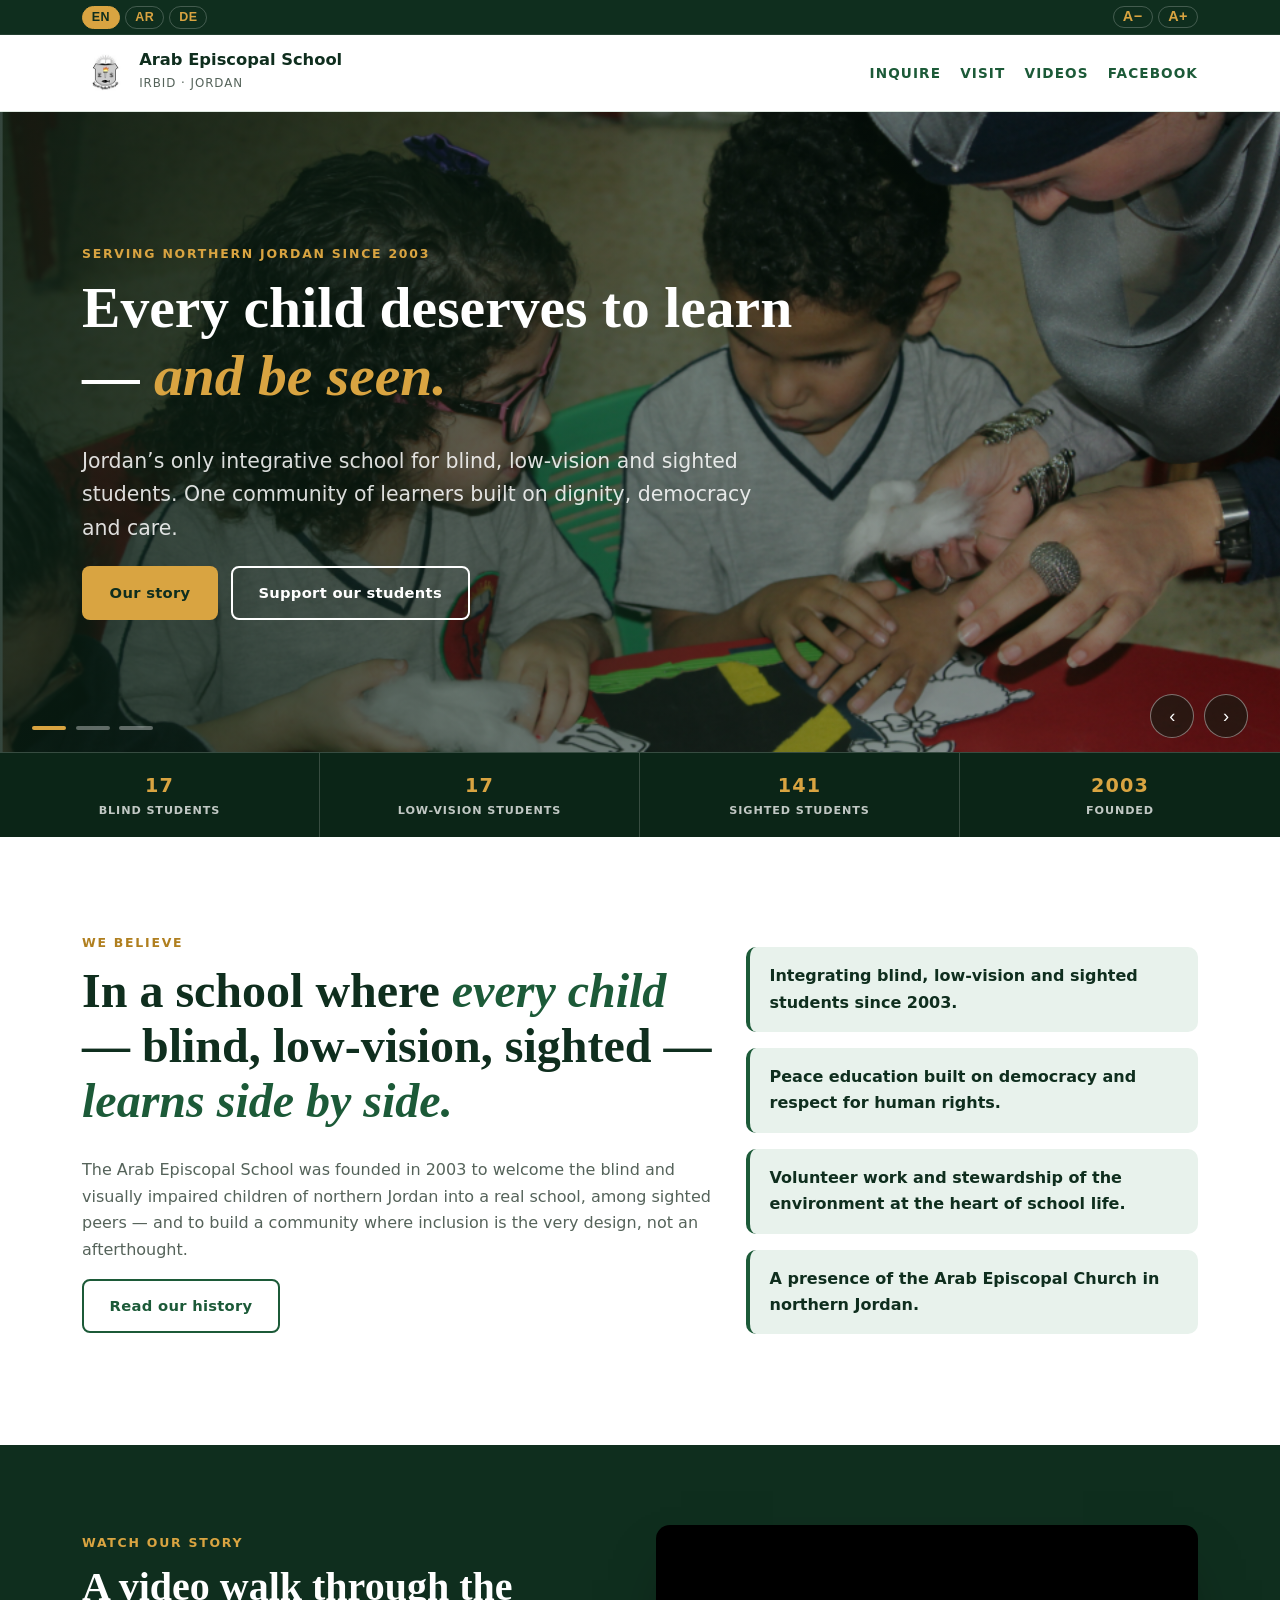
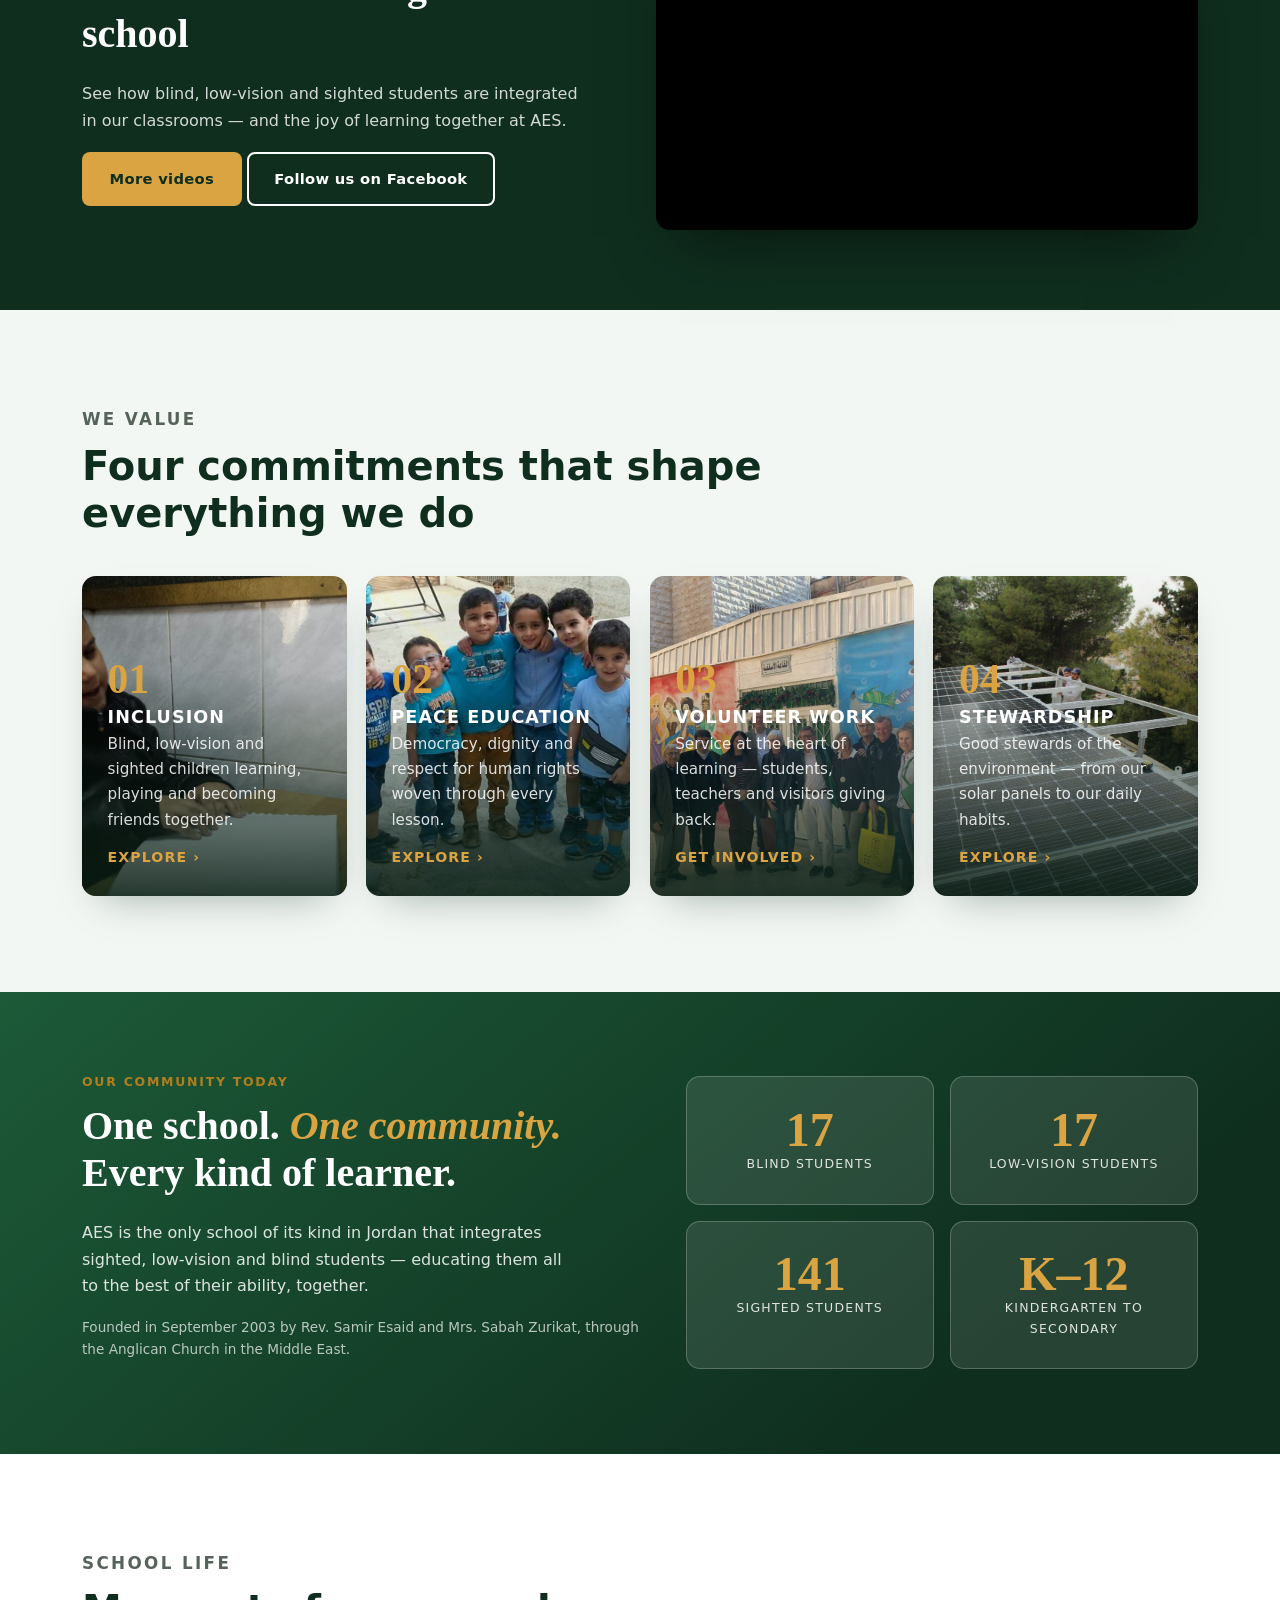
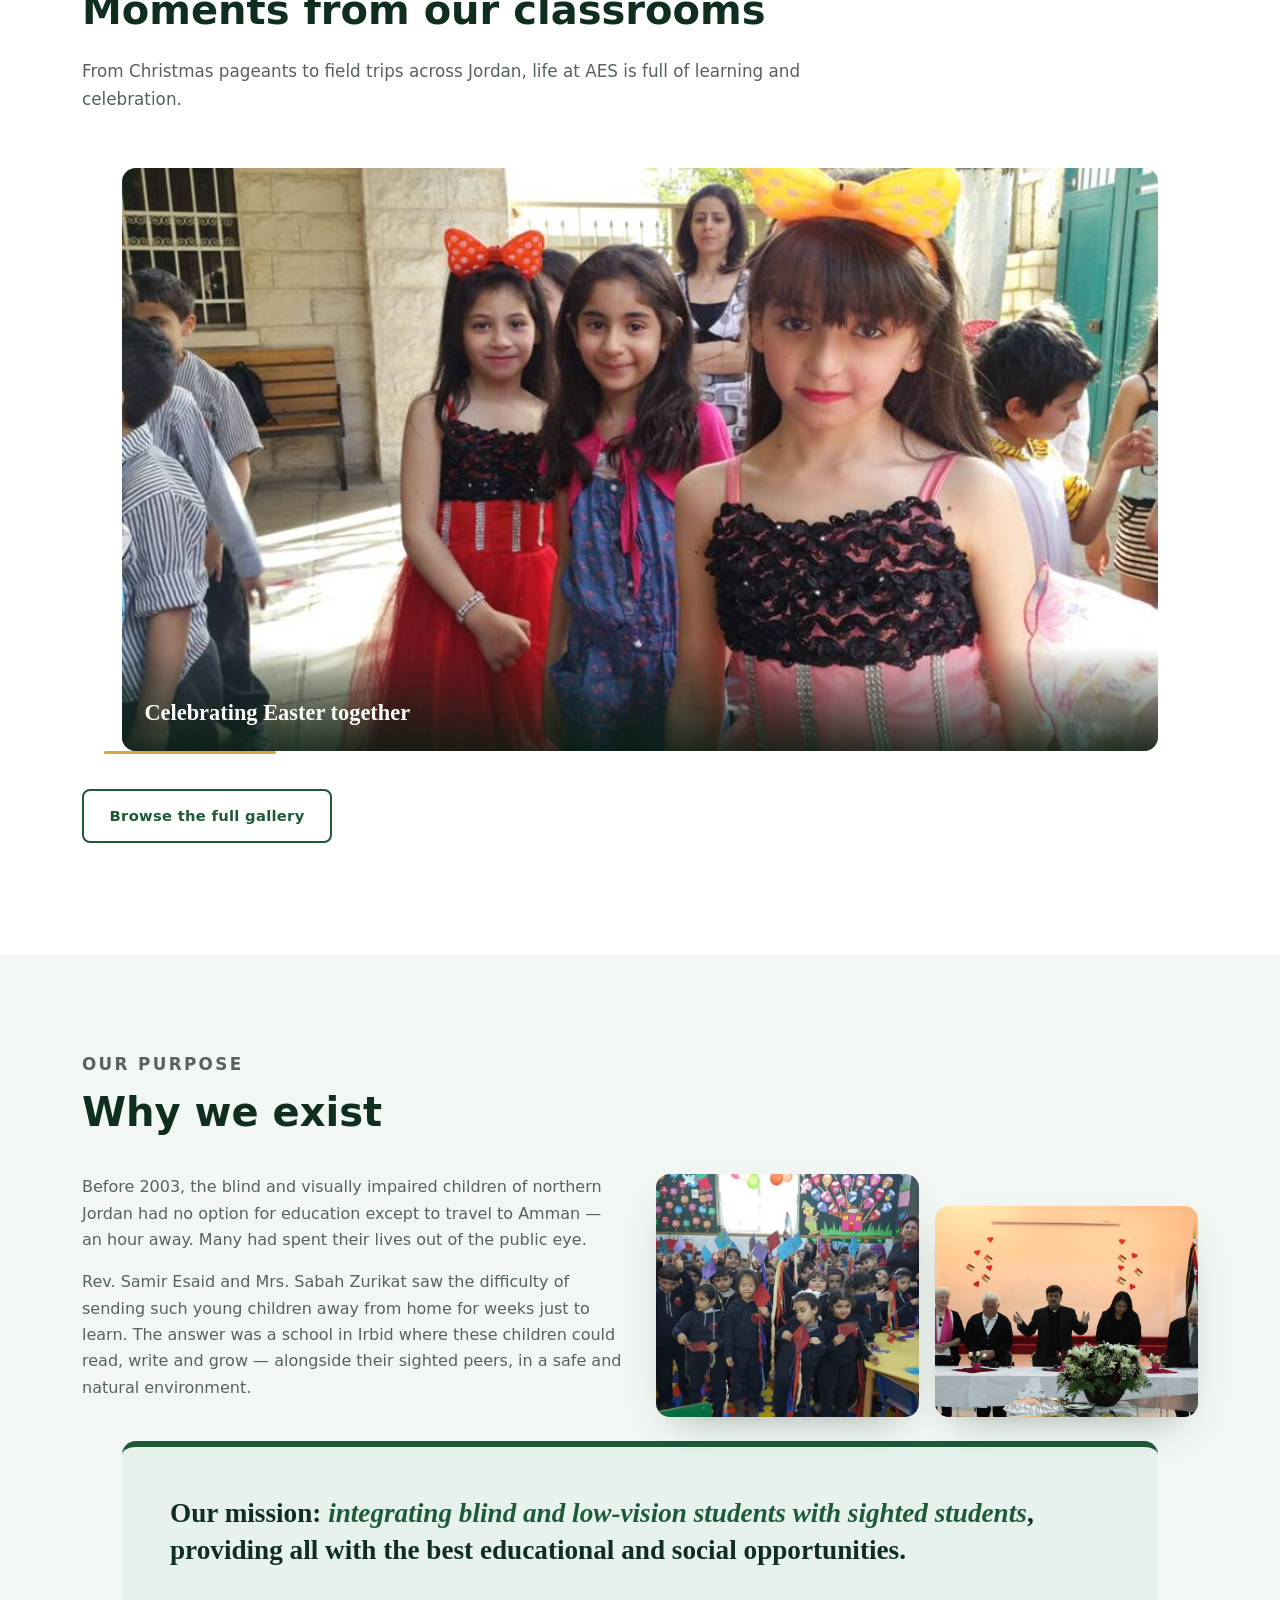
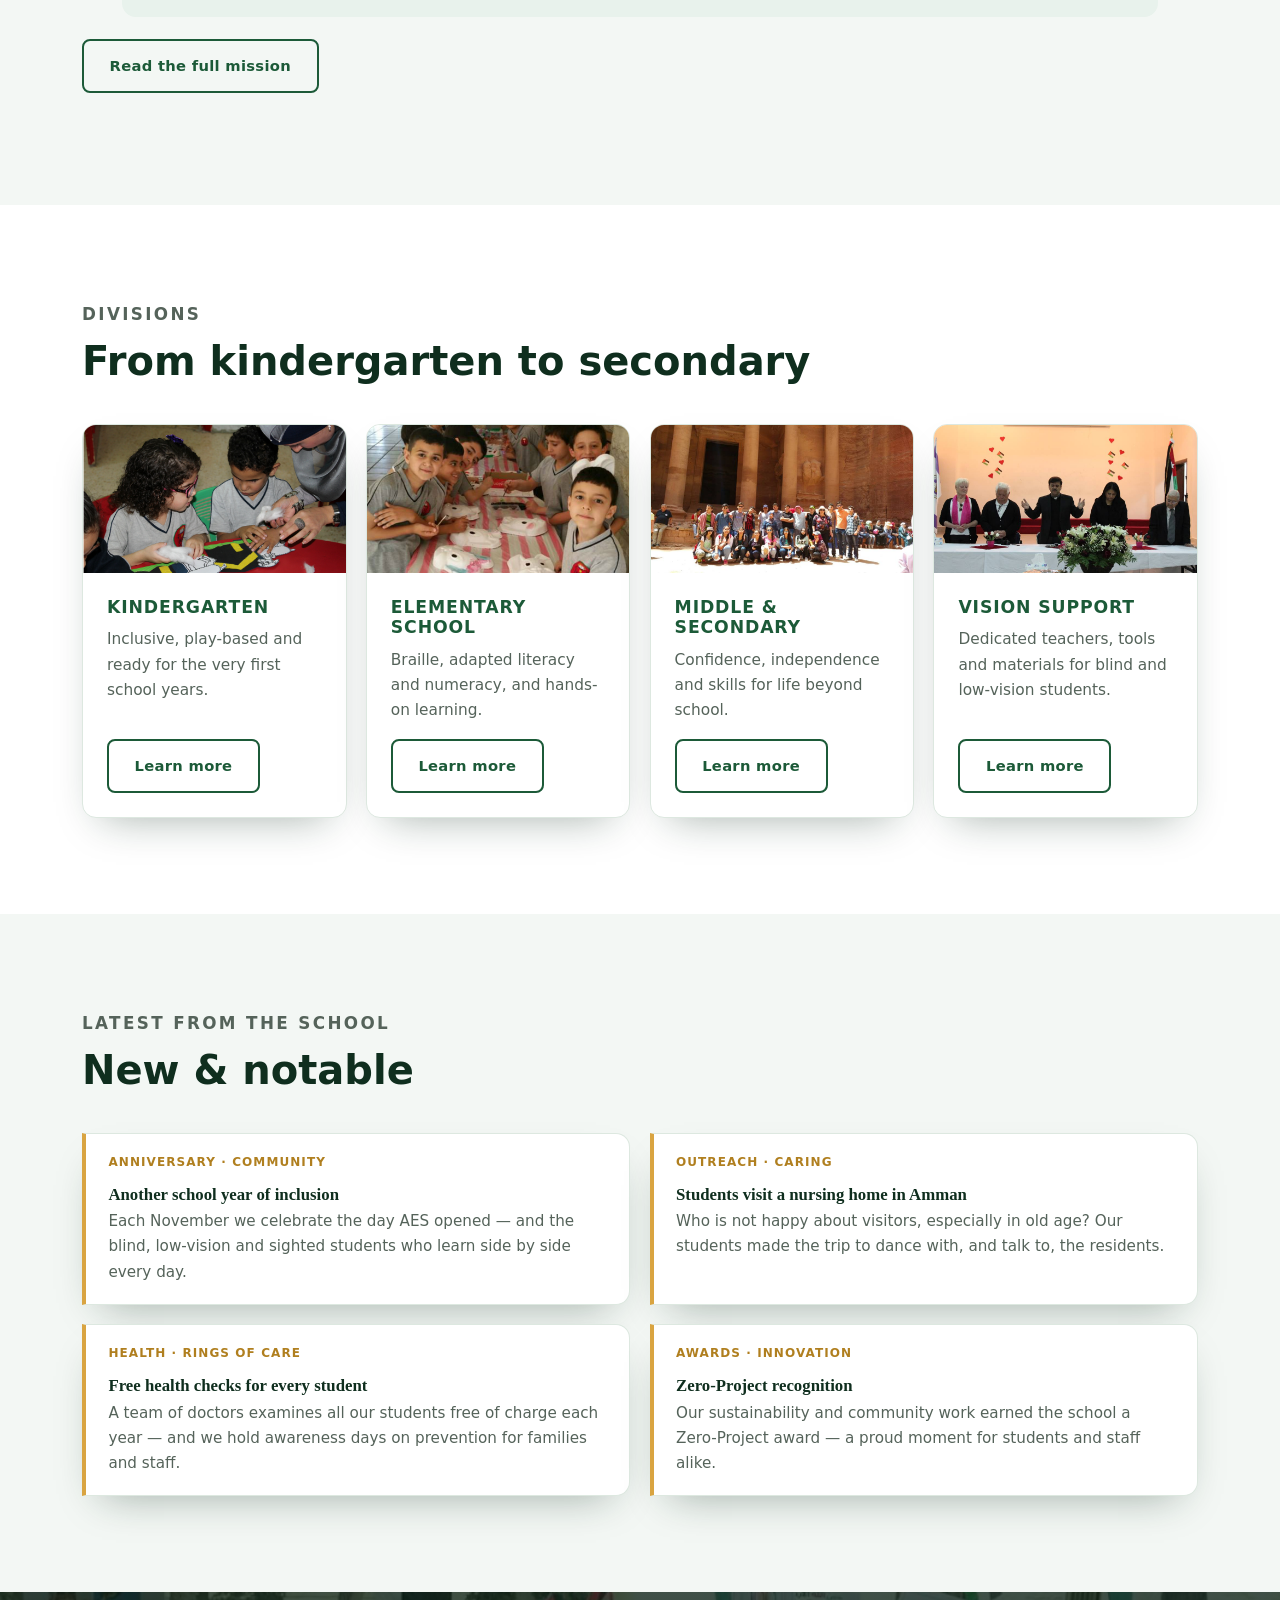
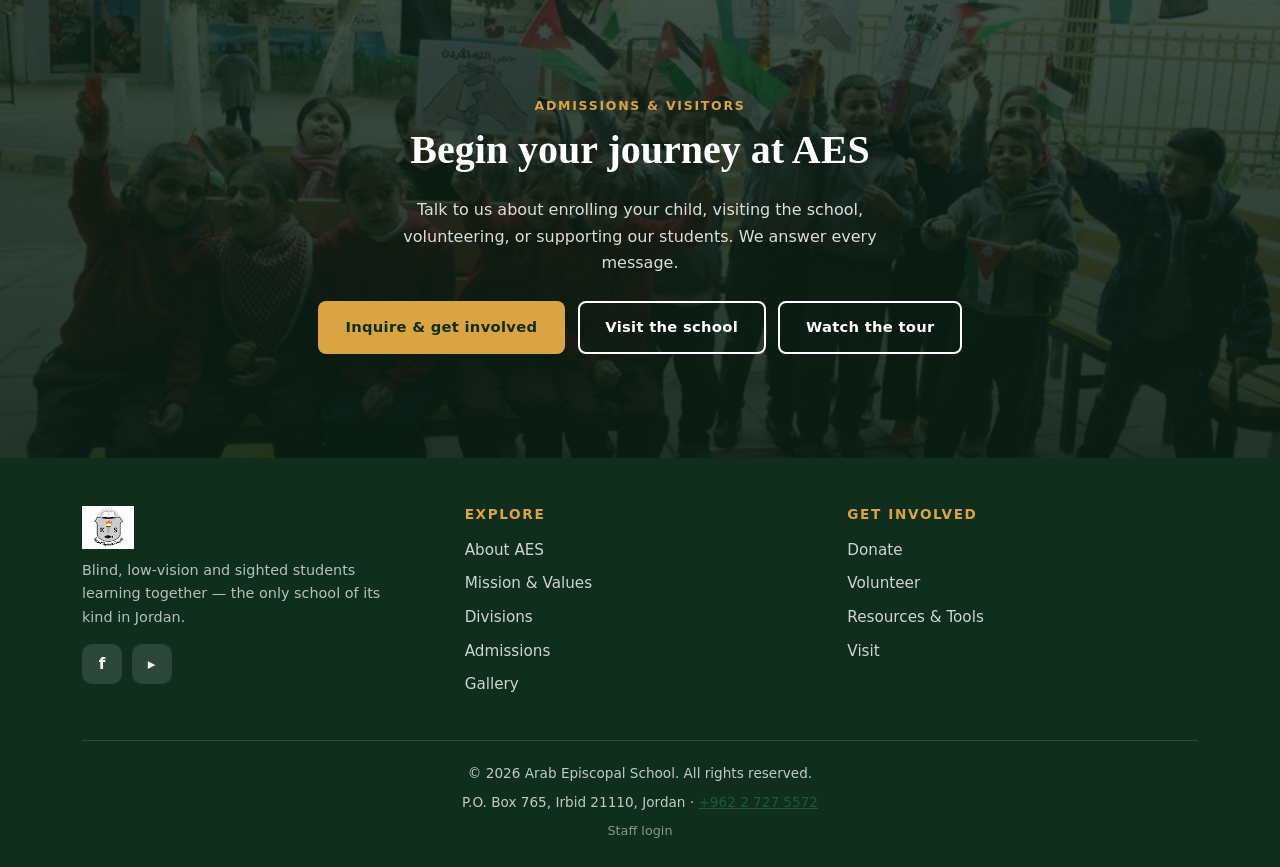
<file: index.html>
<!DOCTYPE html>
<html lang="en">
<head>
  <meta charset="utf-8">
  <meta name="viewport" content="width=device-width, initial-scale=1">
  <meta http-equiv="Content-Security-Policy" content="default-src 'self'; base-uri 'self'; form-action 'self' https://api.formspree.io https://formspree.io https://web3forms.com; frame-src https://www.youtube-nocookie.com https://www.youtube.com https://www.google.com https://maps.google.com; img-src 'self' data: https:; style-src 'self' https://fonts.googleapis.com; script-src 'self'; font-src 'self' https://fonts.gstatic.com; connect-src 'self' https://api.formspree.io https://formspree.io https://web3forms.com; object-src 'none'; upgrade-insecure-requests">
  <title>Arab Episcopal School — Every child deserves to learn | Irbid, Jordan</title>
  <meta name="description" content="Arab Episcopal School (AES) in Irbid, Jordan — the only school of its kind in Jordan, integrating blind, low-vision and sighted students since 2003.">
  <meta name="theme-color" content="#0f2e1e">
  <meta property="og:type" content="website">
  <meta property="og:site_name" content="Arab Episcopal School">
  <meta property="og:title" content="Arab Episcopal School — Every child deserves to learn">
  <meta property="og:description" content="The only school of its kind in Jordan, integrating blind, low-vision and sighted students since 2003.">
  <meta property="og:image" content="images/kindergarten.jpg">
  <meta property="og:url" content="index.html">
  <link rel="icon" type="image/png" href="images/logo.png">
  <link rel="preconnect" href="https://fonts.googleapis.com">
  <link rel="preconnect" href="https://fonts.gstatic.com" crossorigin>
  <link href="https://fonts.googleapis.com/css2?family=Cormorant+Garamond:wght@600;700&family=Inter:wght@400;600;700;800;900&family=Noto+Kufi+Arabic:wght@400;600;700;800&display=swap" rel="stylesheet">
  <link rel="stylesheet" href="css/styles.css">
  <script src="js/i18n.js" defer></script>
  <script src="js/config.js" defer></script>
  <script src="js/main.js" defer></script>
</head>
<body id="home">
  <a class="skip-link" href="#main" data-i18n="skip_main">Skip to main content</a>

  <div class="aes-toolbar">
    <div class="aes-toolbar-inner container">
      <div class="aes-lang" role="group" aria-label="Choose language">
        <button type="button" class="aes-lang-btn is-active" data-lang="en" aria-pressed="true">EN</button>
        <button type="button" class="aes-lang-btn" data-lang="ar" aria-pressed="false">AR</button>
        <button type="button" class="aes-lang-btn" data-lang="de" aria-pressed="false">DE</button>
      </div>
      <div class="aes-fs" role="group" aria-label="Text size">
        <button type="button" class="aes-fs-btn" id="fsDown" aria-label="Decrease text size">A&minus;</button>
        <button type="button" class="aes-fs-btn" id="fsUp" aria-label="Increase text size">A+</button>
      </div>
    </div>
  </div>

  <header class="site-header" id="top">
    <div class="container header-inner">
      <a class="brand" href="index.html" aria-label="Arab Episcopal School — home">
        <img src="images/logo.png" alt="">
        <span class="brand-name">
          <strong>Arab Episcopal School</strong>
          <small data-i18n="brand_sub">Irbid &middot; Jordan</small>
        </span>
      </a>
      <div class="header-toplinks">
        <ul>
          <li><a href="admission.html" data-i18n="top_inquire">Inquire</a></li>
          <li><a href="contact.html" data-i18n="top_visit">Visit</a></li>
          <li><a href="gallery.html#video" data-i18n="top_videos">Videos</a></li>
          <li><a href="https://www.facebook.com/arabepiscopalschool" target="_blank" rel="noopener noreferrer" data-i18n="top_facebook">Facebook</a></li>
        </ul>
      </div>
      <button class="nav-toggle" id="navToggle" type="button" aria-expanded="false" aria-controls="menuOverlay" aria-label="Open menu">
        <span class="nav-toggle-bar"></span>
        <span class="nav-toggle-bar"></span>
        <span class="nav-toggle-bar"></span>
      </button>
    </div>
  </header>

  <div class="menu-overlay" id="menuOverlay">
    <div class="menu-overlay-head">
      <span class="brand-name">
        <strong>Arab Episcopal School</strong>
        <small data-i18n="brand_sub">Irbid &middot; Jordan</small>
      </span>
      <button class="menu-close" id="menuClose" type="button" aria-label="Close menu">&times;</button>
    </div>
    <div class="menu-cols">
      <div class="menu-col">
        <h4 class="menu-col-title" data-i18n="menu_col_believe">We Believe</h4>
        <ul>
          <li><a href="about.html" data-i18n="nav_about">About AES</a></li>
          <li><a href="mission.html" data-i18n="nav_mission">Mission &amp; Values</a></li>
          <li><a href="admission.html" data-i18n="nav_admissions">Admissions</a></li>
          <li><a href="admission.html#involved" data-i18n="nav_involved">Get Involved</a></li>
          <li><a href="gallery.html" data-i18n="nav_life">Life at AES</a></li>
          <li><a href="contact.html" data-i18n="nav_contact">Contact</a></li>
        </ul>
      </div>
      <div class="menu-col">
        <h4 class="menu-col-title" data-i18n="menu_col_div">Divisions</h4>
        <ul>
          <li><a href="divisions.html#kindergarten" data-i18n="menu_div_kind">Kindergarten</a></li>
          <li><a href="divisions.html#elementary" data-i18n="menu_div_elem">Elementary School</a></li>
          <li><a href="divisions.html#secondary" data-i18n="menu_div_sec">Middle &amp; Secondary</a></li>
          <li><a href="divisions.html#support" data-i18n="menu_div_support">Vision Support Program</a></li>
        </ul>
      </div>
      <div class="menu-col">
        <h4 class="menu-col-title" data-i18n="menu_col_quick">Quick Links</h4>
        <ul>
          <li><a href="gallery.html#video" data-i18n="menu_video">Video Tour</a></li>
          <li><a href="https://www.facebook.com/arabepiscopalschool" target="_blank" rel="noopener noreferrer" data-i18n="top_facebook">Facebook</a></li>
          <li><a href="admission.html#donate" data-i18n="menu_donate">Donate</a></li>
          <li><a href="admission.html#volunteer" data-i18n="menu_volunteer">Volunteer</a></li>
          <li><a href="mission.html" data-i18n="menu_mission">Our Mission</a></li>
        </ul>
      </div>
    </div>
  </div>

  <main id="main">

    <!-- Hero slider -->
    <section class="hero" aria-label="Welcome to Arab Episcopal School">
      <div class="hero-slider">
        <div class="hero-slide is-active bg-kindergarten">
          <div class="container">
            <div class="hero-copy">
              <p class="eyebrow" data-i18n="hero1_eyebrow">Serving northern Jordan since 2003</p>
              <h1 data-i18n-html="hero1_h1">Every child deserves to learn — <em>and be seen.</em></h1>
              <p class="lede" data-i18n="hero1_lede">Jordan&rsquo;s only integrative school for blind, low-vision and
                sighted students. One community of learners built on dignity, democracy and care.</p>
              <div class="hero-actions">
                <a class="btn btn-accent" href="about.html" data-i18n="btn_story">Our story</a>
                <a class="btn btn-outline" href="admission.html#donate" data-i18n="btn_support">Support our students</a>
              </div>
            </div>
          </div>
        </div>

        <div class="hero-slide bg-kids-and-kites">
          <div class="container">
            <div class="hero-copy">
              <p class="eyebrow" data-i18n="hero2_eyebrow">Inclusive from the earliest years</p>
              <h1 data-i18n-html="hero2_h1">Blind, low-vision and sighted peers — <em>one classroom.</em></h1>
              <p class="lede" data-i18n="hero2_lede">From kindergarten through secondary, our students learn, play and grow
                together in a safe and natural environment.</p>
              <div class="hero-actions">
                <a class="btn btn-accent" href="divisions.html" data-i18n="btn_divs">Explore the divisions</a>
                <a class="btn btn-outline" href="mission.html" data-i18n="btn_mission">Mission &amp; values</a>
              </div>
            </div>
          </div>
        </div>

        <div class="hero-slide bg-christmas-2016a">
          <div class="container">
            <div class="hero-copy">
              <p class="eyebrow" data-i18n="hero3_eyebrow">A first of its kind</p>
              <h1 data-i18n-html="hero3_h1">The only school of its kind <em>in Jordan.</em></h1>
              <p class="lede" data-i18n="hero3_lede">Walk through our classrooms and see how we integrate blind, low-vision
                and sighted students side by side.</p>
              <div class="hero-actions">
                <a class="btn btn-accent" href="gallery.html#video" data-i18n="btn_tour">Watch the tour</a>
                <a class="btn btn-outline" href="gallery.html" data-i18n="btn_morevids">More videos</a>
              </div>
            </div>
          </div>
        </div>

        <div class="hero-nav">
          <div class="hero-dots" role="tablist" aria-label="Hero slides"></div>
          <div class="hero-arrows">
            <button class="hero-prev" type="button" aria-label="Previous slide">&lsaquo;</button>
            <button class="hero-next" type="button" aria-label="Next slide">&rsaquo;</button>
          </div>
        </div>
      </div>
      <div class="hero-strip" aria-hidden="true">
        <span>17<small data-i18n="stat_blind">Blind students</small></span>
        <span>17<small data-i18n="stat_lowvision">Low-vision students</small></span>
        <span>141<small data-i18n="stat_sighted">Sighted students</small></span>
        <span>2003<small data-i18n="stat_founded">Founded</small></span>
      </div>
    </section>

    <!-- We Believe -->
    <section class="section we-believe" aria-labelledby="believe-title">
      <div class="container we-believe-inner">
        <div class="we-believe-text">
          <p class="eyebrow" data-i18n="sec_believe_eyebrow">We Believe</p>
          <h2 class="lead-statement" id="believe-title" data-i18n-html="believe_h2">In a school where <em>every child</em> —
            blind, low-vision, sighted — <em>learns side by side.</em></h2>
          <p class="text-body" data-i18n="idx_hist_lead">The Arab Episcopal School was founded in 2003 to welcome the blind
            and visually impaired children of northern Jordan into a real school, among sighted peers —
            and to build a community where inclusion is the very design, not an afterthought.</p>
          <p><a class="btn btn-ghost" href="about.html" data-i18n="btn_history">Read our history</a></p>
        </div>
        <div class="we-believe-facts">
          <div class="fact-chip" data-i18n="fact1">Integrating blind, low-vision and sighted students since 2003.</div>
          <div class="fact-chip" data-i18n="fact2">Peace education built on democracy and respect for human rights.</div>
          <div class="fact-chip" data-i18n="fact3">Volunteer work and stewardship of the environment at the heart of school life.</div>
          <div class="fact-chip" data-i18n="fact4">A presence of the Arab Episcopal Church in northern Jordan.</div>
        </div>
      </div>
    </section>

    <!-- Video banner -->
    <section class="video-banner" aria-labelledby="video-title">
      <div class="container">
        <div>
          <p class="eyebrow" data-i18n="sec_video_eyebrow">Watch Our Story</p>
          <h2 id="video-title" data-i18n="video_h2">A video walk through the school</h2>
          <p data-i18n="idx_video_note">See how blind, low-vision and sighted students are integrated in our classrooms — and the
            joy of learning together at AES.</p>
          <p class="mt-s">
            <a class="btn btn-accent" href="gallery.html#video" data-i18n="btn_morevids">More videos</a>
            <a class="btn btn-outline" href="https://www.facebook.com/arabepiscopalschool" target="_blank" rel="noopener noreferrer" data-i18n="btn_follow_fb">Follow us on Facebook</a>
          </p>
        </div>
        <div class="video-frame">
          <iframe src="https://www.youtube-nocookie.com/embed/LhKx57SuCsM" title="Video Tour of Arab Episcopal School" data-i18n-title="video_iframe_title"
            allow="accelerometer; autoplay; clipboard-write; encrypted-media; gyroscope; picture-in-picture"
            allowfullscreen loading="lazy"></iframe>
        </div>
      </div>
    </section>

    <!-- We Value -->
    <section class="section section-tint" aria-labelledby="values-title">
      <div class="container">
        <div class="section-head">
          <p class="eyebrow" data-i18n="sec_values_eyebrow">We Value</p>
          <h2 id="values-title" data-i18n="values_h2">Four commitments that shape everything we do</h2>
        </div>
        <div class="value-grid">
          <a class="value-card bg-classroom-1" href="mission.html">
            <div class="value-card-body">
              <span class="value-number">01</span>
              <h3 data-i18n="card_inclusion_h">Inclusion</h3>
              <p data-i18n="card_inclusion_p">Blind, low-vision and sighted children learning, playing and becoming friends together.</p>
              <span class="card-link" data-i18n="card_link">Explore &rsaquo;</span>
            </div>
          </a>
          <a class="value-card bg-blue-day" href="mission.html">
            <div class="value-card-body">
              <span class="value-number">02</span>
              <h3 data-i18n="card_peace_h">Peace Education</h3>
              <p data-i18n="card_peace_p">Democracy, dignity and respect for human rights woven through every lesson.</p>
              <span class="card-link" data-i18n="card_link">Explore &rsaquo;</span>
            </div>
          </a>
          <a class="value-card bg-german-visitors" href="admission.html#volunteer">
            <div class="value-card-body">
              <span class="value-number">03</span>
              <h3 data-i18n="card_vol_h">Volunteer Work</h3>
              <p data-i18n="card_vol_p">Service at the heart of learning — students, teachers and visitors giving back.</p>
              <span class="card-link" data-i18n="btn_involved">Get involved &rsaquo;</span>
            </div>
          </a>
          <a class="value-card bg-solar-panels" href="mission.html">
            <div class="value-card-body">
              <span class="value-number">04</span>
              <h3 data-i18n="card_steward_h">Stewardship</h3>
              <p data-i18n="card_steward_p">Good stewards of the environment — from our solar panels to our daily habits.</p>
              <span class="card-link" data-i18n="card_link">Explore &rsaquo;</span>
            </div>
          </a>
        </div>
      </div>
    </section>

    <!-- Stats band -->
    <section class="stats-band" aria-labelledby="stats-title">
      <div class="container">
        <div>
          <p class="eyebrow" data-i18n="stats_eyebrow">Our Community Today</p>
          <h2 id="stats-title" data-i18n-html="stats_h2">One school. <em>One community.</em> Every kind of learner.</h2>
          <p class="text-light maxw-48" data-i18n="idx_stats_note">AES is the only school of its kind in
            Jordan that integrates sighted, low-vision and blind students — educating them all to the
            best of their ability, together.</p>
          <p class="stat-note" data-i18n="idx_stat_note">Founded in September 2003 by Rev. Samir Esaid and Mrs. Sabah Zurikat, through the Anglican Church in the Middle East.</p>
        </div>
        <div>
          <div class="stats-array">
            <div class="stat-block">
              <div class="num">17</div>
              <div class="lbl" data-i18n="stat_blind">Blind students</div>
            </div>
            <div class="stat-block">
              <div class="num">17</div>
              <div class="lbl" data-i18n="stat_lowvision">Low-vision students</div>
            </div>
            <div class="stat-block">
              <div class="num">141</div>
              <div class="lbl" data-i18n="stat_sighted">Sighted students</div>
            </div>
            <div class="stat-block">
              <div class="num">K&ndash;12</div>
              <div class="lbl" data-i18n="stat_ktosec">Kindergarten to secondary</div>
            </div>
          </div>
        </div>
      </div>
    </section>

    <!-- Life at AES -->
    <section class="section" aria-labelledby="life-title">
      <div class="container">
        <div class="section-head">
          <p class="eyebrow" data-i18n="sec_life_eyebrow">School Life</p>
          <h2 id="life-title" data-i18n="life_h2">Moments from our classrooms</h2>
          <p data-i18n="idx_life_note">From Christmas pageants to field trips across Jordan, life at AES is full of learning and celebration.</p>
        </div>
        <div class="feature-slider" data-feature-slider>
          <figure class="feature-slide">
            <img src="images/easter.jpg" alt="Students celebrating Easter at school">
            <figcaption class="f-caption" data-i18n="cap_easter">Celebrating Easter together</figcaption>
          </figure>
          <figure class="feature-slide">
            <img src="images/christmas-pageant.jpg" alt="The kindergarten class performing at the Christmas pageant">
            <figcaption class="f-caption" data-i18n="cap_pageant">The kindergarten Christmas pageant</figcaption>
          </figure>
          <figure class="feature-slide">
            <img src="images/ajlun-trip.jpg" alt="Students on a school trip to Ajlun">
            <figcaption class="f-caption" data-i18n="cap_ajlun">A school trip to Ajlun</figcaption>
          </figure>
          <figure class="feature-slide">
            <img src="images/blue-day.jpg" alt="Students taking part in Blue Day">
            <figcaption class="f-caption" data-i18n="cap_blueday">Blue Day fun</figcaption>
          </figure>
          <figure class="feature-slide">
            <img src="images/zumba.jpg" alt="Students enjoying a Zumba class">
            <figcaption class="f-caption" data-i18n="cap_zumba">Zumba in the great hall</figcaption>
          </figure>
          <figure class="feature-slide">
            <img src="images/choir-dead-sea.jpg" alt="The AES choir performing at the Dead Sea">
            <figcaption class="f-caption" data-i18n="cap_deadsea">The AES choir at the Dead Sea</figcaption>
          </figure>
          <div class="f-thumbs" role="tablist" aria-label="Photo slides"></div>
        </div>
        <p class="mt-m"><a class="btn btn-ghost" href="gallery.html" data-i18n="btn_gallery">Browse the full gallery</a></p>
      </div>
    </section>

    <!-- Mission -->
    <section class="section section-tint" aria-labelledby="mission-title">
      <div class="container">
        <div class="section-head">
          <p class="eyebrow" data-i18n="sec_purpose_eyebrow">Our Purpose</p>
          <h2 id="mission-title" data-i18n="purpose_h2">Why we exist</h2>
        </div>
        <div class="two-col">
          <div class="prose">
            <p data-i18n="idx_believe1">Before 2003, the blind and visually impaired children of northern Jordan had no option
              for education except to travel to Amman — an hour away. Many had spent their lives out of
              the public eye.</p>
            <p data-i18n="idx_believe2">Rev. Samir Esaid and Mrs. Sabah Zurikat saw the difficulty of sending such young children
              away from home for weeks just to learn. The answer was a school in Irbid where these
              children could read, write and grow — alongside their sighted peers, in a safe and natural
              environment.</p>
          </div>
          <div class="photo-duo at-50">
            <figure><img src="images/kids-and-kites.jpg" alt="A creative classroom activity with kites"></figure>
            <figure><img src="images/guest-visit.jpg" alt="Visitors meeting students at AES"></figure>
          </div>
        </div>
        <blockquote class="mission-statement">
          <p data-i18n-html="idx_mission_para">Our mission: <em>integrating blind and low-vision students with sighted students</em>,
            providing all with the best educational and social opportunities.</p>
        </blockquote>
        <p class="mt-m"><a class="btn btn-ghost" href="mission.html" data-i18n="btn_full_mission">Read the full mission</a></p>
      </div>
    </section>

    <!-- Divisions -->
    <section class="section" aria-labelledby="divisions-title">
      <div class="container">
        <div class="section-head">
          <p class="eyebrow" data-i18n="divisions_tag">Divisions</p>
          <h2 id="divisions-title" data-i18n="divisions_h1">From kindergarten to secondary</h2>
        </div>
        <div class="div-grid">
          <article class="div-card">
            <figure><img src="images/kindergarten.jpg" alt="Kindergarten class at AES"></figure>
            <div class="div-card-body">
              <h3 data-i18n="menu_div_kind">Kindergarten</h3>
              <p data-i18n="idx_div_kin_p">Inclusive, play-based and ready for the very first school years.</p>
              <a class="btn btn-ghost" href="divisions.html#kindergarten" data-i18n="btn_learn">Learn more</a>
            </div>
          </article>
          <article class="div-card">
            <figure><img src="images/grade-two.jpg" alt="Second grade classroom"></figure>
            <div class="div-card-body">
              <h3 data-i18n="menu_div_elem">Elementary School</h3>
              <p data-i18n="idx_div_elem_p">Braille, adapted literacy and numeracy, and hands-on learning.</p>
              <a class="btn btn-ghost" href="divisions.html#elementary" data-i18n="btn_learn">Learn more</a>
            </div>
          </article>
          <article class="div-card">
            <figure><img src="images/petra.jpg" alt="Students at Petra"></figure>
            <div class="div-card-body">
              <h3 data-i18n="menu_div_sec">Middle &amp; Secondary</h3>
              <p data-i18n="idx_div_sec_p">Confidence, independence and skills for life beyond school.</p>
              <a class="btn btn-ghost" href="divisions.html#secondary" data-i18n="btn_learn">Learn more</a>
            </div>
          </article>
          <article class="div-card">
            <figure><img src="images/guest-visit.jpg" alt="Vision support in action"></figure>
            <div class="div-card-body">
              <h3 data-i18n="menu_div_support">Vision Support</h3>
              <p data-i18n="idx_div_sup_p">Dedicated teachers, tools and materials for blind and low-vision students.</p>
              <a class="btn btn-ghost" href="divisions.html#support" data-i18n="btn_learn">Learn more</a>
            </div>
          </article>
        </div>
      </div>
    </section>

    <!-- News -->
    <section class="section section-tint" aria-labelledby="news-title">
      <div class="container">
        <div class="section-head">
          <p class="eyebrow" data-i18n="sec_values_news_eyebrow">Latest from the School</p>
          <h2 id="news-title" data-i18n="news_h2">New &amp; notable</h2>
        </div>
        <div class="news-grid">
          <article class="news-card">
            <p class="news-date" data-i18n="news1_date">Anniversary &middot; Community</p>
            <h3 data-i18n="news1_h">Another school year of inclusion</h3>
            <p data-i18n="idx_news1_p">Each November we celebrate the day AES opened — and the blind, low-vision and sighted
              students who learn side by side every day.</p>
          </article>
          <article class="news-card">
            <p class="news-date" data-i18n="news2_date">Outreach &middot; Caring</p>
            <h3 data-i18n="news2_h">Students visit a nursing home in Amman</h3>
            <p data-i18n="idx_news2_p">Who is not happy about visitors, especially in old age? Our students made the trip to
              dance with, and talk to, the residents.</p>
          </article>
          <article class="news-card">
            <p class="news-date" data-i18n="news3_date">Health &middot; Rings of Care</p>
            <h3 data-i18n="news3_h">Free health checks for every student</h3>
            <p data-i18n="idx_news3_p">A team of doctors examines all our students free of charge each year — and we hold
              awareness days on prevention for families and staff.</p>
          </article>
          <article class="news-card">
            <p class="news-date" data-i18n="news4_date">Awards &middot; Innovation</p>
            <h3 data-i18n="news4_h">Zero-Project recognition</h3>
            <p data-i18n="idx_news4_p">Our sustainability and community work earned the school a Zero-Project award — a proud
              moment for students and staff alike.</p>
          </article>
        </div>
      </div>
    </section>

    <!-- CTA -->
    <section class="cta-band bg-second-grade" aria-labelledby="cta-title">
      <div class="container">
        <p class="eyebrow" data-i18n="cta_eyebrow">Admissions &amp; Visitors</p>
        <h2 id="cta-title" data-i18n="cta_h2">Begin your journey at AES</h2>
        <p class="lede" data-i18n="idx_cta_lede">Talk to us about enrolling your child, visiting the school, volunteering, or
          supporting our students. We answer every message.</p>
        <div class="cta-actions">
          <a class="btn btn-accent" href="admission.html" data-i18n="btn_inquire">Inquire &amp; get involved</a>
          <a class="btn btn-outline" href="contact.html" data-i18n="btn_visit">Visit the school</a>
          <a class="btn btn-outline" href="gallery.html#video" data-i18n="btn_tour">Watch the tour</a>
        </div>
      </div>
    </section>
  </main>

  <footer class="site-footer">
    <div class="container">
      <div class="footer-cols">
        <div class="footer-col footer-brand">
          <img src="images/logo.png" alt="Arab Episcopal School">
          <p data-i18n="footer_tagline">Blind, low-vision and sighted students learning together — the only school of its kind in Jordan.</p>
          <div class="footer-social">
            <a href="https://www.facebook.com/arabepiscopalschool" target="_blank" rel="noopener noreferrer" aria-label="Facebook">f</a>
            <a href="https://www.youtube.com/watch?v=LhKx57SuCsM" target="_blank" rel="noopener noreferrer" aria-label="YouTube video tour">&#9656;</a>
          </div>
        </div>
        <div class="footer-col">
          <h4 data-i18n="footer_explore">Explore</h4>
          <ul>
            <li><a href="about.html" data-i18n="nav_about">About AES</a></li>
            <li><a href="mission.html" data-i18n="nav_mission">Mission &amp; Values</a></li>
            <li><a href="divisions.html" data-i18n="divisions_tag">Divisions</a></li>
            <li><a href="admission.html" data-i18n="nav_admissions">Admissions</a></li>
            <li><a href="gallery.html" data-i18n="footer_gallery">Gallery</a></li>
          </ul>
        </div>
        <div class="footer-col">
          <h4 data-i18n="nav_involved">Get Involved</h4>
          <ul>
            <li><a href="admission.html#donate" data-i18n="menu_donate">Donate</a></li>
            <li><a href="admission.html#volunteer" data-i18n="menu_volunteer">Volunteer</a></li>
            <li><a href="admission.html#involved" data-i18n="footer_resources">Resources &amp; Tools</a></li>
            <li><a href="contact.html" data-i18n="top_visit">Visit</a></li>
          </ul>
        </div>
      </div>
      <div class="footer-bottom">
        <p data-i18n="footer_rights">&copy; <span id="year">2026</span> Arab Episcopal School. All rights reserved.</p>
        <p>P.O. Box 765, Irbid 21110, Jordan &middot; <a href="tel:+96227275572">+962 2 727 5572</a></p>
        <p><a class="staff-login" href="admin/" data-i18n="footer_staff">Staff login</a></p>
      </div>
    </div>
  </footer>
</body>
</html>
</file>
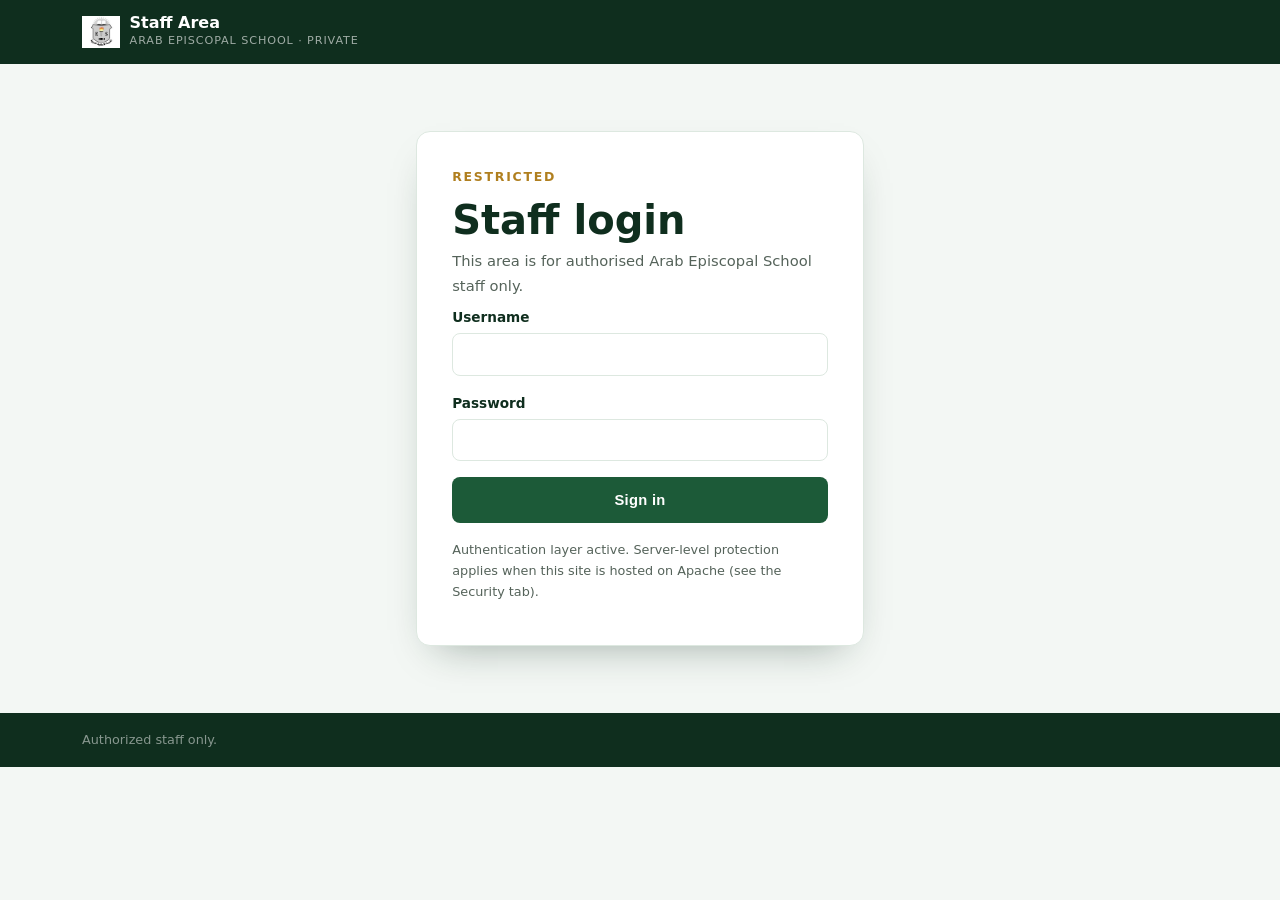
<file: admin/index.html>
<!DOCTYPE html>
<html lang="en">
<head>
  <meta charset="utf-8">
  <meta name="viewport" content="width=device-width, initial-scale=1">
  <meta name="robots" content="noindex, nofollow">
  <title>Staff Area — Arab Episcopal School</title>
  <link rel="icon" type="image/png" href="../images/logo.png">
  <link rel="stylesheet" href="../css/styles.css">
  <script src="../js/config.js" defer></script>
  <script src="js/bcrypt.js" defer></script>
  <script src="../js/auth.js" defer></script>
  <script src="js/admin.js" defer></script>
</head>
<body class="admin-body">
  <a class="skip-link" href="#adminMain">Skip to content</a>

  <header class="admin-topbar" id="adminTopbar">
    <div class="container admin-topbar-inner">
      <span class="admin-brand">
        <img src="../images/logo.png" alt="">
        <span><strong>Staff Area</strong><small>Arab Episcopal School &middot; Private</small></span>
      </span>
      <div class="admin-top-right" id="adminTopRight"></div>
    </div>
  </header>

  <main class="admin-main" id="adminMain" tabindex="-1"></main>

  <footer class="admin-foot">
    <div class="container">
      <p>Authorized staff only.</p>
    </div>
  </footer>
</body>
</html>
</file>
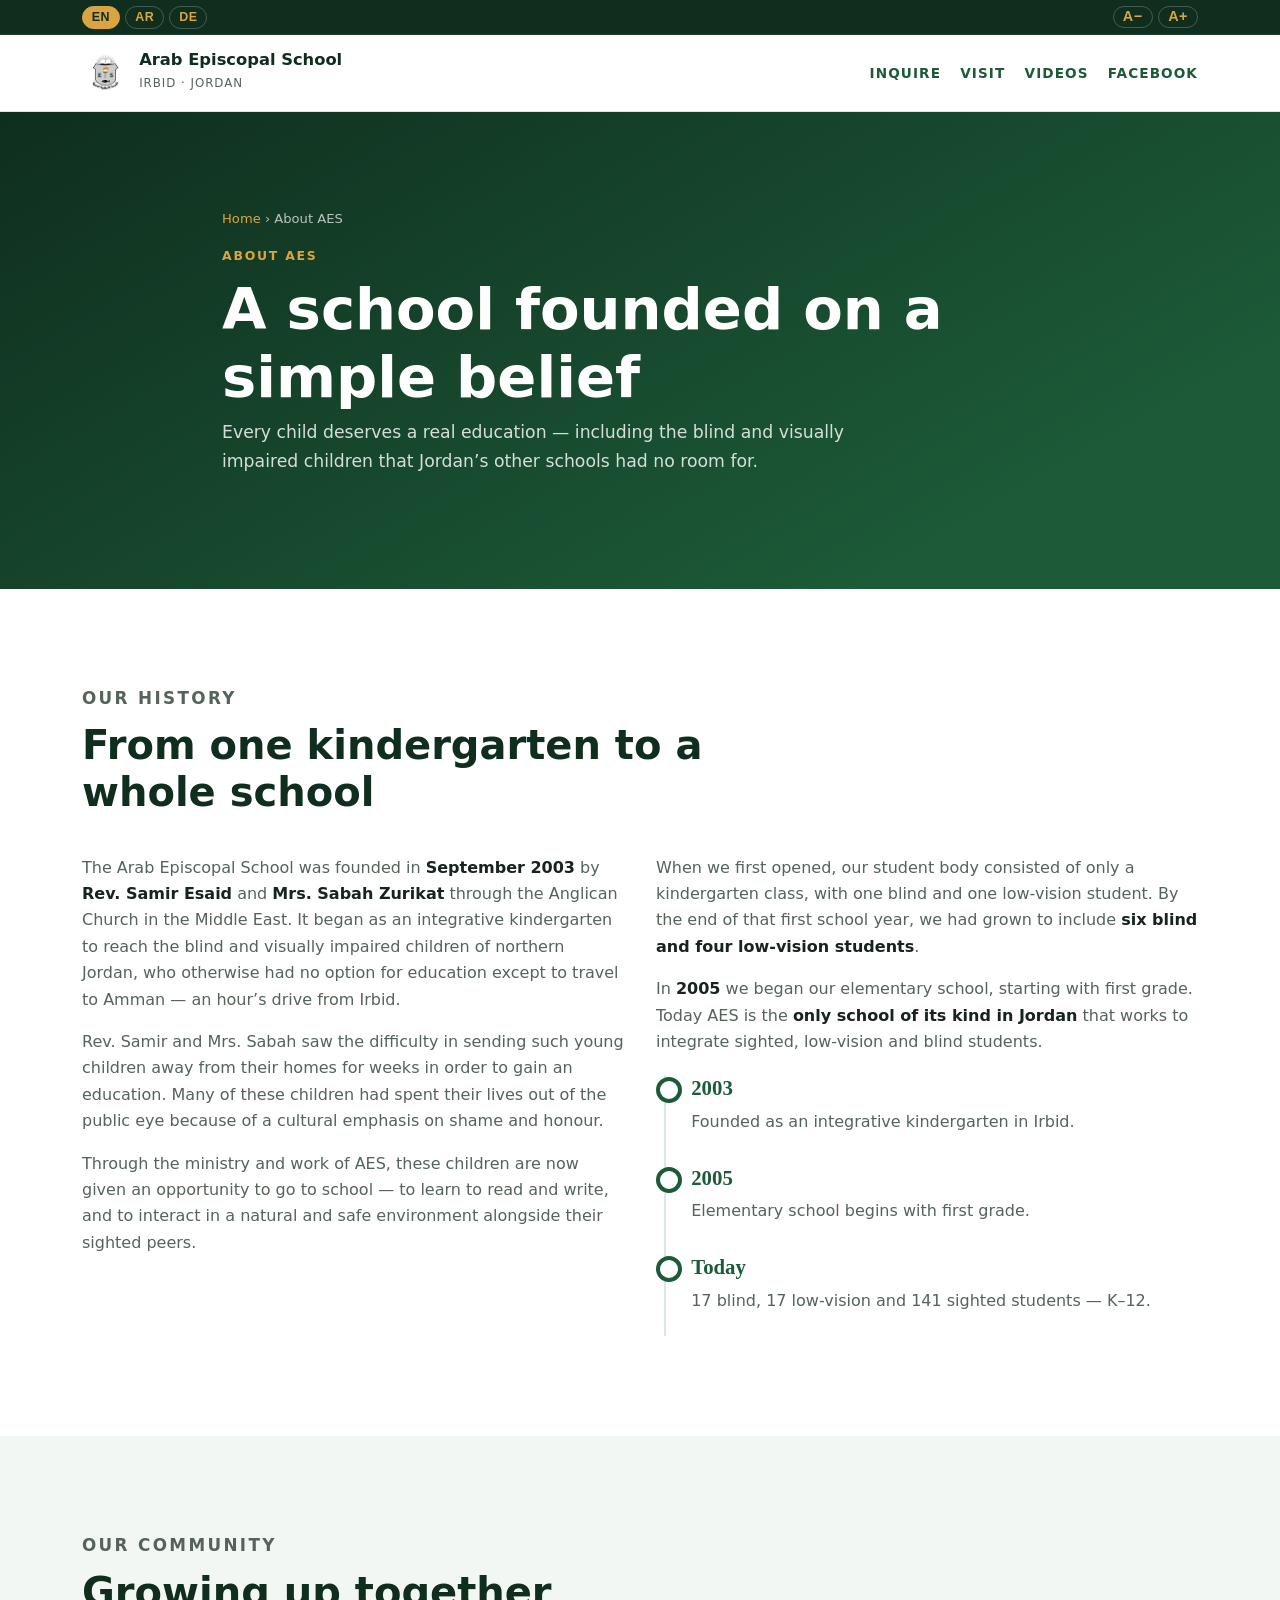
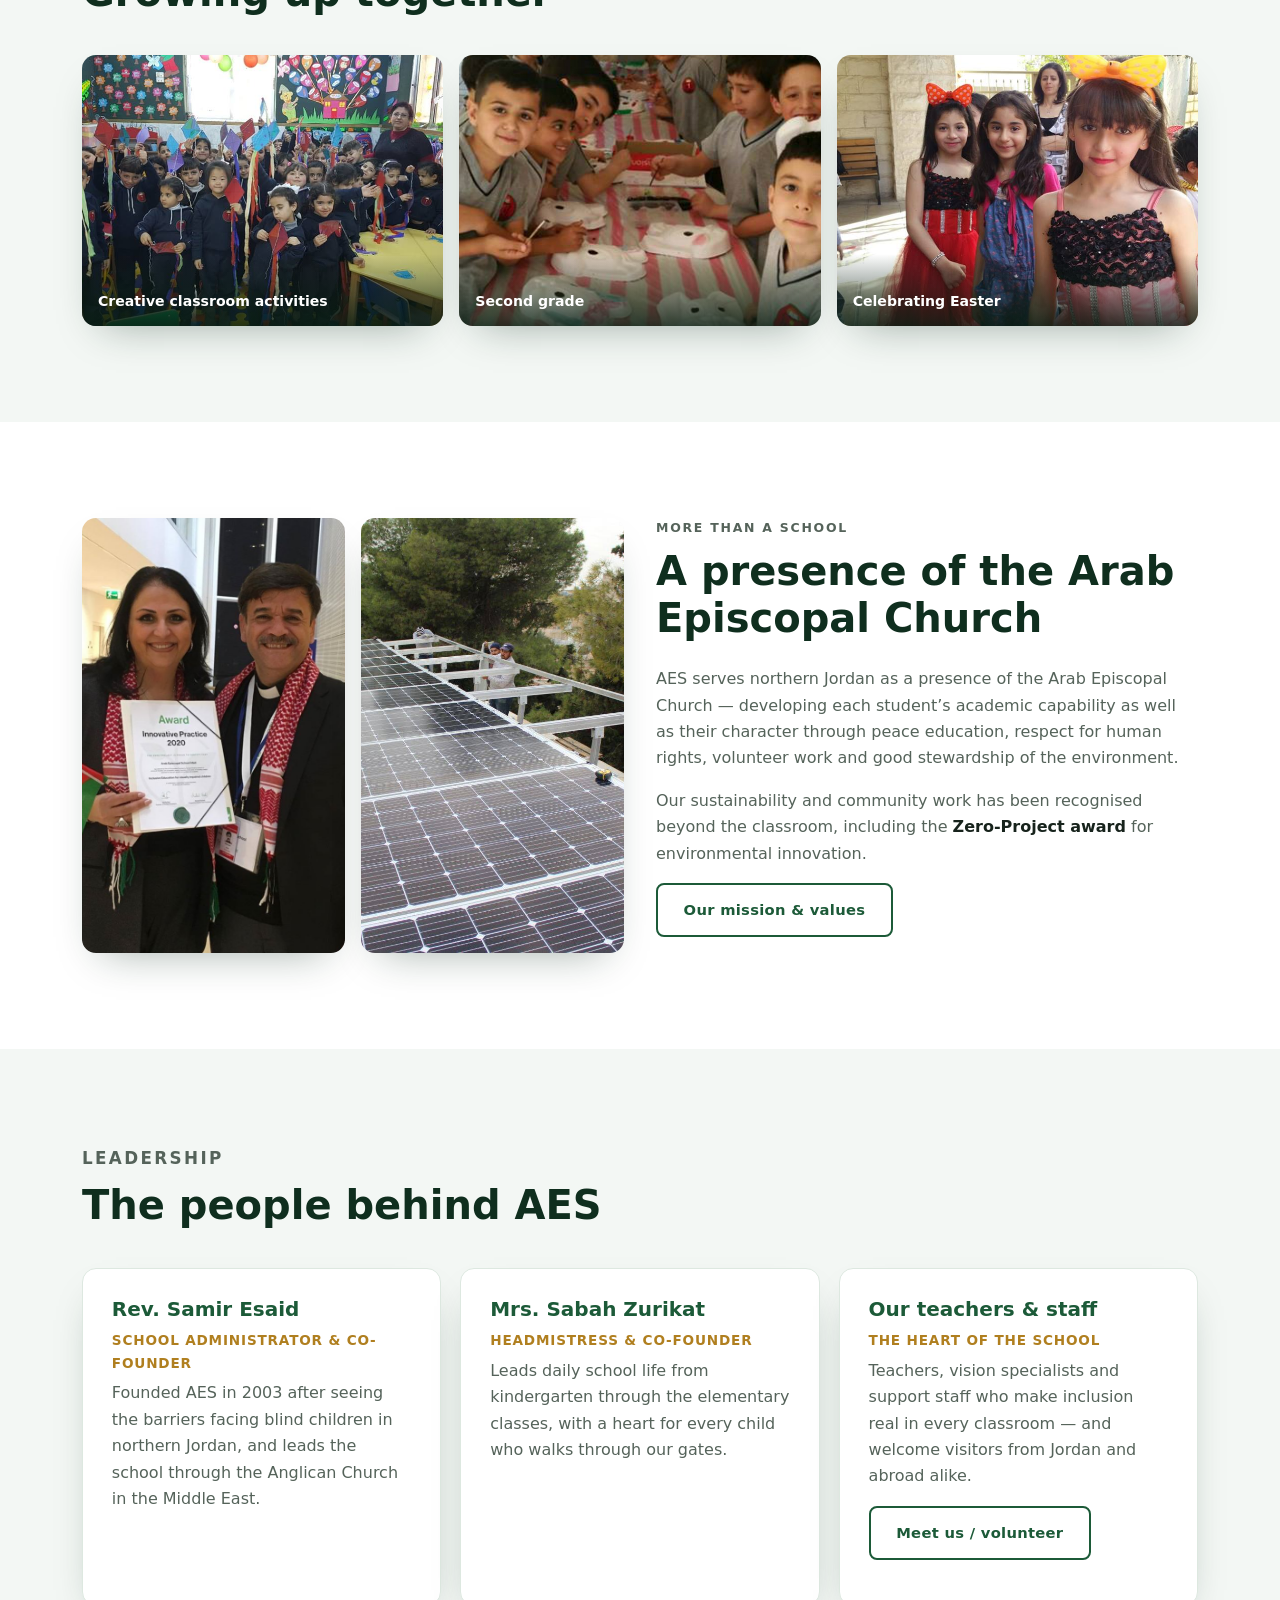
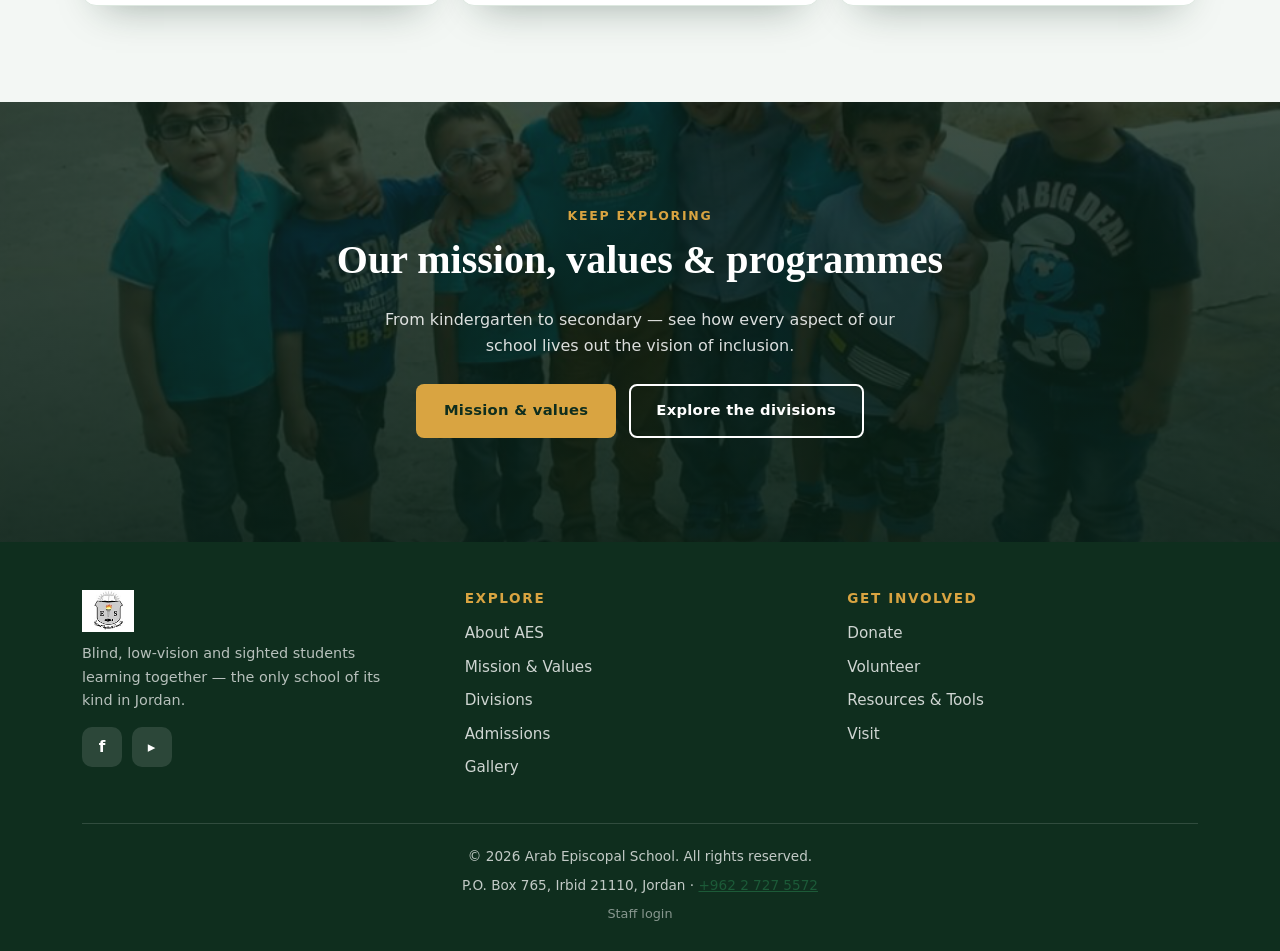
<file: about.html>
<!DOCTYPE html>
<html lang="en">
<head>
  <meta charset="utf-8">
  <meta name="viewport" content="width=device-width, initial-scale=1">
  <meta http-equiv="Content-Security-Policy" content="default-src 'self'; base-uri 'self'; form-action 'self' https://api.formspree.io https://formspree.io https://web3forms.com; frame-src https://www.youtube-nocookie.com https://www.youtube.com https://www.google.com https://maps.google.com; img-src 'self' data: https:; style-src 'self' https://fonts.googleapis.com; script-src 'self'; font-src 'self' https://fonts.gstatic.com; connect-src 'self' https://api.formspree.io https://formspree.io https://web3forms.com; object-src 'none'; upgrade-insecure-requests">
  <title>About AES — Arab Episcopal School | Irbid, Jordan</title>
  <meta name="description" content="The story of the Arab Episcopal School in Irbid — founded in 2003 by Rev. Samir Esaid and Mrs. Sabah Zurikat to educate blind, low-vision and sighted students together.">
  <meta name="theme-color" content="#0f2e1e">
  <meta property="og:type" content="website">
  <meta property="og:site_name" content="Arab Episcopal School">
  <meta property="og:title" content="About AES — Arab Episcopal School">
  <meta property="og:description" content="Founded in 2003 to educate blind, low-vision and sighted students together.">
  <meta property="og:image" content="images/kids-and-kites.jpg">
  <meta property="og:url" content="about.html">
  <link rel="icon" type="image/png" href="images/logo.png">
  <link rel="preconnect" href="https://fonts.googleapis.com">
  <link rel="preconnect" href="https://fonts.gstatic.com" crossorigin>
  <link href="https://fonts.googleapis.com/css2?family=Cormorant+Garamond:wght@600;700&family=Inter:wght@400;600;700;800;900&family=Noto+Kufi+Arabic:wght@400;600;700;800&display=swap" rel="stylesheet">
  <link rel="stylesheet" href="css/styles.css">
  <script src="js/i18n.js" defer></script>
  <script src="js/config.js" defer></script>
  <script src="js/main.js" defer></script>
</head>
<body>
  <a class="skip-link" href="#main" data-i18n="skip_main">Skip to main content</a>

  <div class="aes-toolbar">
    <div class="aes-toolbar-inner container">
      <div class="aes-lang" role="group" aria-label="Choose language">
        <button type="button" class="aes-lang-btn is-active" data-lang="en" aria-pressed="true">EN</button>
        <button type="button" class="aes-lang-btn" data-lang="ar" aria-pressed="false">AR</button>
        <button type="button" class="aes-lang-btn" data-lang="de" aria-pressed="false">DE</button>
      </div>
      <div class="aes-fs" role="group" aria-label="Text size">
        <button type="button" class="aes-fs-btn" id="fsDown" aria-label="Decrease text size">A&minus;</button>
        <button type="button" class="aes-fs-btn" id="fsUp" aria-label="Increase text size">A+</button>
      </div>
    </div>
  </div>

  <header class="site-header" id="top">
    <div class="container header-inner">
      <a class="brand" href="index.html" aria-label="Arab Episcopal School — home">
        <img src="images/logo.png" alt="">
        <span class="brand-name">
          <strong>Arab Episcopal School</strong>
          <small data-i18n="brand_sub">Irbid &middot; Jordan</small>
        </span>
      </a>
      <div class="header-toplinks">
        <ul>
          <li><a href="admission.html" data-i18n="top_inquire">Inquire</a></li>
          <li><a href="contact.html" data-i18n="top_visit">Visit</a></li>
          <li><a href="gallery.html#video" data-i18n="top_videos">Videos</a></li>
          <li><a href="https://www.facebook.com/arabepiscopalschool" target="_blank" rel="noopener noreferrer" data-i18n="top_facebook">Facebook</a></li>
        </ul>
      </div>
      <button class="nav-toggle" id="navToggle" type="button" aria-expanded="false" aria-controls="menuOverlay" aria-label="Open menu">
        <span class="nav-toggle-bar"></span>
        <span class="nav-toggle-bar"></span>
        <span class="nav-toggle-bar"></span>
      </button>
    </div>
  </header>

  <div class="menu-overlay" id="menuOverlay">
    <div class="menu-overlay-head">
      <span class="brand-name">
        <strong>Arab Episcopal School</strong>
        <small data-i18n="brand_sub">Irbid &middot; Jordan</small>
      </span>
      <button class="menu-close" id="menuClose" type="button" aria-label="Close menu">&times;</button>
    </div>
    <div class="menu-cols">
      <div class="menu-col">
        <h4 class="menu-col-title" data-i18n="menu_col_believe">We Believe</h4>
        <ul>
          <li><a href="about.html" data-i18n="nav_about">About AES</a></li>
          <li><a href="mission.html" data-i18n="nav_mission">Mission &amp; Values</a></li>
          <li><a href="admission.html" data-i18n="nav_admissions">Admissions</a></li>
          <li><a href="admission.html#involved" data-i18n="nav_involved">Get Involved</a></li>
          <li><a href="gallery.html" data-i18n="nav_life">Life at AES</a></li>
          <li><a href="contact.html" data-i18n="nav_contact">Contact</a></li>
        </ul>
      </div>
      <div class="menu-col">
        <h4 class="menu-col-title" data-i18n="menu_col_div">Divisions</h4>
        <ul>
          <li><a href="divisions.html#kindergarten" data-i18n="menu_div_kind">Kindergarten</a></li>
          <li><a href="divisions.html#elementary" data-i18n="menu_div_elem">Elementary School</a></li>
          <li><a href="divisions.html#secondary" data-i18n="menu_div_sec">Middle &amp; Secondary</a></li>
          <li><a href="divisions.html#support" data-i18n="menu_div_support">Vision Support Program</a></li>
        </ul>
      </div>
      <div class="menu-col">
        <h4 class="menu-col-title" data-i18n="menu_col_quick">Quick Links</h4>
        <ul>
          <li><a href="gallery.html#video" data-i18n="menu_video">Video Tour</a></li>
          <li><a href="https://www.facebook.com/arabepiscopalschool" target="_blank" rel="noopener noreferrer" data-i18n="top_facebook">Facebook</a></li>
          <li><a href="admission.html#donate" data-i18n="menu_donate">Donate</a></li>
          <li><a href="admission.html#volunteer" data-i18n="menu_volunteer">Volunteer</a></li>
          <li><a href="mission.html" data-i18n="menu_mission">Our Mission</a></li>
        </ul>
      </div>
    </div>
  </div>

  <main id="main">
    <section class="page-hero">
      <div class="container">
        <p class="breadcrumb"><a href="index.html" data-i18n="bc_home">Home</a> &rsaquo; <span data-i18n="about_tag">About AES</span></p>
        <p class="eyebrow" data-i18n="about_tag">About AES</p>
        <h1 data-i18n="about_h1">A school founded on a simple belief</h1>
        <p class="sub" data-i18n="ab_sub">Every child deserves a real education — including the blind and visually
          impaired children that Jordan&rsquo;s other schools had no room for.</p>
      </div>
    </section>

    <!-- History -->
    <section class="section" aria-labelledby="history-title">
      <div class="container">
        <div class="section-head">
          <p class="eyebrow" data-i18n="hist_eyebrow">Our History</p>
          <h2 id="history-title" data-i18n="hist_h2">From one kindergarten to a whole school</h2>
        </div>
        <div class="two-col">
          <div class="prose">
            <p data-i18n-html="ab_hist1">The Arab Episcopal School was founded in <strong>September 2003</strong> by
              <strong>Rev. Samir Esaid</strong> and <strong>Mrs. Sabah Zurikat</strong> through the
              Anglican Church in the Middle East. It began as an integrative kindergarten to reach the
              blind and visually impaired children of northern Jordan, who otherwise had no option for
              education except to travel to Amman — an hour&rsquo;s drive from Irbid.</p>
            <p data-i18n="ab_hist2">Rev. Samir and Mrs. Sabah saw the difficulty in sending such young children away from
              their homes for weeks in order to gain an education. Many of these children had spent
              their lives out of the public eye because of a cultural emphasis on shame and honour.</p>
            <p data-i18n="ab_hist3">Through the ministry and work of AES, these children are now given an opportunity to go
              to school — to learn to read and write, and to interact in a natural and safe environment
              alongside their sighted peers.</p>
          </div>
          <div class="prose">
            <p data-i18n-html="ab_hist4">When we first opened, our student body consisted of only a kindergarten class, with one
              blind and one low-vision student. By the end of that first school year, we had grown to
              include <strong>six blind and four low-vision students</strong>.</p>
            <p data-i18n-html="ab_hist5">In <strong>2005</strong> we began our elementary school, starting with first grade. Today
              AES is the <strong>only school of its kind in Jordan</strong> that works to integrate
              sighted, low-vision and blind students.</p>
            <ul class="timeline">
              <li><span class="t-year">2003</span><p data-i18n="t2003_p">Founded as an integrative kindergarten in Irbid.</p></li>
              <li><span class="t-year">2005</span><p data-i18n="t2005_p">Elementary school begins with first grade.</p></li>
              <li><span class="t-year" data-i18n="ab_today">Today</span><p data-i18n="tnow_p">17 blind, 17 low-vision and 141 sighted students — K&ndash;12.</p></li>
            </ul>
          </div>
        </div>
      </div>
    </section>

    <!-- Community photos -->
    <section class="section section-tint" aria-labelledby="community-title">
      <div class="container">
        <div class="section-head">
          <p class="eyebrow" data-i18n="community_eyebrow">Our Community</p>
          <h2 id="community-title" data-i18n="community_h2">Growing up together</h2>
        </div>
        <div class="photo-grid">
          <figure class="photo-item">
            <img src="images/kids-and-kites.jpg" alt="A creative classroom activity with kites">
            <figcaption data-i18n="cap_kites">Creative classroom activities</figcaption>
          </figure>
          <figure class="photo-item">
            <img src="images/grade-two.jpg" alt="A second grade class">
            <figcaption data-i18n="cap_grade2">Second grade</figcaption>
          </figure>
          <figure class="photo-item">
            <img src="images/easter.jpg" alt="Students celebrating Easter">
            <figcaption data-i18n="cap_easter_about">Celebrating Easter</figcaption>
          </figure>
        </div>
      </div>
    </section>

    <!-- A presence of the church -->
    <section class="section" aria-labelledby="church-title">
      <div class="container two-col">
        <div class="photo-duo">
          <figure><img src="images/zero-project.jpg" alt="Zero-Project award for sustainability work"></figure>
          <figure><img src="images/solar-panels.jpg" alt="Solar panels at AES"></figure>
        </div>
        <div class="prose">
          <p class="eyebrow" data-i18n="church_eyebrow">More than a School</p>
          <h2 id="church-title" data-i18n="church_h2">A presence of the Arab Episcopal Church</h2>
          <p data-i18n="ab_church_p">AES serves northern Jordan as a presence of the Arab Episcopal Church — developing each
            student&rsquo;s academic capability as well as their character through peace education,
            respect for human rights, volunteer work and good stewardship of the environment.</p>
          <p data-i18n-html="ab_award_p">Our sustainability and community work has been recognised beyond the classroom, including
            the <strong>Zero-Project award</strong> for environmental innovation.</p>
          <p><a class="btn btn-ghost" href="mission.html" data-i18n="btn_missions">Our mission &amp; values</a></p>
        </div>
      </div>
    </section>

    <!-- Leadership -->
    <section class="section section-tint" aria-labelledby="leadership-title">
      <div class="container">
        <div class="section-head">
          <p class="eyebrow" data-i18n="leadership_eyebrow">Leadership</p>
          <h2 id="leadership-title" data-i18n="lead_h2">The people behind AES</h2>
        </div>
        <div class="card-grid">
          <article class="card">
            <h3>Rev. Samir Esaid</h3>
            <p class="role" data-i18n="ab_lead1_role">School Administrator &amp; Co-founder</p>
            <p data-i18n="ab_lead1_p">Founded AES in 2003 after seeing the barriers facing blind children in northern Jordan,
              and leads the school through the Anglican Church in the Middle East.</p>
          </article>
          <article class="card">
            <h3>Mrs. Sabah Zurikat</h3>
            <p class="role" data-i18n="ab_lead2_role">Headmistress &amp; Co-founder</p>
            <p data-i18n="ab_lead2_p">Leads daily school life from kindergarten through the elementary classes, with a heart
              for every child who walks through our gates.</p>
          </article>
          <article class="card">
            <h3 data-i18n="lead_name_teachers">Our teachers &amp; staff</h3>
            <p class="role" data-i18n="lead_role_heart">The heart of the school</p>
            <p data-i18n="ab_lead3_p">Teachers, vision specialists and support staff who make inclusion real in every
              classroom — and welcome visitors from Jordan and abroad alike.</p>
            <p><a class="btn btn-ghost" href="admission.html#volunteer" data-i18n="btn_meet">Meet us / volunteer</a></p>
          </article>
        </div>
      </div>
    </section>

    <!-- CTA -->
    <section class="cta-band bg-blue-day">
      <div class="container">
        <p class="eyebrow" data-i18n="cta_explore_eyebrow">Keep Exploring</p>
        <h2 data-i18n="cta_explore_h2">Our mission, values &amp; programmes</h2>
        <p class="lede" data-i18n="ab_cta_lede">From kindergarten to secondary — see how every aspect of our school lives out the
          vision of inclusion.</p>
        <div class="cta-actions">
          <a class="btn btn-accent" href="mission.html" data-i18n="btn_missions">Mission &amp; values</a>
          <a class="btn btn-outline" href="divisions.html" data-i18n="btn_divs2">Explore the divisions</a>
        </div>
      </div>
    </section>
  </main>

  <footer class="site-footer">
    <div class="container">
      <div class="footer-cols">
        <div class="footer-col footer-brand">
          <img src="images/logo.png" alt="Arab Episcopal School">
          <p data-i18n="footer_tagline">Blind, low-vision and sighted students learning together — the only school of its kind in Jordan.</p>
          <div class="footer-social">
            <a href="https://www.facebook.com/arabepiscopalschool" target="_blank" rel="noopener noreferrer" aria-label="Facebook">f</a>
            <a href="https://www.youtube.com/watch?v=LhKx57SuCsM" target="_blank" rel="noopener noreferrer" aria-label="YouTube video tour">&#9656;</a>
          </div>
        </div>
        <div class="footer-col">
          <h4 data-i18n="footer_explore">Explore</h4>
          <ul>
            <li><a href="about.html" data-i18n="nav_about">About AES</a></li>
            <li><a href="mission.html" data-i18n="nav_mission">Mission &amp; Values</a></li>
            <li><a href="divisions.html" data-i18n="divisions_tag">Divisions</a></li>
            <li><a href="admission.html" data-i18n="nav_admissions">Admissions</a></li>
            <li><a href="gallery.html" data-i18n="footer_gallery">Gallery</a></li>
          </ul>
        </div>
        <div class="footer-col">
          <h4 data-i18n="nav_involved">Get Involved</h4>
          <ul>
            <li><a href="admission.html#donate" data-i18n="menu_donate">Donate</a></li>
            <li><a href="admission.html#volunteer" data-i18n="menu_volunteer">Volunteer</a></li>
            <li><a href="admission.html#involved" data-i18n="footer_resources">Resources &amp; Tools</a></li>
            <li><a href="contact.html" data-i18n="top_visit">Visit</a></li>
          </ul>
        </div>
      </div>
      <div class="footer-bottom">
        <p data-i18n="footer_rights">&copy; <span id="year">2026</span> Arab Episcopal School. All rights reserved.</p>
        <p>P.O. Box 765, Irbid 21110, Jordan &middot; <a href="tel:+96227275572">+962 2 727 5572</a></p>
        <p><a class="staff-login" href="admin/" data-i18n="footer_staff">Staff login</a></p>
      </div>
    </div>
  </footer>
</body>
</html>
</file>
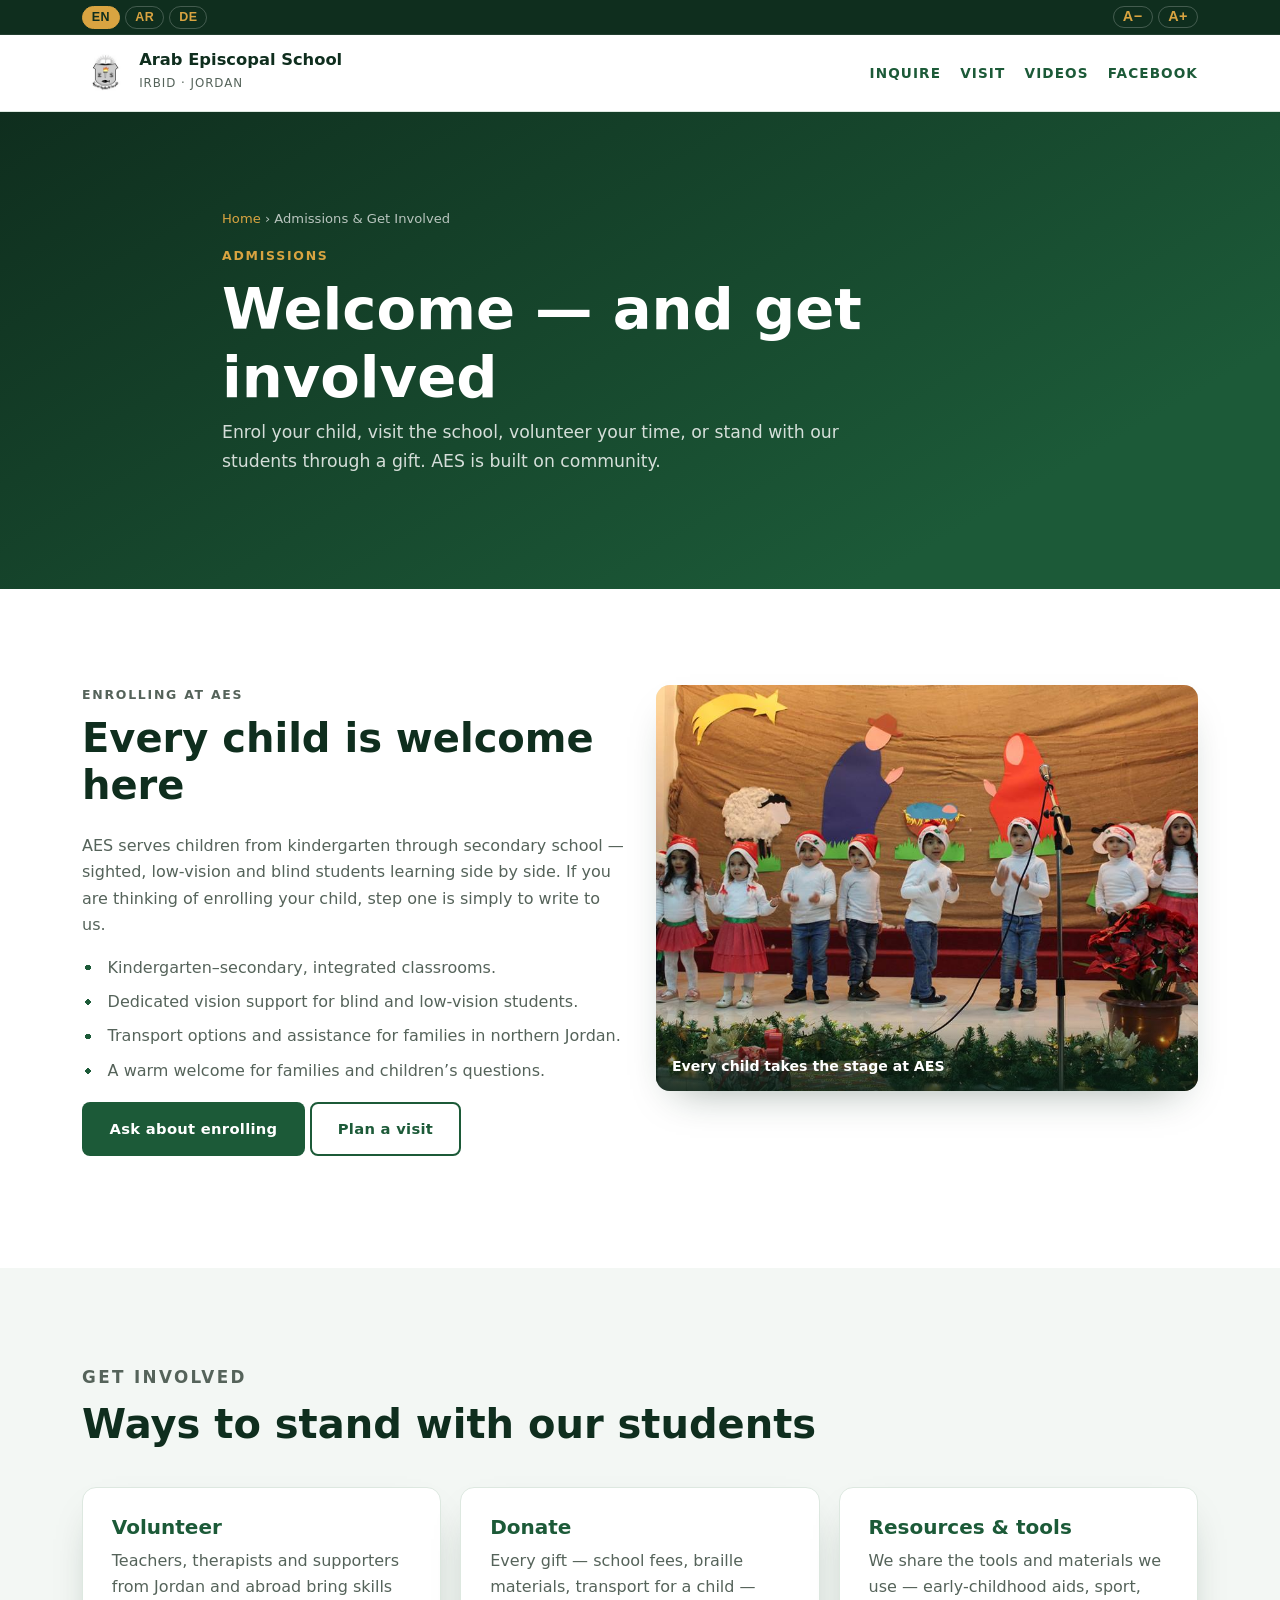
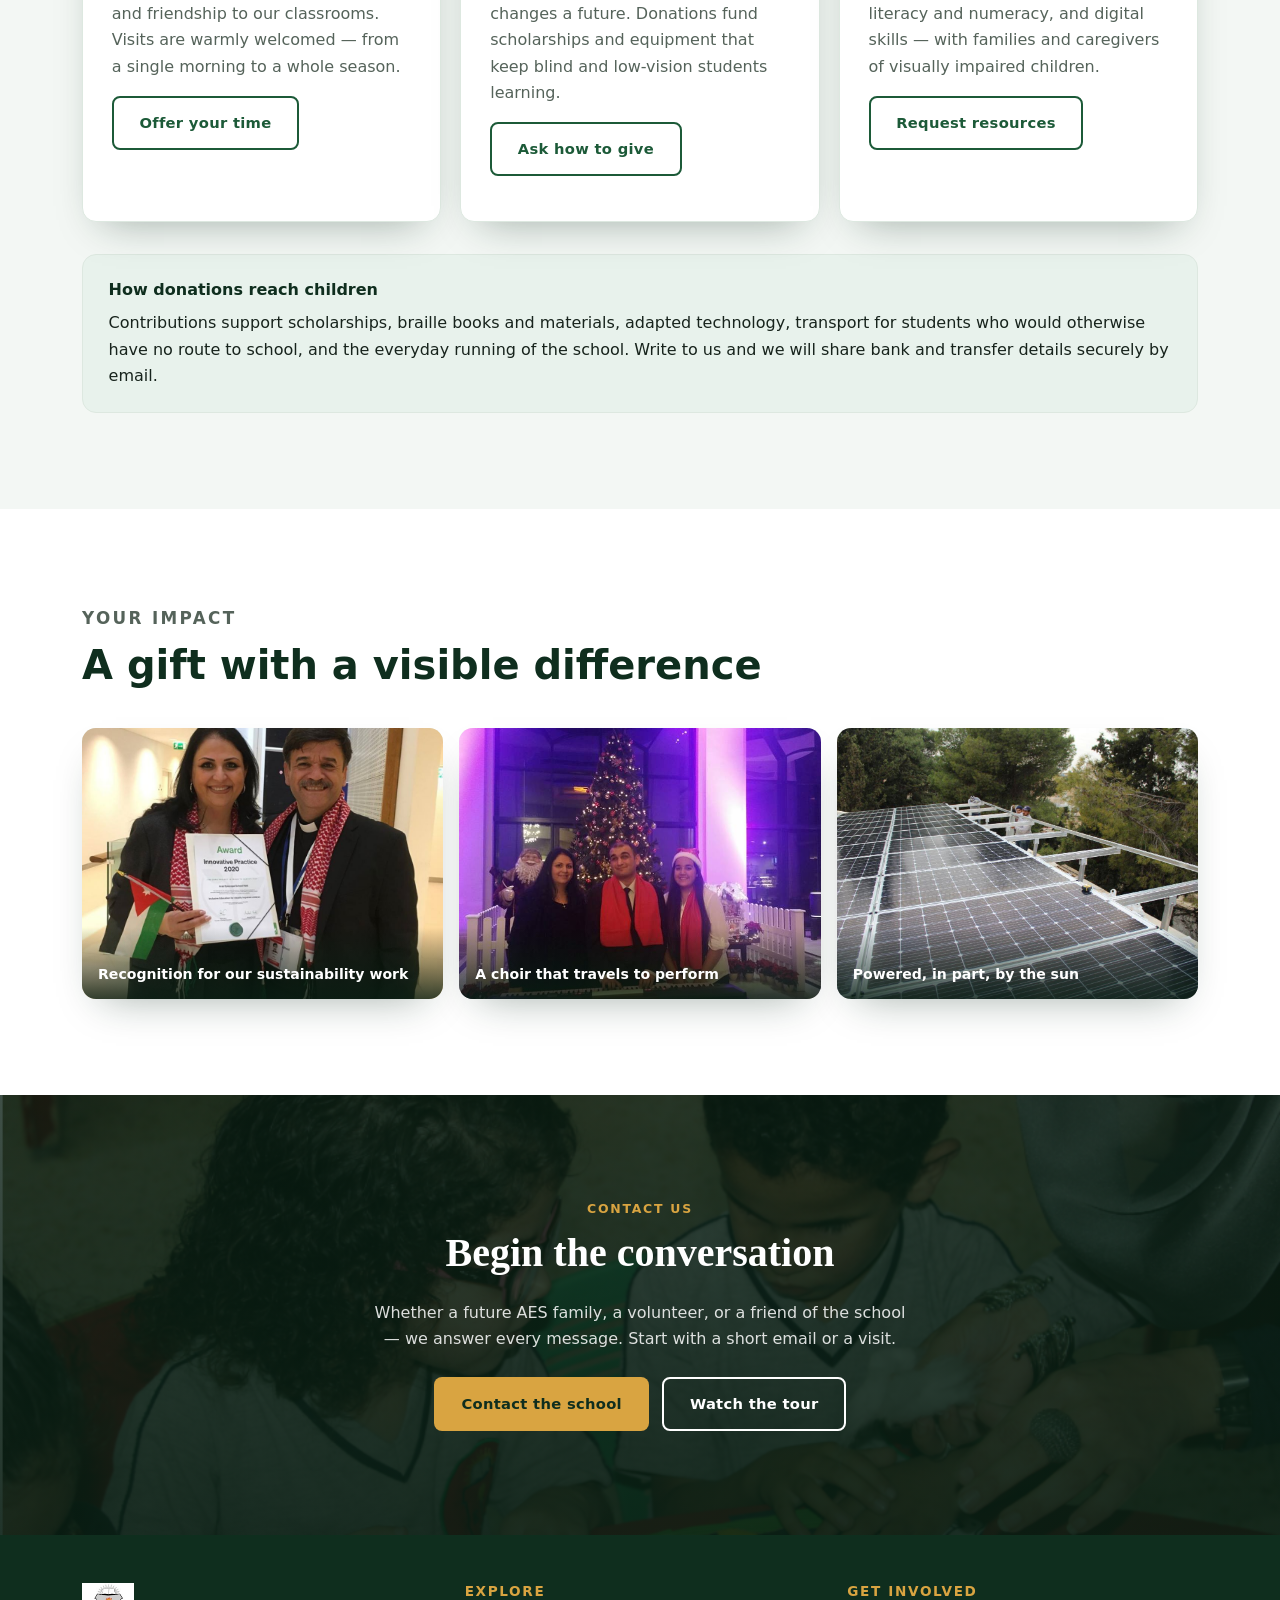
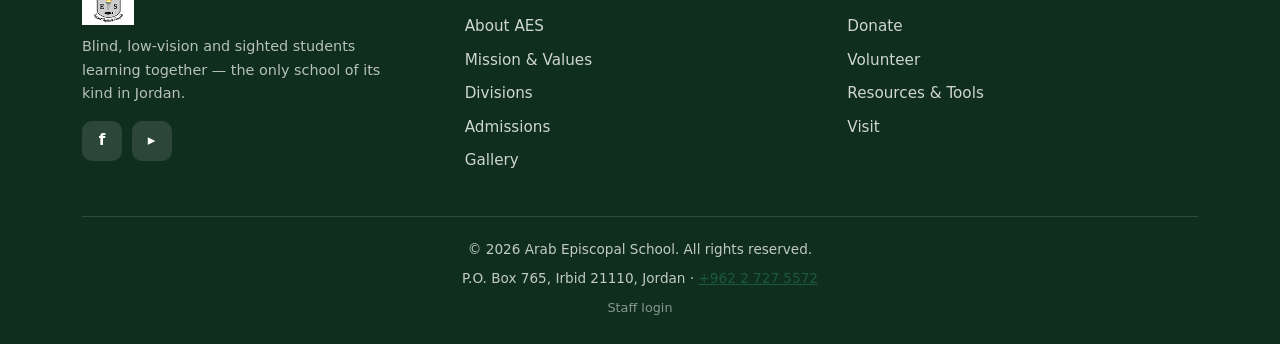
<file: admission.html>
<!DOCTYPE html>
<html lang="en">
<head>
  <meta charset="utf-8">
  <meta name="viewport" content="width=device-width, initial-scale=1">
  <meta http-equiv="Content-Security-Policy" content="default-src 'self'; base-uri 'self'; form-action 'self' https://api.formspree.io https://formspree.io https://web3forms.com; frame-src https://www.youtube-nocookie.com https://www.youtube.com https://www.google.com https://maps.google.com; img-src 'self' data: https:; style-src 'self' https://fonts.googleapis.com; script-src 'self'; font-src 'self' https://fonts.gstatic.com; connect-src 'self' https://api.formspree.io https://formspree.io https://web3forms.com; object-src 'none'; upgrade-insecure-requests">
  <title>Admissions &amp; Get Involved — Arab Episcopal School</title>
  <meta name="description" content="Enrol your child at the Arab Episcopal School, or join us as a volunteer, donor or partner. Admissions, ways to give, and resources for families of visually impaired children.">
  <meta name="theme-color" content="#0f2e1e">
  <meta property="og:type" content="website">
  <meta property="og:site_name" content="Arab Episcopal School">
  <meta property="og:title" content="Admissions &amp; Get Involved — Arab Episcopal School">
  <meta property="og:description" content="Enrol your child or join us as a volunteer, donor or partner.">
  <meta property="og:image" content="images/christmas-pageant.jpg">
  <meta property="og:url" content="admission.html">
  <link rel="icon" type="image/png" href="images/logo.png">
  <link rel="preconnect" href="https://fonts.googleapis.com">
  <link rel="preconnect" href="https://fonts.gstatic.com" crossorigin>
  <link href="https://fonts.googleapis.com/css2?family=Cormorant+Garamond:wght@600;700&family=Inter:wght@400;600;700;800;900&family=Noto+Kufi+Arabic:wght@400;600;700;800&display=swap" rel="stylesheet">
  <link rel="stylesheet" href="css/styles.css">
  <script src="js/i18n.js" defer></script>
  <script src="js/config.js" defer></script>
  <script src="js/main.js" defer></script>
</head>
<body>
  <a class="skip-link" href="#main" data-i18n="skip_main">Skip to main content</a>

  <div class="aes-toolbar">
    <div class="aes-toolbar-inner container">
      <div class="aes-lang" role="group" aria-label="Choose language">
        <button type="button" class="aes-lang-btn is-active" data-lang="en" aria-pressed="true">EN</button>
        <button type="button" class="aes-lang-btn" data-lang="ar" aria-pressed="false">AR</button>
        <button type="button" class="aes-lang-btn" data-lang="de" aria-pressed="false">DE</button>
      </div>
      <div class="aes-fs" role="group" aria-label="Text size">
        <button type="button" class="aes-fs-btn" id="fsDown" aria-label="Decrease text size">A&minus;</button>
        <button type="button" class="aes-fs-btn" id="fsUp" aria-label="Increase text size">A+</button>
      </div>
    </div>
  </div>

  <header class="site-header" id="top">
    <div class="container header-inner">
      <a class="brand" href="index.html" aria-label="Arab Episcopal School — home">
        <img src="images/logo.png" alt="">
        <span class="brand-name">
          <strong>Arab Episcopal School</strong>
          <small data-i18n="brand_sub">Irbid &middot; Jordan</small>
        </span>
      </a>
      <div class="header-toplinks">
        <ul>
          <li><a href="admission.html" data-i18n="top_inquire">Inquire</a></li>
          <li><a href="contact.html" data-i18n="top_visit">Visit</a></li>
          <li><a href="gallery.html#video" data-i18n="top_videos">Videos</a></li>
          <li><a href="https://www.facebook.com/arabepiscopalschool" target="_blank" rel="noopener noreferrer" data-i18n="top_facebook">Facebook</a></li>
        </ul>
      </div>
      <button class="nav-toggle" id="navToggle" type="button" aria-expanded="false" aria-controls="menuOverlay" aria-label="Open menu">
        <span class="nav-toggle-bar"></span>
        <span class="nav-toggle-bar"></span>
        <span class="nav-toggle-bar"></span>
      </button>
    </div>
  </header>

  <div class="menu-overlay" id="menuOverlay">
    <div class="menu-overlay-head">
      <span class="brand-name">
        <strong>Arab Episcopal School</strong>
        <small data-i18n="brand_sub">Irbid &middot; Jordan</small>
      </span>
      <button class="menu-close" id="menuClose" type="button" aria-label="Close menu">&times;</button>
    </div>
    <div class="menu-cols">
      <div class="menu-col">
        <h4 class="menu-col-title" data-i18n="menu_col_believe">We Believe</h4>
        <ul>
          <li><a href="about.html" data-i18n="nav_about">About AES</a></li>
          <li><a href="mission.html" data-i18n="nav_mission">Mission &amp; Values</a></li>
          <li><a href="admission.html" data-i18n="nav_admissions">Admissions</a></li>
          <li><a href="admission.html#involved" data-i18n="nav_involved">Get Involved</a></li>
          <li><a href="gallery.html" data-i18n="nav_life">Life at AES</a></li>
          <li><a href="contact.html" data-i18n="nav_contact">Contact</a></li>
        </ul>
      </div>
      <div class="menu-col">
        <h4 class="menu-col-title" data-i18n="menu_col_div">Divisions</h4>
        <ul>
          <li><a href="divisions.html#kindergarten" data-i18n="menu_div_kind">Kindergarten</a></li>
          <li><a href="divisions.html#elementary" data-i18n="menu_div_elem">Elementary School</a></li>
          <li><a href="divisions.html#secondary" data-i18n="menu_div_sec">Middle &amp; Secondary</a></li>
          <li><a href="divisions.html#support" data-i18n="menu_div_support">Vision Support Program</a></li>
        </ul>
      </div>
      <div class="menu-col">
        <h4 class="menu-col-title" data-i18n="menu_col_quick">Quick Links</h4>
        <ul>
          <li><a href="gallery.html#video" data-i18n="menu_video">Video Tour</a></li>
          <li><a href="https://www.facebook.com/arabepiscopalschool" target="_blank" rel="noopener noreferrer" data-i18n="top_facebook">Facebook</a></li>
          <li><a href="admission.html#donate" data-i18n="menu_donate">Donate</a></li>
          <li><a href="admission.html#volunteer" data-i18n="menu_volunteer">Volunteer</a></li>
          <li><a href="mission.html" data-i18n="menu_mission">Our Mission</a></li>
        </ul>
      </div>
    </div>
  </div>

  <main id="main">
    <section class="page-hero">
      <div class="container">
        <p class="breadcrumb"><a href="index.html" data-i18n="bc_home">Home</a> &rsaquo; <span data-i18n="admissions_tag">Admissions &amp; Get Involved</span></p>
        <p class="eyebrow" data-i18n="admissions_tag">Admissions</p>
        <h1 data-i18n="admission_h1">Welcome — and get involved</h1>
        <p class="sub" data-i18n="admission_sub">Enrol your child, visit the school, volunteer your time, or stand with our
          students through a gift. AES is built on community.</p>
      </div>
    </section>

    <!-- Enrolling -->
    <section class="section" aria-labelledby="enroll-title">
      <div class="container">
        <div class="two-col">
          <div class="prose">
            <p class="eyebrow" data-i18n="enroll_eyebrow">Enrolling at AES</p>
            <h2 id="enroll-title" data-i18n="enroll_h2">Every child is welcome here</h2>
            <p data-i18n="ad_intro_p">AES serves children from kindergarten through secondary school — sighted, low-vision and
              blind students learning side by side. If you are thinking of enrolling your child, step
              one is simply to write to us.</p>
            <ul class="tick-list">
              <li data-i18n="enroll_tick1">Kindergarten–secondary, integrated classrooms.</li>
              <li data-i18n="enroll_tick2">Dedicated vision support for blind and low-vision students.</li>
              <li data-i18n="enroll_tick3">Transport options and assistance for families in northern Jordan.</li>
              <li data-i18n="enroll_tick4">A warm welcome for families and children&rsquo;s questions.</li>
            </ul>
            <p class="mt-s">
              <a class="btn btn-primary" href="mailto:info@aeschool.org?subject=Admissions%20enquiry" data-i18n="btn_enroll">Ask about enrolling</a>
              <a class="btn btn-ghost" href="contact.html" data-i18n="btn_plan_visit">Plan a visit</a>
            </p>
          </div>
          <figure class="photo-item m-0">
            <img src="images/christmas-pageant.jpg" alt="Students performing at the school pageant">
            <figcaption data-i18n="cap_stage">Every child takes the stage at AES</figcaption>
          </figure>
        </div>
      </div>
    </section>

    <!-- Get involved -->
    <section class="section section-tint" id="involved" aria-labelledby="involved-title">
      <div class="container">
        <div class="section-head">
          <p class="eyebrow" data-i18n="nav_involved">Get Involved</p>
          <h2 id="involved-title" data-i18n="involved_h2">Ways to stand with our students</h2>
        </div>

        <div class="card-grid">
          <article class="card" id="volunteer">
            <h3 data-i18n="vol_h">Volunteer</h3>
            <p data-i18n="vol_p">Teachers, therapists and supporters from Jordan and abroad bring skills and friendship
              to our classrooms. Visits are warmly welcomed — from a single morning to a whole season.</p>
            <p><a class="btn btn-ghost" href="mailto:info@aeschool.org?subject=Volunteering%20at%20AES" data-i18n="btn_offer">Offer your time</a></p>
          </article>
          <article class="card" id="donate">
            <h3 data-i18n="donate_h">Donate</h3>
            <p data-i18n="donate_p">Every gift — school fees, braille materials, transport for a child — changes a
              future. Donations fund scholarships and equipment that keep blind and low-vision students
              learning.</p>
            <p><a class="btn btn-ghost" href="mailto:stjohn_b@hotmail.com?subject=Donation%20to%20Arab%20Episcopal%20School" data-i18n="btn_give">Ask how to give</a></p>
          </article>
          <article class="card">
            <h3 data-i18n="resources_h">Resources &amp; tools</h3>
            <p data-i18n="resources_p">We share the tools and materials we use — early-childhood aids, sport, literacy and
              numeracy, and digital skills — with families and caregivers of visually impaired children.</p>
            <p><a class="btn btn-ghost" href="mailto:stjohn_b@hotmail.com?subject=Requesting%20AES%20resources" data-i18n="btn_request">Request resources</a></p>
          </article>
        </div>

        <div class="well mt-l">
          <p class="mb-xs"><strong class="text-green-deep" data-i18n="well_don_strong">How donations reach children</strong></p>
          <p class="m-0" data-i18n="ad_don_p">Contributions support scholarships, braille books and materials,
            adapted technology, transport for students who would otherwise have no route to school,
            and the everyday running of the school. Write to us and we will share bank and transfer
            details securely by email.</p>
        </div>
      </div>
    </section>

    <!-- Impact -->
    <section class="section" aria-labelledby="impact-title">
      <div class="container">
        <div class="section-head">
          <p class="eyebrow" data-i18n="impact_eyebrow">Your Impact</p>
          <h2 id="impact-title" data-i18n="impact_h2">A gift with a visible difference</h2>
        </div>
        <div class="photo-grid">
          <figure class="photo-item">
            <img src="images/zero-project.jpg" alt="Zero-Project award">
            <figcaption data-i18n="cap_zero">Recognition for our sustainability work</figcaption>
          </figure>
          <figure class="photo-item">
            <img src="images/choir-dead-sea.jpg" alt="The AES choir performing">
            <figcaption data-i18n="cap_choir">A choir that travels to perform</figcaption>
          </figure>
          <figure class="photo-item">
            <img src="images/solar-panels.jpg" alt="Solar panels at AES">
            <figcaption data-i18n="cap_solar">Powered, in part, by the sun</figcaption>
          </figure>
        </div>
      </div>
    </section>

    <!-- CTA -->
    <section class="cta-band bg-kindergarten">
      <div class="container">
        <p class="eyebrow" data-i18n="cta_contact_eyebrow">Contact Us</p>
        <h2 data-i18n="cta_contact_h2">Begin the conversation</h2>
        <p class="lede" data-i18n="ad_cta_lede">Whether a future AES family, a volunteer, or a friend of the school — we
          answer every message. Start with a short email or a visit.</p>
        <div class="cta-actions">
          <a class="btn btn-accent" href="contact.html" data-i18n="btn_contact_school">Contact the school</a>
          <a class="btn btn-outline" href="gallery.html#video" data-i18n="btn_watch2">Watch the tour</a>
        </div>
      </div>
    </section>
  </main>

  <footer class="site-footer">
    <div class="container">
      <div class="footer-cols">
        <div class="footer-col footer-brand">
          <img src="images/logo.png" alt="Arab Episcopal School">
          <p data-i18n="footer_tagline">Blind, low-vision and sighted students learning together — the only school of its kind in Jordan.</p>
          <div class="footer-social">
            <a href="https://www.facebook.com/arabepiscopalschool" target="_blank" rel="noopener noreferrer" aria-label="Facebook">f</a>
            <a href="https://www.youtube.com/watch?v=LhKx57SuCsM" target="_blank" rel="noopener noreferrer" aria-label="YouTube video tour">&#9656;</a>
          </div>
        </div>
        <div class="footer-col">
          <h4 data-i18n="footer_explore">Explore</h4>
          <ul>
            <li><a href="about.html" data-i18n="nav_about">About AES</a></li>
            <li><a href="mission.html" data-i18n="nav_mission">Mission &amp; Values</a></li>
            <li><a href="divisions.html" data-i18n="divisions_tag">Divisions</a></li>
            <li><a href="admission.html" data-i18n="nav_admissions">Admissions</a></li>
            <li><a href="gallery.html" data-i18n="footer_gallery">Gallery</a></li>
          </ul>
        </div>
        <div class="footer-col">
          <h4 data-i18n="nav_involved">Get Involved</h4>
          <ul>
            <li><a href="admission.html#donate" data-i18n="menu_donate">Donate</a></li>
            <li><a href="admission.html#volunteer" data-i18n="menu_volunteer">Volunteer</a></li>
            <li><a href="admission.html#involved" data-i18n="footer_resources">Resources &amp; Tools</a></li>
            <li><a href="contact.html" data-i18n="top_visit">Visit</a></li>
          </ul>
        </div>
      </div>
      <div class="footer-bottom">
        <p data-i18n="footer_rights">&copy; <span id="year">2026</span> Arab Episcopal School. All rights reserved.</p>
        <p>P.O. Box 765, Irbid 21110, Jordan &middot; <a href="tel:+96227275572">+962 2 727 5572</a></p>
        <p><a class="staff-login" href="admin/" data-i18n="footer_staff">Staff login</a></p>
      </div>
    </div>
  </footer>
</body>
</html>
</file>
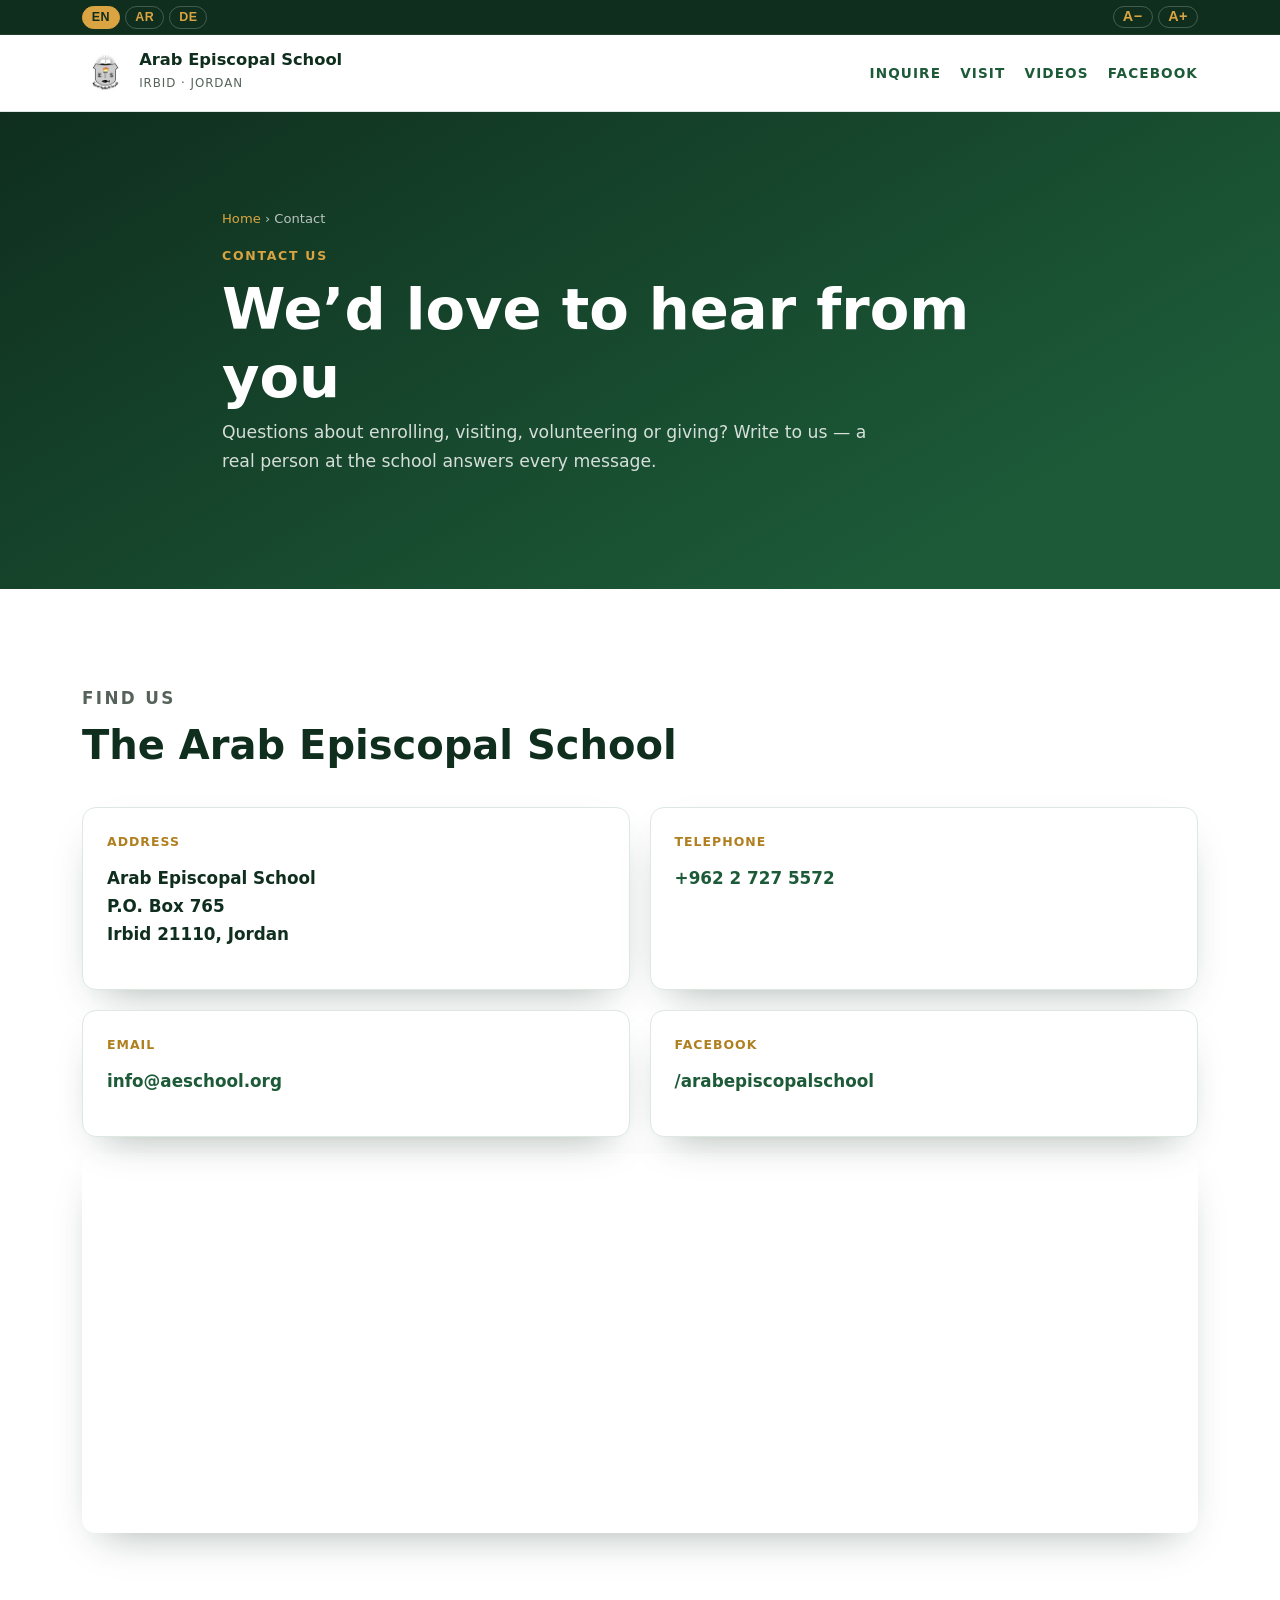
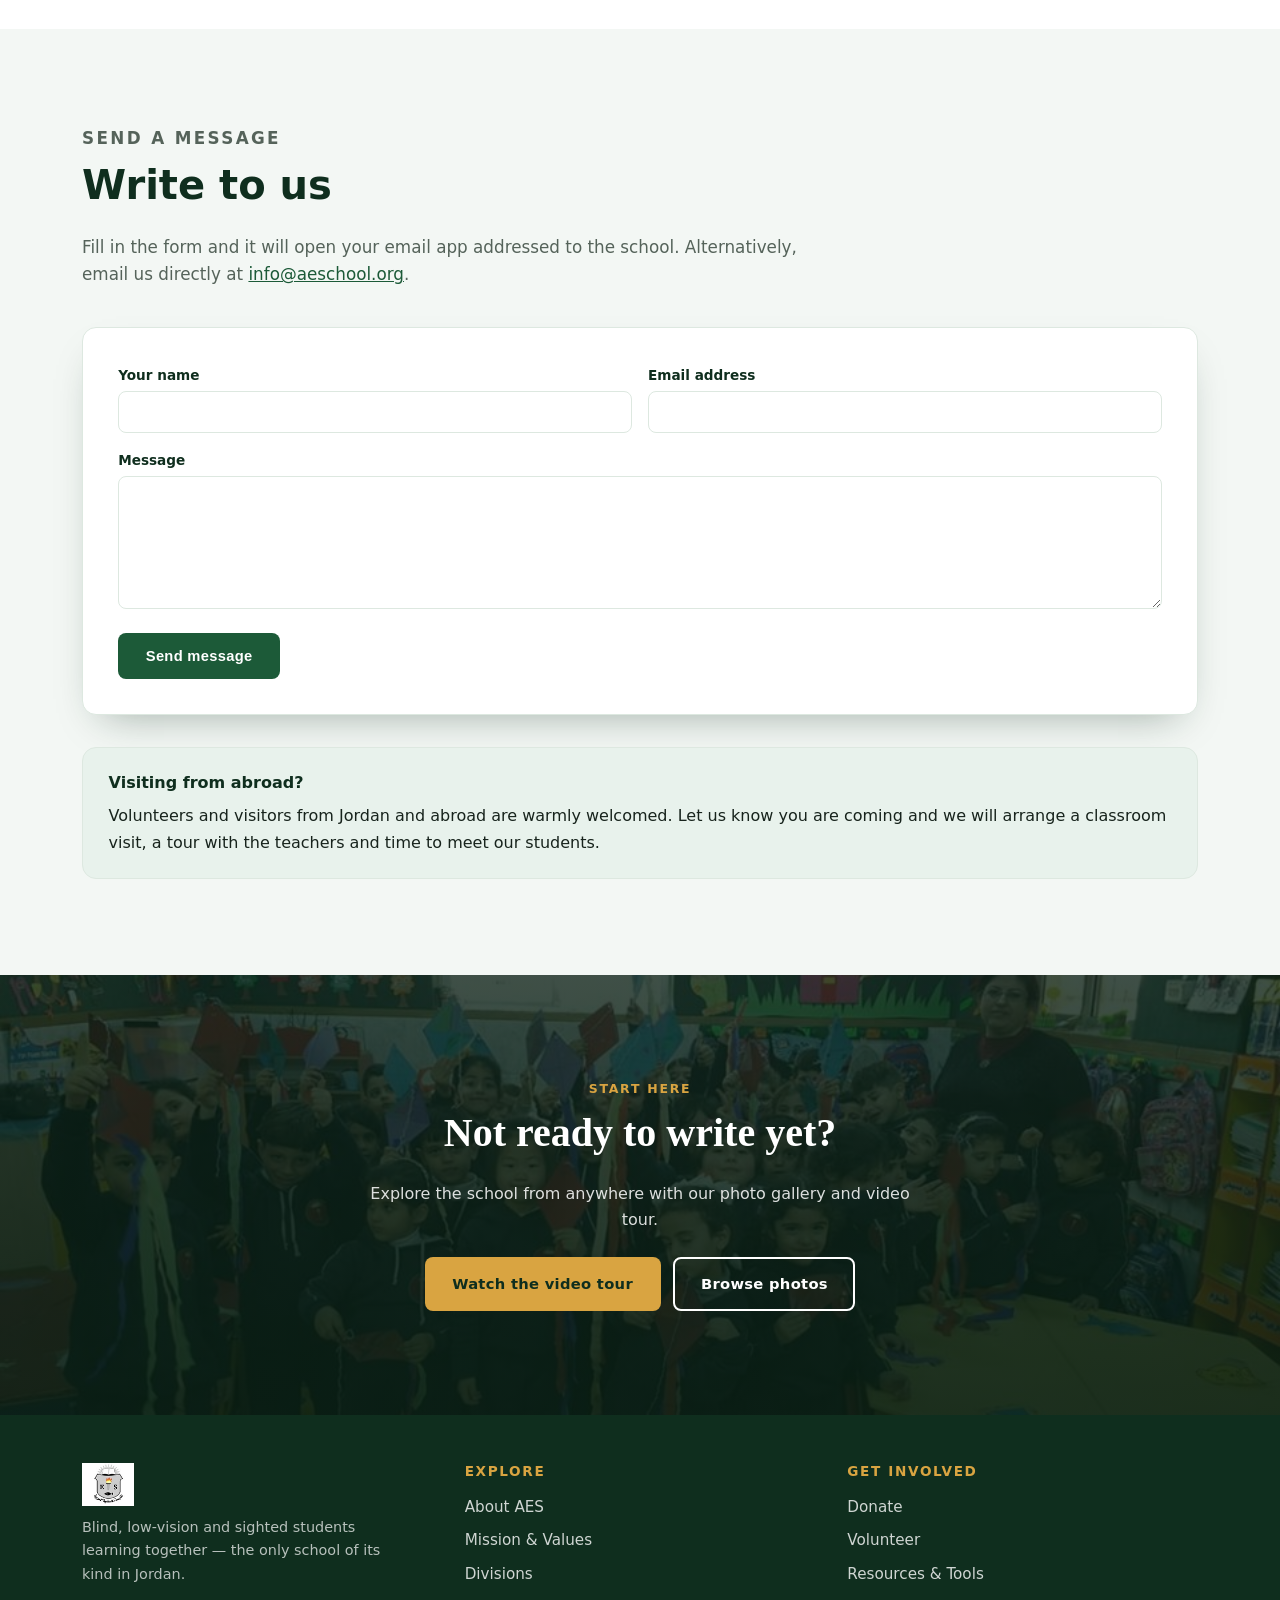
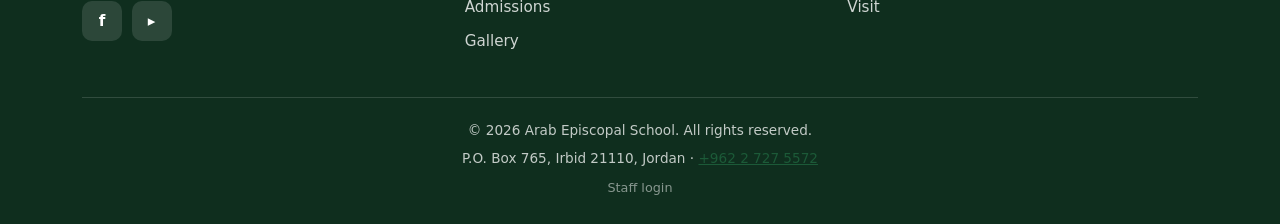
<file: contact.html>
<!DOCTYPE html>
<html lang="en">
<head>
  <meta charset="utf-8">
  <meta name="viewport" content="width=device-width, initial-scale=1">
  <meta http-equiv="Content-Security-Policy" content="default-src 'self'; base-uri 'self'; form-action 'self' https://api.formspree.io https://formspree.io https://web3forms.com; frame-src https://www.youtube-nocookie.com https://www.youtube.com https://www.google.com https://maps.google.com; img-src 'self' data: https:; style-src 'self' https://fonts.googleapis.com; script-src 'self'; font-src 'self' https://fonts.gstatic.com; connect-src 'self' https://api.formspree.io https://formspree.io https://web3forms.com; object-src 'none'; upgrade-insecure-requests">
  <title>Contact Us — Arab Episcopal School | Irbid, Jordan</title>
  <meta name="description" content="Contact the Arab Episcopal School in Irbid, Jordan — address, telephone, email and a visit. Enquiries about enrolling, volunteering, donating and visiting are very welcome.">
  <meta name="theme-color" content="#0f2e1e">
  <meta property="og:type" content="website">
  <meta property="og:site_name" content="Arab Episcopal School">
  <meta property="og:title" content="Contact Us — Arab Episcopal School">
  <meta property="og:description" content="Enquiries about enrolling, visiting, volunteering and giving are very welcome.">
  <meta property="og:image" content="images/kids-and-kites.jpg">
  <meta property="og:url" content="contact.html">
  <link rel="icon" type="image/png" href="images/logo.png">
  <link rel="preconnect" href="https://fonts.googleapis.com">
  <link rel="preconnect" href="https://fonts.gstatic.com" crossorigin>
  <link href="https://fonts.googleapis.com/css2?family=Cormorant+Garamond:wght@600;700&family=Inter:wght@400;600;700;800;900&family=Noto+Kufi+Arabic:wght@400;600;700;800&display=swap" rel="stylesheet">
  <link rel="stylesheet" href="css/styles.css">
  <script src="js/i18n.js" defer></script>
  <script src="js/config.js" defer></script>
  <script src="js/main.js" defer></script>
</head>
<body>
  <a class="skip-link" href="#main" data-i18n="skip_main">Skip to main content</a>

  <div class="aes-toolbar">
    <div class="aes-toolbar-inner container">
      <div class="aes-lang" role="group" aria-label="Choose language">
        <button type="button" class="aes-lang-btn is-active" data-lang="en" aria-pressed="true">EN</button>
        <button type="button" class="aes-lang-btn" data-lang="ar" aria-pressed="false">AR</button>
        <button type="button" class="aes-lang-btn" data-lang="de" aria-pressed="false">DE</button>
      </div>
      <div class="aes-fs" role="group" aria-label="Text size">
        <button type="button" class="aes-fs-btn" id="fsDown" aria-label="Decrease text size">A&minus;</button>
        <button type="button" class="aes-fs-btn" id="fsUp" aria-label="Increase text size">A+</button>
      </div>
    </div>
  </div>

  <header class="site-header" id="top">
    <div class="container header-inner">
      <a class="brand" href="index.html" aria-label="Arab Episcopal School — home">
        <img src="images/logo.png" alt="">
        <span class="brand-name">
          <strong>Arab Episcopal School</strong>
          <small data-i18n="brand_sub">Irbid &middot; Jordan</small>
        </span>
      </a>
      <div class="header-toplinks">
        <ul>
          <li><a href="admission.html" data-i18n="top_inquire">Inquire</a></li>
          <li><a href="contact.html" data-i18n="top_visit">Visit</a></li>
          <li><a href="gallery.html#video" data-i18n="top_videos">Videos</a></li>
          <li><a href="https://www.facebook.com/arabepiscopalschool" target="_blank" rel="noopener noreferrer" data-i18n="top_facebook">Facebook</a></li>
        </ul>
      </div>
      <button class="nav-toggle" id="navToggle" type="button" aria-expanded="false" aria-controls="menuOverlay" aria-label="Open menu">
        <span class="nav-toggle-bar"></span>
        <span class="nav-toggle-bar"></span>
        <span class="nav-toggle-bar"></span>
      </button>
    </div>
  </header>

  <div class="menu-overlay" id="menuOverlay">
    <div class="menu-overlay-head">
      <span class="brand-name">
        <strong>Arab Episcopal School</strong>
        <small data-i18n="brand_sub">Irbid &middot; Jordan</small>
      </span>
      <button class="menu-close" id="menuClose" type="button" aria-label="Close menu">&times;</button>
    </div>
    <div class="menu-cols">
      <div class="menu-col">
        <h4 class="menu-col-title" data-i18n="menu_col_believe">We Believe</h4>
        <ul>
          <li><a href="about.html" data-i18n="nav_about">About AES</a></li>
          <li><a href="mission.html" data-i18n="nav_mission">Mission &amp; Values</a></li>
          <li><a href="admission.html" data-i18n="nav_admissions">Admissions</a></li>
          <li><a href="admission.html#involved" data-i18n="nav_involved">Get Involved</a></li>
          <li><a href="gallery.html" data-i18n="nav_life">Life at AES</a></li>
          <li><a href="contact.html" data-i18n="nav_contact">Contact</a></li>
        </ul>
      </div>
      <div class="menu-col">
        <h4 class="menu-col-title" data-i18n="menu_col_div">Divisions</h4>
        <ul>
          <li><a href="divisions.html#kindergarten" data-i18n="menu_div_kind">Kindergarten</a></li>
          <li><a href="divisions.html#elementary" data-i18n="menu_div_elem">Elementary School</a></li>
          <li><a href="divisions.html#secondary" data-i18n="menu_div_sec">Middle &amp; Secondary</a></li>
          <li><a href="divisions.html#support" data-i18n="menu_div_support">Vision Support Program</a></li>
        </ul>
      </div>
      <div class="menu-col">
        <h4 class="menu-col-title" data-i18n="menu_col_quick">Quick Links</h4>
        <ul>
          <li><a href="gallery.html#video" data-i18n="menu_video">Video Tour</a></li>
          <li><a href="https://www.facebook.com/arabepiscopalschool" target="_blank" rel="noopener noreferrer" data-i18n="top_facebook">Facebook</a></li>
          <li><a href="admission.html#donate" data-i18n="menu_donate">Donate</a></li>
          <li><a href="admission.html#volunteer" data-i18n="menu_volunteer">Volunteer</a></li>
          <li><a href="mission.html" data-i18n="menu_mission">Our Mission</a></li>
        </ul>
      </div>
    </div>
  </div>

  <main id="main">
    <section class="page-hero">
      <div class="container">
        <p class="breadcrumb"><a href="index.html" data-i18n="bc_home">Home</a> &rsaquo; <span data-i18n="contact_tag">Contact</span></p>
        <p class="eyebrow" data-i18n="cta_contact_eyebrow">Contact Us</p>
        <h1 data-i18n="contact_h1">We&rsquo;d love to hear from you</h1>
        <p class="sub" data-i18n="contact_sub">Questions about enrolling, visiting, volunteering or giving? Write to us — a
          real person at the school answers every message.</p>
      </div>
    </section>

    <!-- Contact cards -->
    <section class="section" aria-labelledby="contact-title">
      <div class="container">
        <div class="section-head">
          <p class="eyebrow" data-i18n="find_eyebrow">Find Us</p>
          <h2 id="contact-title" data-i18n="find_h2">The Arab Episcopal School</h2>
        </div>
        <div class="contact-grid">
          <div class="contact-card">
            <p class="k" data-i18n="k_addr">Address</p>
            <p class="v">Arab Episcopal School<br>P.O. Box 765<br>Irbid 21110, Jordan</p>
          </div>
          <div class="contact-card">
            <p class="k" data-i18n="k_tel">Telephone</p>
            <p class="v"><a href="tel:+96227275572">+962 2 727 5572</a></p>
          </div>
          <div class="contact-card">
            <p class="k" data-i18n="k_email">Email</p>
            <p class="v"><a href="mailto:info@aeschool.org">info@aeschool.org</a></p>
          </div>
          <div class="contact-card">
            <p class="k" data-i18n="k_fb">Facebook</p>
            <p class="v"><a href="https://www.facebook.com/arabepiscopalschool" target="_blank" rel="noopener noreferrer">/arabepiscopalschool</a></p>
          </div>
        </div>
        <div class="map-frame">
          <iframe title="Map of Irbid, Jordan" data-i18n-title="map_title" src="https://www.google.com/maps?q=Irbid%2C%20Jordan&output=embed"
            loading="lazy" referrerpolicy="no-referrer-when-downgrade" allowfullscreen></iframe>
        </div>
      </div>
    </section>

    <!-- Form -->
    <section class="section section-tint" aria-labelledby="form-title">
      <div class="container">
        <div class="section-head">
          <p class="eyebrow" data-i18n="form_eyebrow">Send a Message</p>
          <h2 id="form-title" data-i18n="form_h2">Write to us</h2>
          <p data-i18n-html="form_intro_para">Fill in the form and it will open your email app addressed to the school. Alternatively,
            email us directly at <a href="mailto:info@aeschool.org">info@aeschool.org</a>.</p>
        </div>
        <form class="form-card" id="contactForm" novalidate>
          <div class="form-row two">
            <div class="form-field">
              <label for="fName" data-i18n="label_name">Your name</label>
              <input type="text" id="fName" name="name" autocomplete="name" required>
            </div>
            <div class="form-field">
              <label for="fEmail" data-i18n="label_email">Email address</label>
              <input type="email" id="fEmail" name="email" autocomplete="email" required>
            </div>
          </div>
          <div class="form-row">
            <div class="form-field">
              <label for="fMsg" data-i18n="label_msg">Message</label>
              <textarea id="fMsg" name="message" rows="6" required></textarea>
            </div>
          </div>
          <input type="text" class="visually-hidden" id="fGotcha" name="_gotcha" tabindex="-1" autocomplete="off" aria-hidden="true">
          <button class="btn btn-primary" type="submit" data-i18n="btn_send">Send message</button>
          <p class="form-status" id="formStatus" role="status" hidden></p>
        </form>

        <div class="well mt-l">
          <p class="mb-xs"><strong class="text-green-deep" data-i18n="well_visit_strong">Visiting from abroad?</strong></p>
          <p class="m-0" data-i18n="ct_visit_p">Volunteers and visitors from Jordan and abroad are warmly welcomed.
            Let us know you are coming and we will arrange a classroom visit, a tour with the teachers
            and time to meet our students.</p>
        </div>
      </div>
    </section>

    <!-- CTA -->
    <section class="cta-band bg-kids-and-kites">
      <div class="container">
        <p class="eyebrow" data-i18n="cta_start_eyebrow">Start Here</p>
        <h2 data-i18n="cta_start_h2">Not ready to write yet?</h2>
        <p class="lede" data-i18n="ct_cta_lede">Explore the school from anywhere with our photo gallery and video tour.</p>
        <div class="cta-actions">
          <a class="btn btn-accent" href="gallery.html#video" data-i18n="btn_watch_video">Watch the video tour</a>
          <a class="btn btn-outline" href="gallery.html" data-i18n="btn_browse">Browse photos</a>
        </div>
      </div>
    </section>
  </main>

  <footer class="site-footer">
    <div class="container">
      <div class="footer-cols">
        <div class="footer-col footer-brand">
          <img src="images/logo.png" alt="Arab Episcopal School">
          <p data-i18n="footer_tagline">Blind, low-vision and sighted students learning together — the only school of its kind in Jordan.</p>
          <div class="footer-social">
            <a href="https://www.facebook.com/arabepiscopalschool" target="_blank" rel="noopener noreferrer" aria-label="Facebook">f</a>
            <a href="https://www.youtube.com/watch?v=LhKx57SuCsM" target="_blank" rel="noopener noreferrer" aria-label="YouTube video tour">&#9656;</a>
          </div>
        </div>
        <div class="footer-col">
          <h4 data-i18n="footer_explore">Explore</h4>
          <ul>
            <li><a href="about.html" data-i18n="nav_about">About AES</a></li>
            <li><a href="mission.html" data-i18n="nav_mission">Mission &amp; Values</a></li>
            <li><a href="divisions.html" data-i18n="divisions_tag">Divisions</a></li>
            <li><a href="admission.html" data-i18n="nav_admissions">Admissions</a></li>
            <li><a href="gallery.html" data-i18n="footer_gallery">Gallery</a></li>
          </ul>
        </div>
        <div class="footer-col">
          <h4 data-i18n="nav_involved">Get Involved</h4>
          <ul>
            <li><a href="admission.html#donate" data-i18n="menu_donate">Donate</a></li>
            <li><a href="admission.html#volunteer" data-i18n="menu_volunteer">Volunteer</a></li>
            <li><a href="admission.html#involved" data-i18n="footer_resources">Resources &amp; Tools</a></li>
            <li><a href="contact.html" data-i18n="top_visit">Visit</a></li>
          </ul>
        </div>
      </div>
      <div class="footer-bottom">
        <p data-i18n="footer_rights">&copy; <span id="year">2026</span> Arab Episcopal School. All rights reserved.</p>
        <p>P.O. Box 765, Irbid 21110, Jordan &middot; <a href="tel:+96227275572">+962 2 727 5572</a></p>
        <p><a class="staff-login" href="admin/" data-i18n="footer_staff">Staff login</a></p>
      </div>
    </div>
  </footer>
</body>
</html>
</file>
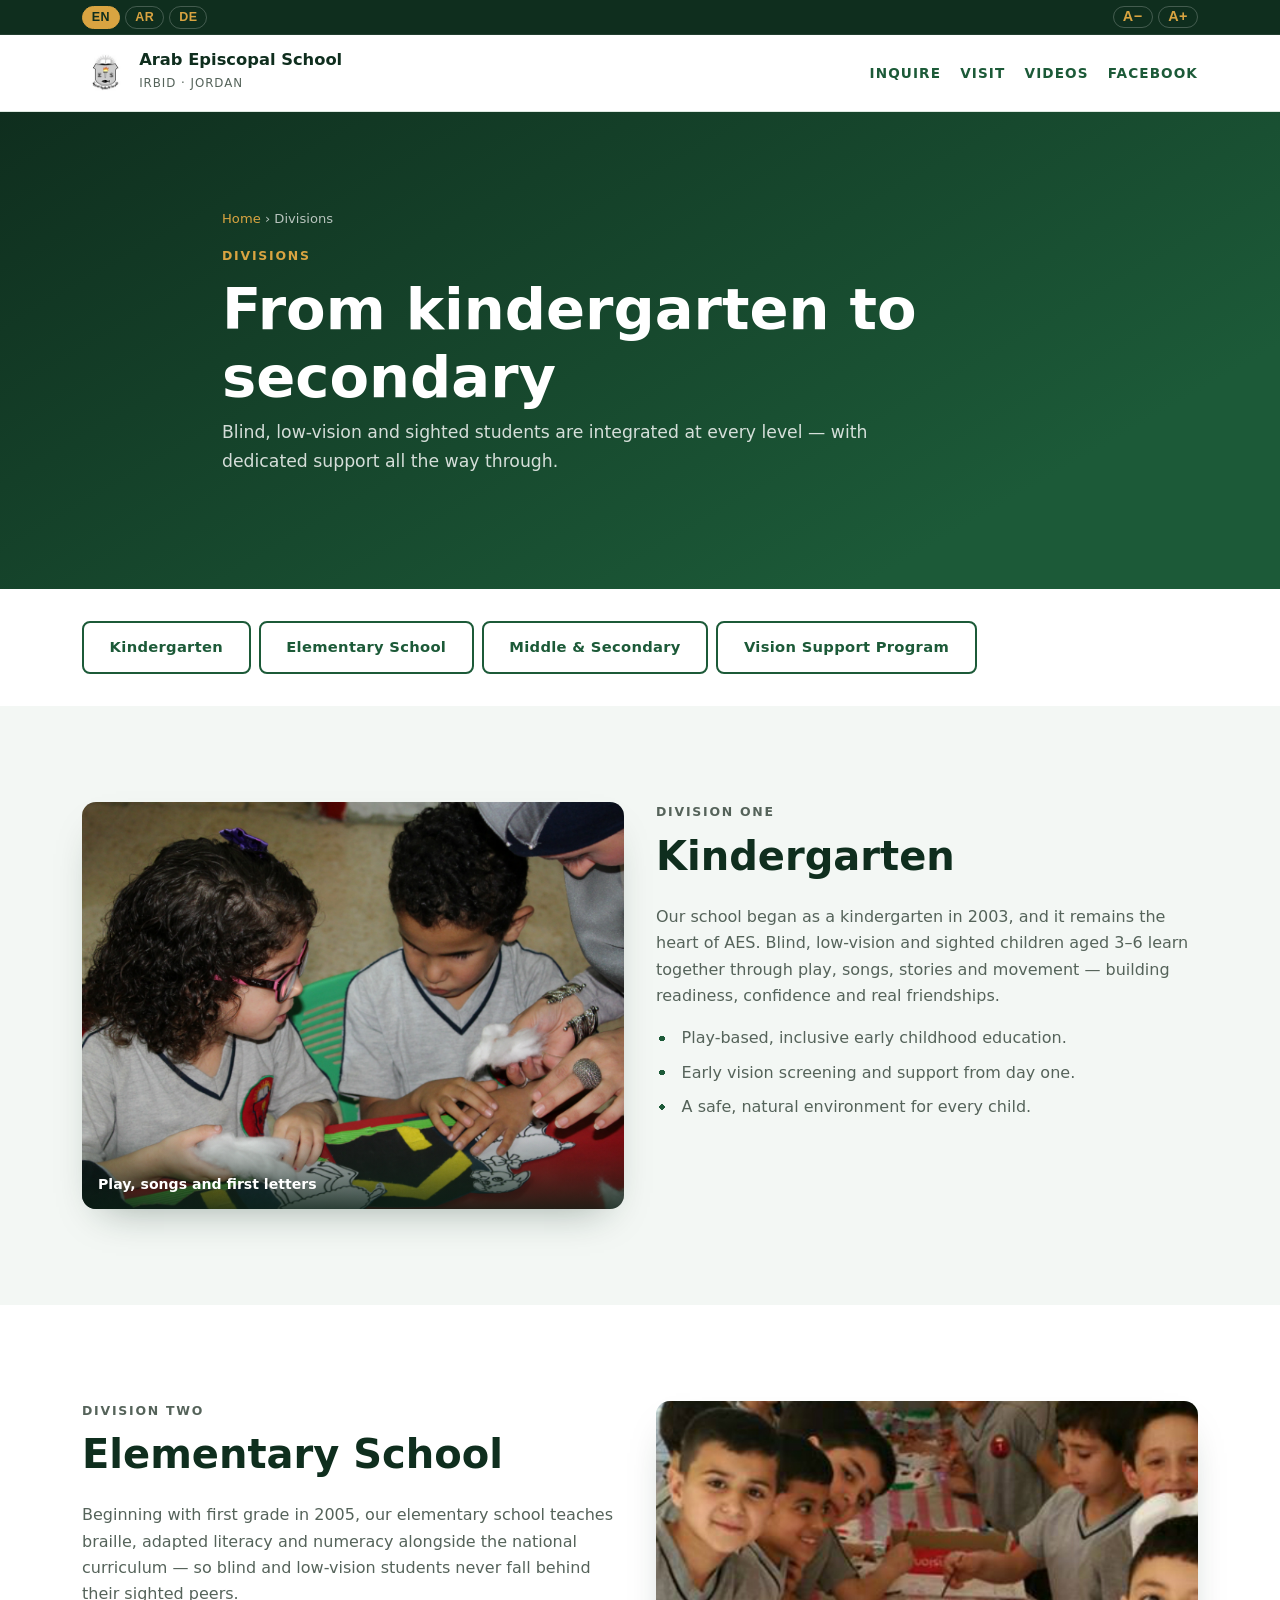
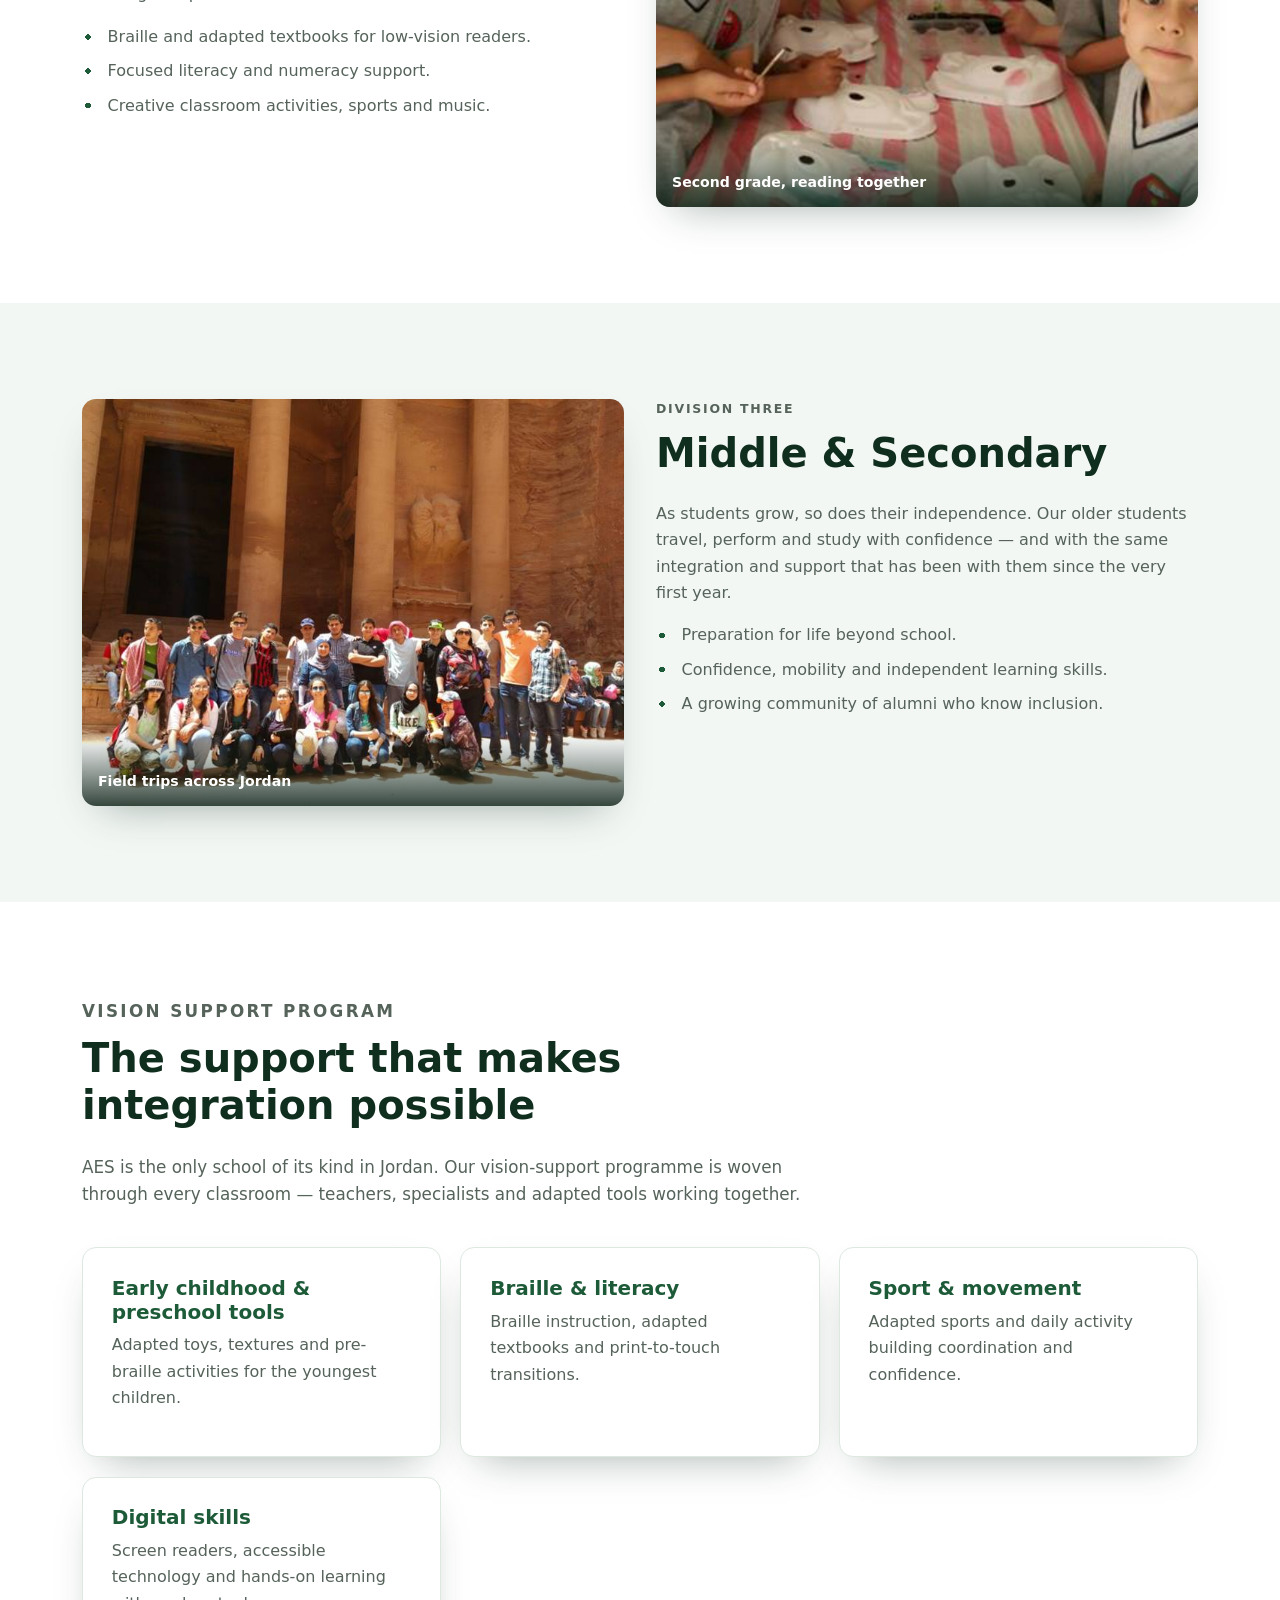
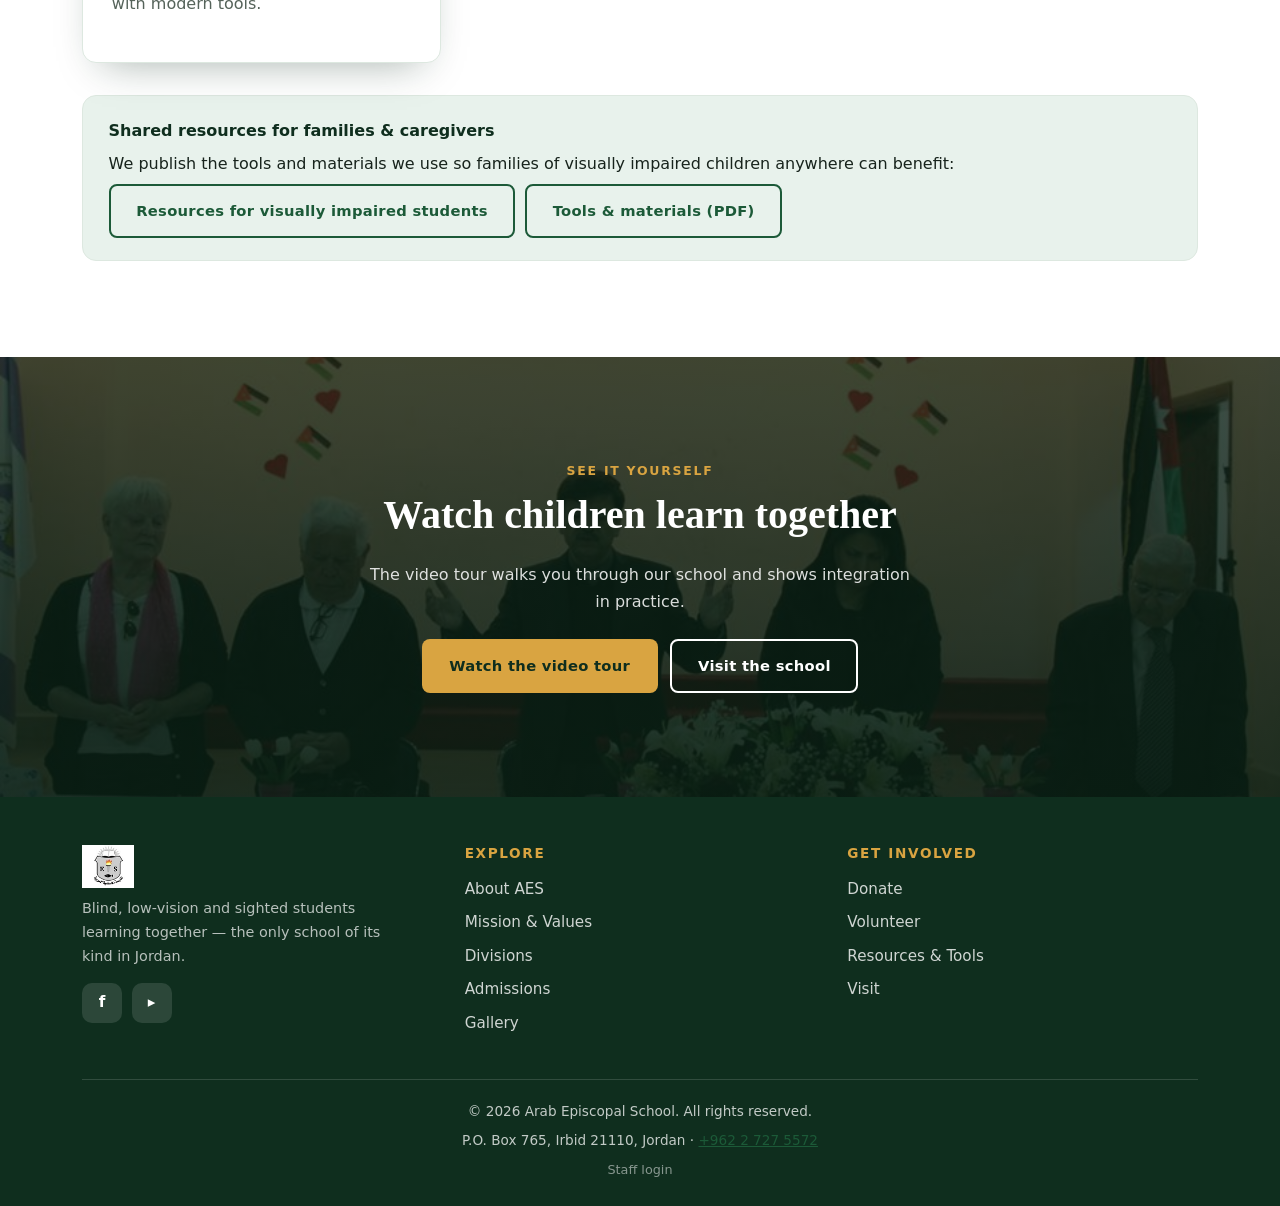
<file: divisions.html>
<!DOCTYPE html>
<html lang="en">
<head>
  <meta charset="utf-8">
  <meta name="viewport" content="width=device-width, initial-scale=1">
  <meta http-equiv="Content-Security-Policy" content="default-src 'self'; base-uri 'self'; form-action 'self' https://api.formspree.io https://formspree.io https://web3forms.com; frame-src https://www.youtube-nocookie.com https://www.youtube.com https://www.google.com https://maps.google.com; img-src 'self' data: https:; style-src 'self' https://fonts.googleapis.com; script-src 'self'; font-src 'self' https://fonts.gstatic.com; connect-src 'self' https://api.formspree.io https://formspree.io https://web3forms.com; object-src 'none'; upgrade-insecure-requests">
  <title>Divisions — Arab Episcopal School | Irbid, Jordan</title>
  <meta name="description" content="The Arab Episcopal School's divisions: inclusive kindergarten, elementary, middle and secondary education, and the vision support programme for blind and low-vision students.">
  <meta name="theme-color" content="#0f2e1e">
  <meta property="og:type" content="website">
  <meta property="og:site_name" content="Arab Episcopal School">
  <meta property="og:title" content="Divisions — Arab Episcopal School">
  <meta property="og:description" content="Inclusive kindergarten, elementary, secondary and vision support.">
  <meta property="og:image" content="images/kindergarten.jpg">
  <meta property="og:url" content="divisions.html">
  <link rel="icon" type="image/png" href="images/logo.png">
  <link rel="preconnect" href="https://fonts.googleapis.com">
  <link rel="preconnect" href="https://fonts.gstatic.com" crossorigin>
  <link href="https://fonts.googleapis.com/css2?family=Cormorant+Garamond:wght@600;700&family=Inter:wght@400;600;700;800;900&family=Noto+Kufi+Arabic:wght@400;600;700;800&display=swap" rel="stylesheet">
  <link rel="stylesheet" href="css/styles.css">
  <script src="js/i18n.js" defer></script>
  <script src="js/config.js" defer></script>
  <script src="js/main.js" defer></script>
</head>
<body>
  <a class="skip-link" href="#main" data-i18n="skip_main">Skip to main content</a>

  <div class="aes-toolbar">
    <div class="aes-toolbar-inner container">
      <div class="aes-lang" role="group" aria-label="Choose language">
        <button type="button" class="aes-lang-btn is-active" data-lang="en" aria-pressed="true">EN</button>
        <button type="button" class="aes-lang-btn" data-lang="ar" aria-pressed="false">AR</button>
        <button type="button" class="aes-lang-btn" data-lang="de" aria-pressed="false">DE</button>
      </div>
      <div class="aes-fs" role="group" aria-label="Text size">
        <button type="button" class="aes-fs-btn" id="fsDown" aria-label="Decrease text size">A&minus;</button>
        <button type="button" class="aes-fs-btn" id="fsUp" aria-label="Increase text size">A+</button>
      </div>
    </div>
  </div>

  <header class="site-header" id="top">
    <div class="container header-inner">
      <a class="brand" href="index.html" aria-label="Arab Episcopal School — home">
        <img src="images/logo.png" alt="">
        <span class="brand-name">
          <strong>Arab Episcopal School</strong>
          <small data-i18n="brand_sub">Irbid &middot; Jordan</small>
        </span>
      </a>
      <div class="header-toplinks">
        <ul>
          <li><a href="admission.html" data-i18n="top_inquire">Inquire</a></li>
          <li><a href="contact.html" data-i18n="top_visit">Visit</a></li>
          <li><a href="gallery.html#video" data-i18n="top_videos">Videos</a></li>
          <li><a href="https://www.facebook.com/arabepiscopalschool" target="_blank" rel="noopener noreferrer" data-i18n="top_facebook">Facebook</a></li>
        </ul>
      </div>
      <button class="nav-toggle" id="navToggle" type="button" aria-expanded="false" aria-controls="menuOverlay" aria-label="Open menu">
        <span class="nav-toggle-bar"></span>
        <span class="nav-toggle-bar"></span>
        <span class="nav-toggle-bar"></span>
      </button>
    </div>
  </header>

  <div class="menu-overlay" id="menuOverlay">
    <div class="menu-overlay-head">
      <span class="brand-name">
        <strong>Arab Episcopal School</strong>
        <small data-i18n="brand_sub">Irbid &middot; Jordan</small>
      </span>
      <button class="menu-close" id="menuClose" type="button" aria-label="Close menu">&times;</button>
    </div>
    <div class="menu-cols">
      <div class="menu-col">
        <h4 class="menu-col-title" data-i18n="menu_col_believe">We Believe</h4>
        <ul>
          <li><a href="about.html" data-i18n="nav_about">About AES</a></li>
          <li><a href="mission.html" data-i18n="nav_mission">Mission &amp; Values</a></li>
          <li><a href="admission.html" data-i18n="nav_admissions">Admissions</a></li>
          <li><a href="admission.html#involved" data-i18n="nav_involved">Get Involved</a></li>
          <li><a href="gallery.html" data-i18n="nav_life">Life at AES</a></li>
          <li><a href="contact.html" data-i18n="nav_contact">Contact</a></li>
        </ul>
      </div>
      <div class="menu-col">
        <h4 class="menu-col-title" data-i18n="menu_col_div">Divisions</h4>
        <ul>
          <li><a href="divisions.html#kindergarten" data-i18n="menu_div_kind">Kindergarten</a></li>
          <li><a href="divisions.html#elementary" data-i18n="menu_div_elem">Elementary School</a></li>
          <li><a href="divisions.html#secondary" data-i18n="menu_div_sec">Middle &amp; Secondary</a></li>
          <li><a href="divisions.html#support" data-i18n="menu_div_support">Vision Support Program</a></li>
        </ul>
      </div>
      <div class="menu-col">
        <h4 class="menu-col-title" data-i18n="menu_col_quick">Quick Links</h4>
        <ul>
          <li><a href="gallery.html#video" data-i18n="menu_video">Video Tour</a></li>
          <li><a href="https://www.facebook.com/arabepiscopalschool" target="_blank" rel="noopener noreferrer" data-i18n="top_facebook">Facebook</a></li>
          <li><a href="admission.html#donate" data-i18n="menu_donate">Donate</a></li>
          <li><a href="admission.html#volunteer" data-i18n="menu_volunteer">Volunteer</a></li>
          <li><a href="mission.html" data-i18n="menu_mission">Our Mission</a></li>
        </ul>
      </div>
    </div>
  </div>

  <main id="main">
    <section class="page-hero">
      <div class="container">
        <p class="breadcrumb"><a href="index.html" data-i18n="bc_home">Home</a> &rsaquo; <span data-i18n="divisions_tag">Divisions</span></p>
        <p class="eyebrow" data-i18n="divisions_tag">Divisions</p>
        <h1 data-i18n="divisions_h1">From kindergarten to secondary</h1>
        <p class="sub" data-i18n="divisions_sub">Blind, low-vision and sighted students are integrated at every level — with
          dedicated support all the way through.</p>
      </div>
    </section>

    <!-- Divisions nav -->
    <section class="section section-pad-sm">
      <div class="container">
        <div class="tab-list" role="tablist" aria-label="Jump to a division" data-i18n-label="aria_tabs">
          <a class="btn btn-ghost" href="#kindergarten" data-i18n="menu_div_kind">Kindergarten</a>
          <a class="btn btn-ghost" href="#elementary" data-i18n="menu_div_elem">Elementary School</a>
          <a class="btn btn-ghost" href="#secondary" data-i18n="menu_div_sec">Middle &amp; Secondary</a>
          <a class="btn btn-ghost" href="#support" data-i18n="menu_div_support">Vision Support Program</a>
        </div>
      </div>
    </section>

    <!-- Kindergarten -->
    <section class="section section-tint" id="kindergarten" aria-labelledby="kin-title">
      <div class="container two-col">
        <figure class="photo-item m-0">
          <img src="images/kindergarten.jpg" alt="Kindergarten children at AES">
          <figcaption data-i18n="cap_kin">Play, songs and first letters</figcaption>
        </figure>
        <div class="prose">
          <p class="eyebrow" data-i18n="kin_eyebrow">Division One</p>
          <h2 id="kin-title" data-i18n="kin_h2">Kindergarten</h2>
          <p data-i18n="kin_body">Our school began as a kindergarten in 2003, and it remains the heart of AES. Blind,
            low-vision and sighted children aged 3&ndash;6 learn together through play, songs, stories
            and movement — building readiness, confidence and real friendships.</p>
          <ul class="tick-list">
            <li data-i18n="kin_tick1">Play-based, inclusive early childhood education.</li>
            <li data-i18n="kin_tick2">Early vision screening and support from day one.</li>
            <li data-i18n="kin_tick3">A safe, natural environment for every child.</li>
          </ul>
        </div>
      </div>
    </section>

    <!-- Elementary -->
    <section class="section" id="elementary" aria-labelledby="elem-title">
      <div class="container two-col">
        <div class="prose">
          <p class="eyebrow" data-i18n="elem_eyebrow">Division Two</p>
          <h2 id="elem-title" data-i18n="elem_h2">Elementary School</h2>
          <p data-i18n="elem_body">Beginning with first grade in 2005, our elementary school teaches braille, adapted
            literacy and numeracy alongside the national curriculum — so blind and low-vision students
            never fall behind their sighted peers.</p>
          <ul class="tick-list">
            <li data-i18n="elem_tick1">Braille and adapted textbooks for low-vision readers.</li>
            <li data-i18n="elem_tick2">Focused literacy and numeracy support.</li>
            <li data-i18n="elem_tick3">Creative classroom activities, sports and music.</li>
          </ul>
        </div>
        <figure class="photo-item m-0">
          <img src="images/grade-two.jpg" alt="A second grade class at AES">
          <figcaption data-i18n="cap_elem">Second grade, reading together</figcaption>
        </figure>
      </div>
    </section>

    <!-- Middle & Secondary -->
    <section class="section section-tint" id="secondary" aria-labelledby="mid-title">
      <div class="container two-col">
        <figure class="photo-item m-0">
          <img src="images/petra.jpg" alt="Students visiting Petra">
          <figcaption data-i18n="cap_mid">Field trips across Jordan</figcaption>
        </figure>
        <div class="prose">
          <p class="eyebrow" data-i18n="mid_eyebrow">Division Three</p>
          <h2 id="mid-title" data-i18n="mid_h2">Middle &amp; Secondary</h2>
          <p data-i18n="mid_body">As students grow, so does their independence. Our older students travel, perform and
            study with confidence — and with the same integration and support that has been with them
            since the very first year.</p>
          <ul class="tick-list">
            <li data-i18n="mid_tick1">Preparation for life beyond school.</li>
            <li data-i18n="mid_tick2">Confidence, mobility and independent learning skills.</li>
            <li data-i18n="mid_tick3">A growing community of alumni who know inclusion.</li>
          </ul>
        </div>
      </div>
    </section>

    <!-- Vision Support -->
    <section class="section" id="support" aria-labelledby="support-title">
      <div class="container">
        <div class="section-head">
          <p class="eyebrow" data-i18n="support_eyebrow">Vision Support Program</p>
          <h2 id="support-title" data-i18n="support_h2">The support that makes integration possible</h2>
          <p data-i18n="support_intro">AES is the only school of its kind in Jordan. Our vision-support programme is woven
            through every classroom — teachers, specialists and adapted tools working together.</p>
        </div>
        <div class="card-grid">
          <article class="card">
            <h3 data-i18n="support_card1_h">Early childhood &amp; preschool tools</h3>
            <p data-i18n="support_card1_p">Adapted toys, textures and pre-braille activities for the youngest children.</p>
          </article>
          <article class="card">
            <h3 data-i18n="support_card2_h">Braille &amp; literacy</h3>
            <p data-i18n="support_card2_p">Braille instruction, adapted textbooks and print-to-touch transitions.</p>
          </article>
          <article class="card">
            <h3 data-i18n="support_card3_h">Sport &amp; movement</h3>
            <p data-i18n="support_card3_p">Adapted sports and daily activity building coordination and confidence.</p>
          </article>
          <article class="card">
            <h3 data-i18n="support_card4_h">Digital skills</h3>
            <p data-i18n="support_card4_p">Screen readers, accessible technology and hands-on learning with modern tools.</p>
          </article>
        </div>
        <div class="well mt-l">
          <p class="mb-xs"><strong class="text-green-deep" data-i18n="well_shared_strong">Shared resources for families &amp; caregivers</strong></p>
          <p class="mb-xs" data-i18n="well_shared_p">We publish the tools and materials we use so families of
            visually impaired children anywhere can benefit:</p>
          <p class="m-0 inline-flex">
            <a class="btn btn-ghost" href="https://www.aeschool.org/content/resources-visually-impaired-students" target="_blank" rel="noopener noreferrer" data-i18n="btn_resources">Resources for visually impaired students</a>
            <a class="btn btn-ghost" href="https://www.aeschool.org/sites/default/files/tools%20and%20materials_0.pdf" target="_blank" rel="noopener noreferrer" data-i18n="btn_tools">Tools &amp; materials (PDF)</a>
          </p>
        </div>
      </div>
    </section>

    <!-- CTA -->
    <section class="cta-band bg-guest-visit">
      <div class="container">
        <p class="eyebrow" data-i18n="cta_see_eyebrow">See It Yourself</p>
        <h2 data-i18n="cta_see_h2">Watch children learn together</h2>
        <p class="lede" data-i18n="dv_cta_lede">The video tour walks you through our school and shows integration in practice.</p>
        <div class="cta-actions">
          <a class="btn btn-accent" href="gallery.html#video" data-i18n="btn_watch2">Watch the video tour</a>
          <a class="btn btn-outline" href="contact.html" data-i18n="btn_visit">Visit the school</a>
        </div>
      </div>
    </section>
  </main>

  <footer class="site-footer">
    <div class="container">
      <div class="footer-cols">
        <div class="footer-col footer-brand">
          <img src="images/logo.png" alt="Arab Episcopal School">
          <p data-i18n="footer_tagline">Blind, low-vision and sighted students learning together — the only school of its kind in Jordan.</p>
          <div class="footer-social">
            <a href="https://www.facebook.com/arabepiscopalschool" target="_blank" rel="noopener noreferrer" aria-label="Facebook">f</a>
            <a href="https://www.youtube.com/watch?v=LhKx57SuCsM" target="_blank" rel="noopener noreferrer" aria-label="YouTube video tour">&#9656;</a>
          </div>
        </div>
        <div class="footer-col">
          <h4 data-i18n="footer_explore">Explore</h4>
          <ul>
            <li><a href="about.html" data-i18n="nav_about">About AES</a></li>
            <li><a href="mission.html" data-i18n="nav_mission">Mission &amp; Values</a></li>
            <li><a href="divisions.html" data-i18n="divisions_tag">Divisions</a></li>
            <li><a href="admission.html" data-i18n="nav_admissions">Admissions</a></li>
            <li><a href="gallery.html" data-i18n="footer_gallery">Gallery</a></li>
          </ul>
        </div>
        <div class="footer-col">
          <h4 data-i18n="nav_involved">Get Involved</h4>
          <ul>
            <li><a href="admission.html#donate" data-i18n="menu_donate">Donate</a></li>
            <li><a href="admission.html#volunteer" data-i18n="menu_volunteer">Volunteer</a></li>
            <li><a href="admission.html#involved" data-i18n="footer_resources">Resources &amp; Tools</a></li>
            <li><a href="contact.html" data-i18n="top_visit">Visit</a></li>
          </ul>
        </div>
      </div>
      <div class="footer-bottom">
        <p data-i18n="footer_rights">&copy; <span id="year">2026</span> Arab Episcopal School. All rights reserved.</p>
        <p>P.O. Box 765, Irbid 21110, Jordan &middot; <a href="tel:+96227275572">+962 2 727 5572</a></p>
        <p><a class="staff-login" href="admin/" data-i18n="footer_staff">Staff login</a></p>
      </div>
    </div>
  </footer>
</body>
</html>
</file>
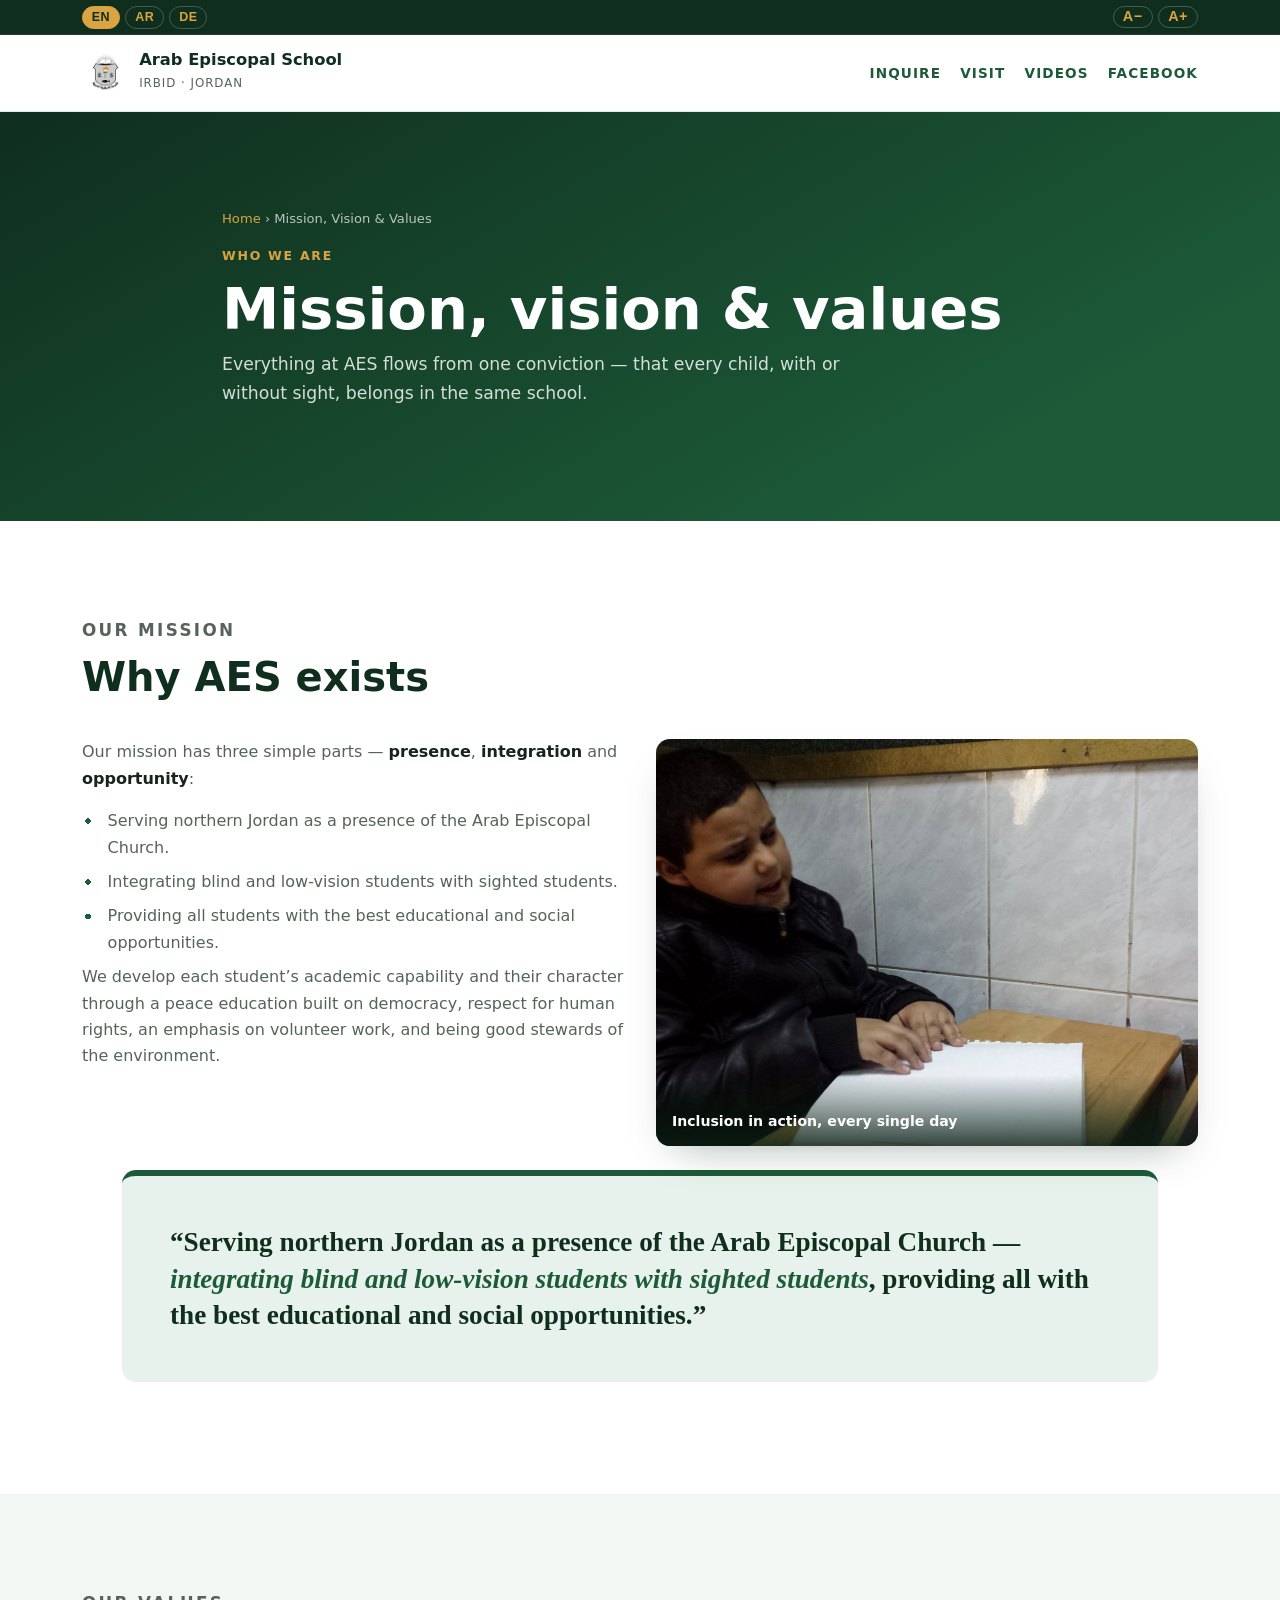
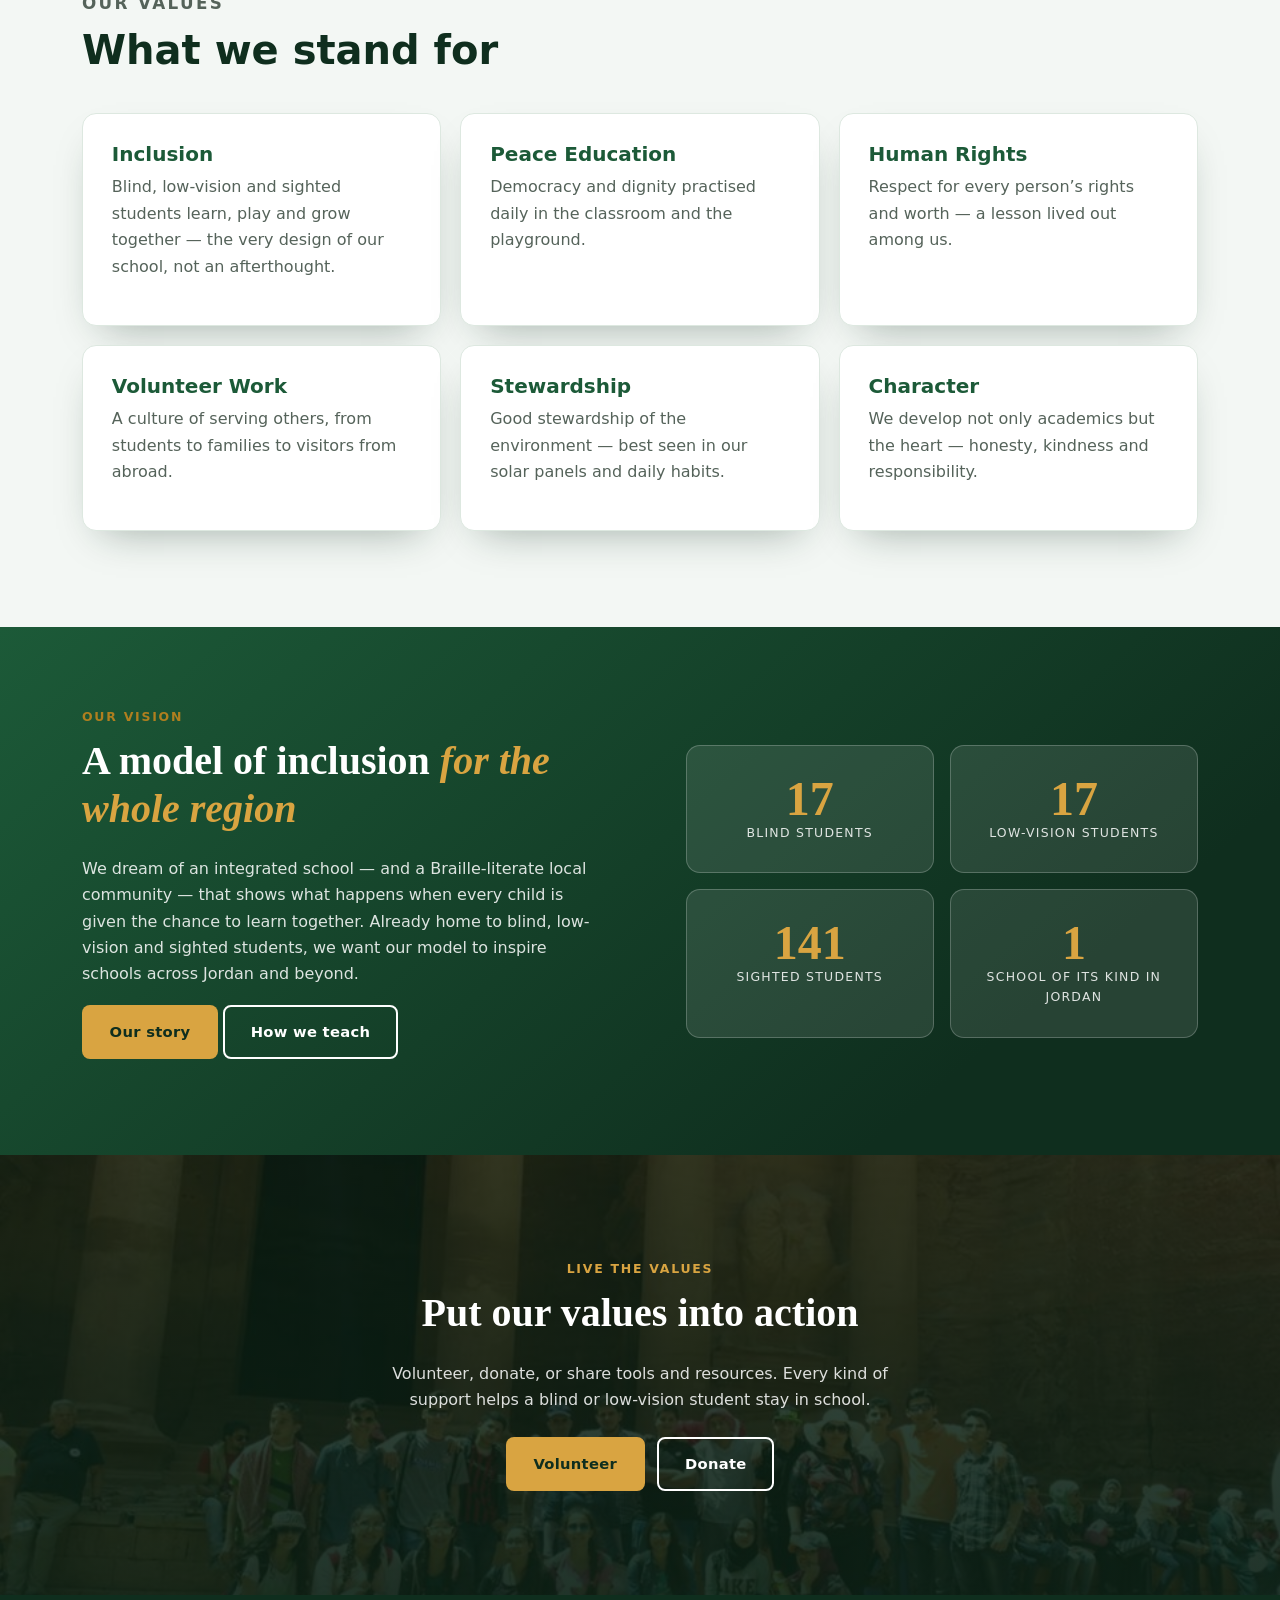
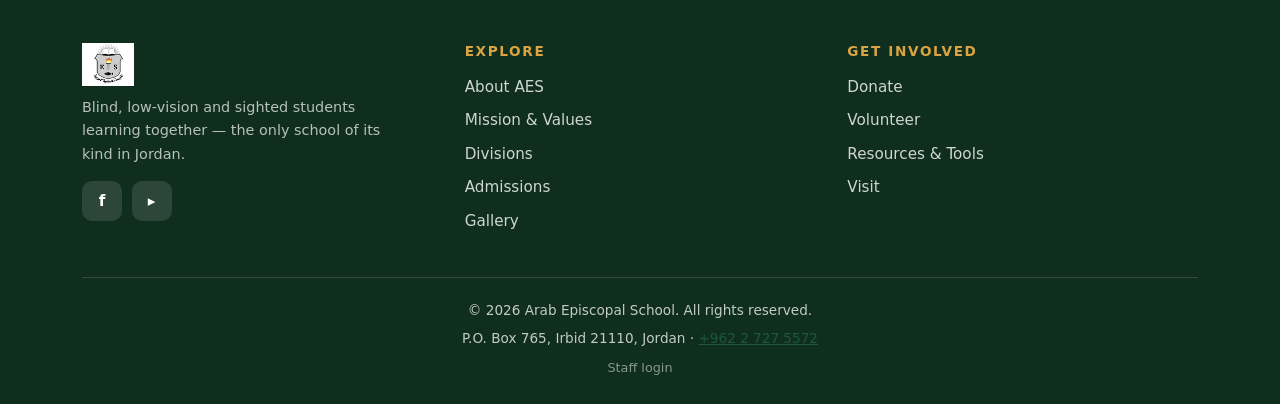
<file: mission.html>
<!DOCTYPE html>
<html lang="en">
<head>
  <meta charset="utf-8">
  <meta name="viewport" content="width=device-width, initial-scale=1">
  <meta http-equiv="Content-Security-Policy" content="default-src 'self'; base-uri 'self'; form-action 'self' https://api.formspree.io https://formspree.io https://web3forms.com; frame-src https://www.youtube-nocookie.com https://www.youtube.com https://www.google.com https://maps.google.com; img-src 'self' data: https:; style-src 'self' https://fonts.googleapis.com; script-src 'self'; font-src 'self' https://fonts.gstatic.com; connect-src 'self' https://api.formspree.io https://formspree.io https://web3forms.com; object-src 'none'; upgrade-insecure-requests">
  <title>Mission, Vision &amp; Values — Arab Episcopal School</title>
  <meta name="description" content="The mission, vision and values of the Arab Episcopal School: inclusion, peace education, human rights, volunteer work and environmental stewardship.">
  <meta name="theme-color" content="#0f2e1e">
  <meta property="og:type" content="website">
  <meta property="og:site_name" content="Arab Episcopal School">
  <meta property="og:title" content="Mission, Vision &amp; Values — Arab Episcopal School">
  <meta property="og:description" content="Inclusion, peace education, human rights, volunteer work and stewardship.">
  <meta property="og:image" content="images/classroom-1.jpg">
  <meta property="og:url" content="mission.html">
  <link rel="icon" type="image/png" href="images/logo.png">
  <link rel="preconnect" href="https://fonts.googleapis.com">
  <link rel="preconnect" href="https://fonts.gstatic.com" crossorigin>
  <link href="https://fonts.googleapis.com/css2?family=Cormorant+Garamond:wght@600;700&family=Inter:wght@400;600;700;800;900&family=Noto+Kufi+Arabic:wght@400;600;700;800&display=swap" rel="stylesheet">
  <link rel="stylesheet" href="css/styles.css">
  <script src="js/i18n.js" defer></script>
  <script src="js/config.js" defer></script>
  <script src="js/main.js" defer></script>
</head>
<body>
  <a class="skip-link" href="#main" data-i18n="skip_main">Skip to main content</a>

  <div class="aes-toolbar">
    <div class="aes-toolbar-inner container">
      <div class="aes-lang" role="group" aria-label="Choose language">
        <button type="button" class="aes-lang-btn is-active" data-lang="en" aria-pressed="true">EN</button>
        <button type="button" class="aes-lang-btn" data-lang="ar" aria-pressed="false">AR</button>
        <button type="button" class="aes-lang-btn" data-lang="de" aria-pressed="false">DE</button>
      </div>
      <div class="aes-fs" role="group" aria-label="Text size">
        <button type="button" class="aes-fs-btn" id="fsDown" aria-label="Decrease text size">A&minus;</button>
        <button type="button" class="aes-fs-btn" id="fsUp" aria-label="Increase text size">A+</button>
      </div>
    </div>
  </div>

  <header class="site-header" id="top">
    <div class="container header-inner">
      <a class="brand" href="index.html" aria-label="Arab Episcopal School — home">
        <img src="images/logo.png" alt="">
        <span class="brand-name">
          <strong>Arab Episcopal School</strong>
          <small data-i18n="brand_sub">Irbid &middot; Jordan</small>
        </span>
      </a>
      <div class="header-toplinks">
        <ul>
          <li><a href="admission.html" data-i18n="top_inquire">Inquire</a></li>
          <li><a href="contact.html" data-i18n="top_visit">Visit</a></li>
          <li><a href="gallery.html#video" data-i18n="top_videos">Videos</a></li>
          <li><a href="https://www.facebook.com/arabepiscopalschool" target="_blank" rel="noopener noreferrer" data-i18n="top_facebook">Facebook</a></li>
        </ul>
      </div>
      <button class="nav-toggle" id="navToggle" type="button" aria-expanded="false" aria-controls="menuOverlay" aria-label="Open menu">
        <span class="nav-toggle-bar"></span>
        <span class="nav-toggle-bar"></span>
        <span class="nav-toggle-bar"></span>
      </button>
    </div>
  </header>

  <div class="menu-overlay" id="menuOverlay">
    <div class="menu-overlay-head">
      <span class="brand-name">
        <strong>Arab Episcopal School</strong>
        <small data-i18n="brand_sub">Irbid &middot; Jordan</small>
      </span>
      <button class="menu-close" id="menuClose" type="button" aria-label="Close menu">&times;</button>
    </div>
    <div class="menu-cols">
      <div class="menu-col">
        <h4 class="menu-col-title" data-i18n="menu_col_believe">We Believe</h4>
        <ul>
          <li><a href="about.html" data-i18n="nav_about">About AES</a></li>
          <li><a href="mission.html" data-i18n="nav_mission">Mission &amp; Values</a></li>
          <li><a href="admission.html" data-i18n="nav_admissions">Admissions</a></li>
          <li><a href="admission.html#involved" data-i18n="nav_involved">Get Involved</a></li>
          <li><a href="gallery.html" data-i18n="nav_life">Life at AES</a></li>
          <li><a href="contact.html" data-i18n="nav_contact">Contact</a></li>
        </ul>
      </div>
      <div class="menu-col">
        <h4 class="menu-col-title" data-i18n="menu_col_div">Divisions</h4>
        <ul>
          <li><a href="divisions.html#kindergarten" data-i18n="menu_div_kind">Kindergarten</a></li>
          <li><a href="divisions.html#elementary" data-i18n="menu_div_elem">Elementary School</a></li>
          <li><a href="divisions.html#secondary" data-i18n="menu_div_sec">Middle &amp; Secondary</a></li>
          <li><a href="divisions.html#support" data-i18n="menu_div_support">Vision Support Program</a></li>
        </ul>
      </div>
      <div class="menu-col">
        <h4 class="menu-col-title" data-i18n="menu_col_quick">Quick Links</h4>
        <ul>
          <li><a href="gallery.html#video" data-i18n="menu_video">Video Tour</a></li>
          <li><a href="https://www.facebook.com/arabepiscopalschool" target="_blank" rel="noopener noreferrer" data-i18n="top_facebook">Facebook</a></li>
          <li><a href="admission.html#donate" data-i18n="menu_donate">Donate</a></li>
          <li><a href="admission.html#volunteer" data-i18n="menu_volunteer">Volunteer</a></li>
          <li><a href="mission.html" data-i18n="menu_mission">Our Mission</a></li>
        </ul>
      </div>
    </div>
  </div>

  <main id="main">
    <section class="page-hero">
      <div class="container">
        <p class="breadcrumb"><a href="index.html" data-i18n="bc_home">Home</a> &rsaquo; <span data-i18n="mv_bc">Mission, Vision &amp; Values</span></p>
        <p class="eyebrow" data-i18n="mv_eyebrow">Who We Are</p>
        <h1 data-i18n="mv_h1">Mission, vision &amp; values</h1>
        <p class="sub" data-i18n="mv_sub">Everything at AES flows from one conviction — that every child, with or without
          sight, belongs in the same school.</p>
      </div>
    </section>

    <!-- Mission -->
    <section class="section" aria-labelledby="mission-title">
      <div class="container">
        <div class="section-head">
          <p class="eyebrow" data-i18n="mission_eyebrow">Our Mission</p>
          <h2 id="mission-title" data-i18n="mission_h2">Why AES exists</h2>
        </div>
        <div class="two-col">
          <div class="prose">
            <p data-i18n-html="mv_mission_lead">Our mission has three simple parts — <strong>presence</strong>, <strong>integration</strong>
              and <strong>opportunity</strong>:</p>
            <ul class="tick-list">
              <li data-i18n="tick_mission_presence">Serving northern Jordan as a presence of the Arab Episcopal Church.</li>
              <li data-i18n="tick_mission_integration">Integrating blind and low-vision students with sighted students.</li>
              <li data-i18n="tick_mission_opportunity">Providing all students with the best educational and social opportunities.</li>
            </ul>
            <p data-i18n="mv_mission_para">We develop each student&rsquo;s academic capability and their character through a peace
              education built on democracy, respect for human rights, an emphasis on volunteer work,
              and being good stewards of the environment.</p>
          </div>
          <figure class="photo-item m-0">
            <img src="images/classroom-1.jpg" alt="An inclusive classroom at AES">
            <figcaption data-i18n="cap_classroom">Inclusion in action, every single day</figcaption>
          </figure>
        </div>
        <blockquote class="mission-statement">
          <p data-i18n-html="mv_quote">&ldquo;Serving northern Jordan as a presence of the Arab Episcopal Church —
            <em>integrating blind and low-vision students with sighted students</em>, providing all
            with the best educational and social opportunities.&rdquo;</p>
        </blockquote>
      </div>
    </section>

    <!-- Values -->
    <section class="section section-tint" aria-labelledby="values-title">
      <div class="container">
        <div class="section-head">
          <p class="eyebrow" data-i18n="values_eyebrow">Our Values</p>
          <h2 id="values-title" data-i18n="values_h2">What we stand for</h2>
        </div>
        <div class="card-grid">
          <article class="card">
            <h3 data-i18n="val_inclusion">Inclusion</h3>
            <p data-i18n="mv_val1_p">Blind, low-vision and sighted students learn, play and grow together — the very design of
              our school, not an afterthought.</p>
          </article>
          <article class="card">
            <h3 data-i18n="val_peace">Peace Education</h3>
            <p data-i18n="mv_val2_p">Democracy and dignity practised daily in the classroom and the playground.</p>
          </article>
          <article class="card">
            <h3 data-i18n="val_rights">Human Rights</h3>
            <p data-i18n="mv_val3_p">Respect for every person&rsquo;s rights and worth — a lesson lived out among us.</p>
          </article>
          <article class="card">
            <h3 data-i18n="val_volunteer">Volunteer Work</h3>
            <p data-i18n="mv_val4_p">A culture of serving others, from students to families to visitors from abroad.</p>
          </article>
          <article class="card">
            <h3 data-i18n="val_stewardship">Stewardship</h3>
            <p data-i18n="mv_val5_p">Good stewardship of the environment — best seen in our solar panels and daily habits.</p>
          </article>
          <article class="card">
            <h3 data-i18n="val_character">Character</h3>
            <p data-i18n="mv_val6_p">We develop not only academics but the heart — honesty, kindness and responsibility.</p>
          </article>
        </div>
      </div>
    </section>

    <!-- Vision -->
    <section class="section stats-band" aria-labelledby="vision-title">
      <div class="container">
        <div>
          <p class="eyebrow" data-i18n="vision_eyebrow">Our Vision</p>
          <h2 id="vision-title" data-i18n-html="vision_h2">A model of inclusion <em>for the whole region</em></h2>
          <p class="text-light maxw-52" data-i18n="mv_vision_p">We dream of an integrated school —
            and a Braille-literate local community — that shows what happens when every child is given
            the chance to learn together. Already home to blind, low-vision and sighted students, we
            want our model to inspire schools across Jordan and beyond.</p>
          <p class="mt-s">
            <a class="btn btn-accent" href="about.html" data-i18n="btn_story2">Our story</a>
            <a class="btn btn-outline" href="divisions.html" data-i18n="btn_teach2">How we teach</a>
          </p>
        </div>
        <div class="stats-array">
          <div class="stat-block">
            <div class="num">17</div>
            <div class="lbl" data-i18n="stat_blind">Blind students</div>
          </div>
          <div class="stat-block">
            <div class="num">17</div>
            <div class="lbl" data-i18n="stat_lowvision">Low-vision students</div>
          </div>
          <div class="stat-block">
            <div class="num">141</div>
            <div class="lbl" data-i18n="stat_sighted">Sighted students</div>
          </div>
          <div class="stat-block">
            <div class="num">1</div>
            <div class="lbl" data-i18n="stat_only">School of its kind in Jordan</div>
          </div>
        </div>
      </div>
    </section>

    <!-- CTA -->
    <section class="cta-band bg-petra">
      <div class="container">
        <p class="eyebrow" data-i18n="live_eyebrow">Live the Values</p>
        <h2 data-i18n="live_h2">Put our values into action</h2>
        <p class="lede" data-i18n="mv_cta_lede">Volunteer, donate, or share tools and resources. Every kind of support helps a
          blind or low-vision student stay in school.</p>
        <div class="cta-actions">
          <a class="btn btn-accent" href="admission.html#volunteer" data-i18n="menu_volunteer">Volunteer</a>
          <a class="btn btn-outline" href="admission.html#donate" data-i18n="menu_donate">Donate</a>
        </div>
      </div>
    </section>
  </main>

  <footer class="site-footer">
    <div class="container">
      <div class="footer-cols">
        <div class="footer-col footer-brand">
          <img src="images/logo.png" alt="Arab Episcopal School">
          <p data-i18n="footer_tagline">Blind, low-vision and sighted students learning together — the only school of its kind in Jordan.</p>
          <div class="footer-social">
            <a href="https://www.facebook.com/arabepiscopalschool" target="_blank" rel="noopener noreferrer" aria-label="Facebook">f</a>
            <a href="https://www.youtube.com/watch?v=LhKx57SuCsM" target="_blank" rel="noopener noreferrer" aria-label="YouTube video tour">&#9656;</a>
          </div>
        </div>
        <div class="footer-col">
          <h4 data-i18n="footer_explore">Explore</h4>
          <ul>
            <li><a href="about.html" data-i18n="nav_about">About AES</a></li>
            <li><a href="mission.html" data-i18n="nav_mission">Mission &amp; Values</a></li>
            <li><a href="divisions.html" data-i18n="divisions_tag">Divisions</a></li>
            <li><a href="admission.html" data-i18n="nav_admissions">Admissions</a></li>
            <li><a href="gallery.html" data-i18n="footer_gallery">Gallery</a></li>
          </ul>
        </div>
        <div class="footer-col">
          <h4 data-i18n="nav_involved">Get Involved</h4>
          <ul>
            <li><a href="admission.html#donate" data-i18n="menu_donate">Donate</a></li>
            <li><a href="admission.html#volunteer" data-i18n="menu_volunteer">Volunteer</a></li>
            <li><a href="admission.html#involved" data-i18n="footer_resources">Resources &amp; Tools</a></li>
            <li><a href="contact.html" data-i18n="top_visit">Visit</a></li>
          </ul>
        </div>
      </div>
      <div class="footer-bottom">
        <p data-i18n="footer_rights">&copy; <span id="year">2026</span> Arab Episcopal School. All rights reserved.</p>
        <p>P.O. Box 765, Irbid 21110, Jordan &middot; <a href="tel:+96227275572">+962 2 727 5572</a></p>
        <p><a class="staff-login" href="admin/" data-i18n="footer_staff">Staff login</a></p>
      </div>
    </div>
  </footer>
</body>
</html>
</file>
<file: css/styles.css>
/* ==========================================================================
   Arab Episcopal School — Walker-inspired theme (green)
   Mobile-first. Breakpoints: 640px, 900px, 1200px
   ========================================================================== */

:root {
  --green-deep: #0f2e1e;
  --green: #1c5a38;
  --green-mid: #2e7d50;
  --green-soft: #e8f2ec;
  --gold: #d9a441;
  --gold-dark: #b07f1f;
  --ink: #17231c;
  --body: #55635a;
  --paper: #ffffff;
  --paper-soft: #f3f7f4;
  --line: #dde8e0;
  --white: #ffffff;
  --focus: #1e7fbf;
  --radius: 14px;
  --shadow: 0 18px 40px -20px rgba(15, 46, 30, 0.4);
  --font-sans: "Inter", system-ui, -apple-system, "Segoe UI", Roboto, "Helvetica Neue", Arial, sans-serif;
  --font-serif: "Cormorant Garamond", Georgia, "Times New Roman", serif;
}

* { box-sizing: border-box; }

html { scroll-behavior: smooth; scroll-padding-top: 96px; }

body {
  margin: 0;
  font-family: var(--font-sans);
  color: var(--ink);
  background: var(--paper);
  line-height: 1.65;
  font-size: 1rem;
  -webkit-font-smoothing: antialiased;
}

h1, h2, h3, h4 { line-height: 1.18; color: var(--green-deep); margin: 0 0 0.6em; font-weight: 900; }
h1 { font-size: clamp(2.1rem, 6vw, 3.6rem); }
h2 { font-size: clamp(1.6rem, 4vw, 2.5rem); }
h3 { font-size: 1.25rem; }
h4 { font-size: 1.05rem; }
p { margin: 0 0 1em; }
a { color: var(--green); }
img, svg, video, iframe { max-width: 100%; display: block; }

:focus-visible {
  outline: 3px solid var(--focus);
  outline-offset: 2px;
  border-radius: 4px;
}

.container { width: 100%; max-width: 1180px; margin-inline: auto; padding-inline: clamp(1rem, 4vw, 2rem); }

.visually-hidden {
  position: absolute; width: 1px; height: 1px;
  overflow: hidden; clip: rect(0 0 0 0); white-space: nowrap;
  clip-path: inset(50%);
}

.skip-link {
  position: absolute; left: 1rem; top: -3rem;
  background: var(--green); color: #fff; padding: 0.6rem 1rem;
  border-radius: 0 0 8px 8px; text-decoration: none; z-index: 120;
  transition: top 0.15s ease;
}
.skip-link:focus { top: 0; }

.eyebrow {
  text-transform: uppercase; letter-spacing: 0.14em; font-size: 0.78rem;
  font-weight: 800; color: var(--gold-dark); margin-bottom: 0.6rem;
}

.serif { font-family: var(--font-serif); font-weight: 700; }

.section { padding-block: clamp(3.5rem, 8vw, 6rem); }
.section-tint { background: var(--paper-soft); }
.section-dark { background: var(--green-deep); color: rgba(255, 255, 255, 0.85); }
.section-dark h2, .section-dark h3 { color: var(--white); }
.section-dark .eyebrow { color: var(--gold); }
.section-head { max-width: 760px; margin-bottom: 2.4rem; }
.section-head.center { margin-inline: auto; text-align: center; }
.section-head p { color: var(--body); font-size: 1.05rem; }

/* ---------- Buttons ---------- */
.btn {
  display: inline-block; padding: 0.8rem 1.6rem; border-radius: 8px;
  text-decoration: none; font-weight: 800; font-size: 0.92rem; letter-spacing: 0.02em;
  border: 2px solid transparent; transition: transform 0.12s ease, background 0.12s ease, color 0.12s ease;
  text-align: center;
}
.btn:hover { transform: translateY(-2px); }
.btn-primary { background: var(--green); color: var(--white); }
.btn-primary:hover { background: var(--green-mid); }
.btn-accent { background: var(--gold); color: var(--green-deep); }
.btn-accent:hover { background: var(--gold-dark); color: var(--white); }
.btn-outline { background: transparent; color: var(--white); border-color: var(--white); }
.btn-outline:hover { background: rgba(255, 255, 255, 0.14); }
.btn-ghost { background: transparent; color: var(--green); border-color: var(--green); }
.btn-ghost:hover { background: var(--green-soft); }

/* ---------- Header ---------- */
.site-header {
  position: sticky; top: 0; z-index: 90;
  background: rgba(255, 255, 255, 0.96);
  backdrop-filter: blur(10px);
  border-bottom: 1px solid var(--line);
}
.header-inner { display: flex; align-items: center; gap: 1rem; min-height: 76px; }

.brand { display: flex; align-items: center; gap: 0.7rem; text-decoration: none; color: inherit; }
.brand img { width: 46px; height: auto; }
.brand-name strong { display: block; font-size: 1.02rem; color: var(--green-deep); font-weight: 900; line-height: 1.15; }
.brand-name small { font-size: 0.74rem; color: var(--body); letter-spacing: 0.08em; text-transform: uppercase; }

.header-toplinks { display: none; margin-left: auto; }
.header-toplinks ul { list-style: none; margin: 0; padding: 0; display: flex; gap: 1.2rem; }
.header-toplinks a {
  font-size: 0.85rem; font-weight: 800; text-transform: uppercase; letter-spacing: 0.08em;
  text-decoration: none; color: var(--green);
}
.header-toplinks a:hover { color: var(--green-mid); }

.nav-toggle {
  display: flex; flex-direction: column; justify-content: center; gap: 5px;
  width: 46px; height: 46px; padding: 11px; margin-left: auto;
  background: none; border: 1px solid var(--line); border-radius: 10px; cursor: pointer;
}
.nav-toggle-bar { height: 2px; width: 100%; background: var(--green); border-radius: 2px; transition: transform 0.2s ease, opacity 0.2s ease; }
.nav-toggle[aria-expanded="true"] .nav-toggle-bar:nth-child(2) { opacity: 0; }
.nav-toggle[aria-expanded="true"] .nav-toggle-bar:nth-child(1) { transform: translateY(7px) rotate(45deg); }
.nav-toggle[aria-expanded="true"] .nav-toggle-bar:nth-child(3) { transform: translateY(-7px) rotate(-45deg); }

/* Full-screen menu overlay */
.menu-overlay {
  position: fixed; inset: 0; z-index: 100;
  background: var(--green-deep);
  color: rgba(255, 255, 255, 0.9);
  padding: 1.5rem clamp(1rem, 4vw, 2rem) 3rem;
  overflow-y: auto;
  opacity: 0; visibility: hidden; transform: translateY(-12px);
  transition: opacity 0.28s ease, transform 0.28s ease, visibility 0.28s;
}
.menu-overlay.is-open { opacity: 1; visibility: visible; transform: translateY(0); }
.menu-overlay-head { display: flex; align-items: center; justify-content: space-between; max-width: 1180px; margin-inline: auto; }
.menu-overlay-head .brand-name strong { color: var(--white); }
.menu-overlay-head .brand-name small { color: rgba(255, 255, 255, 0.6); }
.menu-close { background: none; border: 1px solid rgba(255, 255, 255, 0.35); color: var(--white); font-size: 1.5rem; line-height: 1; width: 46px; height: 46px; border-radius: 10px; cursor: pointer; }
.menu-cols { display: grid; gap: 2rem; max-width: 1180px; margin: 2.5rem auto 0; }
.menu-col-title {
  text-transform: uppercase; letter-spacing: 0.16em; font-size: 0.8rem; font-weight: 800;
  color: var(--gold); margin-bottom: 0.9rem;
}
.menu-col ul { list-style: none; margin: 0; padding: 0; }
.menu-col li { border-bottom: 1px solid rgba(255, 255, 255, 0.12); }
.menu-col a {
  display: block; padding: 0.8rem 0.15rem; color: var(--white); text-decoration: none;
  font-size: 1.15rem; font-weight: 700; font-family: var(--font-serif);
}
.menu-col a:hover { color: var(--gold); }

/* ---------- Page hero (inner pages) ---------- */
.page-hero {
  background: linear-gradient(150deg, var(--green-deep) 0%, var(--green) 80%);
  color: var(--white); padding: clamp(3.5rem, 9vw, 6rem) 0;
}
.page-hero .container { max-width: 900px; }
.page-hero h1 { color: var(--white); margin-bottom: 0.4rem; }
.page-hero .eyebrow { color: var(--gold); }
.page-hero p.sub { color: rgba(255, 255, 255, 0.82); font-size: 1.08rem; max-width: 60ch; }
.breadcrumb { font-size: 0.82rem; color: rgba(255, 255, 255, 0.7); margin-bottom: 1rem; }
.breadcrumb a { color: var(--gold); text-decoration: none; }

/* ---------- Hero slider (home) ---------- */
.hero { position: relative; color: var(--white); overflow: hidden; background: var(--green-deep); }
.hero-slide {
  position: relative; min-height: clamp(420px, 78vh, 640px);
  display: flex; align-items: center;
  background-size: cover; background-position: center 30%;
}
.hero-slide::before {
  content: ""; position: absolute; inset: 0;
  background: linear-gradient(90deg, rgba(9, 30, 19, 0.82) 0%, rgba(9, 30, 19, 0.45) 55%, rgba(9, 30, 19, 0.25) 100%);
}
.hero-copy { position: relative; max-width: 720px; padding-block: clamp(4rem, 10vw, 7rem); }
.hero-copy .eyebrow { color: var(--gold); }
.hero-copy h1 { color: var(--white); font-family: var(--font-serif); font-weight: 700; }
.hero-copy h1 em { color: var(--gold); font-style: italic; }
.hero-copy .lede { color: rgba(255, 255, 255, 0.85); font-size: clamp(1.05rem, 2.4vw, 1.28rem); max-width: 52ch; }
.hero-actions { display: flex; flex-wrap: wrap; gap: 0.8rem; }

.hero-slider { position: relative; }
.hero-slide:not(.is-active) { position: absolute; inset: 0; opacity: 0; pointer-events: none; }
.hero-slide.is-active { opacity: 1; }
.hero-slider.transition .hero-slide { transition: opacity 0.8s ease; }

.hero-nav { position: absolute; inset-inline: 0; bottom: 0; z-index: 5; }
.hero-dots { position: absolute; bottom: 1.4rem; left: clamp(1rem, 4vw, 2rem); display: flex; gap: 0.6rem; }
.hero-dots button {
  width: 34px; height: 4px; border: 0; padding: 0; cursor: pointer;
  background: rgba(255, 255, 255, 0.35); border-radius: 2px; transition: background 0.2s ease;
}
.hero-dots button.is-active { background: var(--gold); }
.hero-arrows { position: absolute; right: clamp(1rem, 4vw, 2rem); bottom: 0.9rem; display: flex; gap: 0.6rem; }
.hero-arrows button {
  width: 44px; height: 44px; border-radius: 50%; cursor: pointer;
  background: rgba(9, 30, 19, 0.55); color: var(--white); border: 1px solid rgba(255, 255, 255, 0.4);
  font-size: 1.15rem; line-height: 1; transition: background 0.15s ease;
}
.hero-arrows button:hover { background: var(--green); }

.hero-strip {
  position: relative; z-index: 4; display: flex; flex-wrap: wrap;
  background: rgba(9, 30, 19, 0.55); border-top: 1px solid rgba(255, 255, 255, 0.18);
}
.hero-strip span {
  flex: 1 1 25%; padding: 1.05rem 1rem; text-align: center;
  font-weight: 900; font-size: clamp(1rem, 2.4vw, 1.2rem); color: var(--gold);
  border-right: 1px solid rgba(255, 255, 255, 0.18);
  text-transform: uppercase; letter-spacing: 0.06em;
}
.hero-strip span small { display: block; font-size: 0.7rem; color: rgba(255, 255, 255, 0.75); font-weight: 700; letter-spacing: 0.08em; }
.hero-strip span:last-child { border-right: 0; }

/* ---------- We Believe band ---------- */
.we-believe { position: relative; background: var(--paper); }
.we-believe-inner { display: grid; gap: 2rem; align-items: center; }
.we-believe-text .lead-statement { font-family: var(--font-serif); font-size: clamp(1.8rem, 4.5vw, 3rem); line-height: 1.15; color: var(--green-deep); font-weight: 700; margin-bottom: 0.6em; }
.we-believe-text .lead-statement em { color: var(--green); font-style: italic; }
.we-believe-facts { display: grid; gap: 1rem; }
.fact-chip {
  background: var(--green-soft); border-left: 4px solid var(--green); border-radius: 10px;
  padding: 1rem 1.2rem; font-weight: 700; color: var(--green-deep);
}

/* ---------- Video banner ---------- */
.video-banner { background: var(--green-deep); color: var(--white); padding-block: 0; }
.video-banner .container { display: grid; gap: 2rem; align-items: center; padding-block: clamp(3rem, 7vw, 5rem); }
.video-banner .eyebrow { color: var(--gold); }
.video-banner h2 { color: var(--white); font-family: var(--font-serif); font-weight: 700; }
.video-banner p { color: rgba(255, 255, 255, 0.82); max-width: 50ch; }
.video-frame { position: relative; width: 100%; aspect-ratio: 16 / 9; background: #000; border-radius: 14px; overflow: hidden; box-shadow: 0 30px 60px -25px rgba(0, 0, 0, 0.6); }
.video-frame iframe { position: absolute; inset: 0; width: 100%; height: 100%; border: 0; }

/* ---------- Value cards ---------- */
.value-grid { display: grid; gap: 1.2rem; }
.value-card {
  position: relative; border-radius: var(--radius); overflow: hidden; min-height: 320px;
  display: flex; align-items: flex-end; color: var(--white);
  background-size: cover; background-position: center;
  box-shadow: var(--shadow); text-decoration: none;
}
.value-card::before { content: ""; position: absolute; inset: 0; background: linear-gradient(180deg, rgba(9, 30, 19, 0.05) 30%, rgba(9, 30, 19, 0.88) 100%); }
.value-card-body { position: relative; padding: 1.6rem; }
.value-number { font-family: var(--font-serif); font-size: 2.6rem; font-weight: 700; color: var(--gold); line-height: 1; display: block; margin-bottom: 0.4rem; }
.value-card h3 { color: var(--white); text-transform: uppercase; letter-spacing: 0.06em; font-size: 1.1rem; margin-bottom: 0.3rem; }
.value-card p { color: rgba(255, 255, 255, 0.85); font-size: 0.95rem; margin-bottom: 0.7rem; }
.value-card .card-link { color: var(--gold); font-weight: 800; font-size: 0.88rem; text-transform: uppercase; letter-spacing: 0.08em; }

/* ---------- Stats / cutout band ---------- */
.stats-band { background: linear-gradient(140deg, var(--green) 0%, var(--green-deep) 78%); color: var(--white); padding-block: clamp(3rem, 7vw, 5rem); }
.stats-band .container { display: grid; gap: 2.5rem; align-items: center; }
.stats-band h2 { color: var(--white); font-family: var(--font-serif); font-weight: 700; }
.stats-band h2 em { color: var(--gold); font-style: italic; }
.stats-array { display: grid; grid-template-columns: 1fr 1fr; gap: 1rem; }
.stat-block {
  background: rgba(255, 255, 255, 0.1); border: 1px solid rgba(255, 255, 255, 0.22);
  border-radius: 14px; padding: 1.4rem 1.2rem; text-align: center;
}
.stat-block .num { font-family: var(--font-serif); font-size: clamp(2.2rem, 5vw, 3rem); font-weight: 700; color: var(--gold); line-height: 1; }
.stat-block .lbl { font-size: 0.78rem; text-transform: uppercase; letter-spacing: 0.1em; color: rgba(255, 255, 255, 0.85); }
.stat-note { font-size: 0.85rem; color: rgba(255, 255, 255, 0.7); margin-top: 1rem; }

/* ---------- Photo showcases ---------- */
.photo-grid { display: grid; gap: 1rem; }
.photo-item { position: relative; margin: 0; border-radius: var(--radius); overflow: hidden; box-shadow: var(--shadow); aspect-ratio: 4 / 3; background: var(--green-soft); }
.photo-item img { width: 100%; height: 100%; object-fit: cover; transition: transform 0.4s ease; }
.photo-item:hover img { transform: scale(1.05); }
.photo-item figcaption {
  position: absolute; inset-inline: 0; bottom: 0; padding: 2.2rem 1rem 0.8rem;
  background: linear-gradient(180deg, transparent, rgba(9, 30, 19, 0.82));
  color: var(--white); font-size: 0.88rem; font-weight: 700;
}

/* Auto-rotating featured slider */
.feature-slider { position: relative; overflow: hidden; }
.feature-slide { position: relative; border-radius: var(--radius); overflow: hidden; aspect-ratio: 16 / 9; background: var(--green-soft); }
.feature-slide img { width: 100%; height: 100%; object-fit: cover; }
.feature-slide:not(.is-active) { display: none; }
.feature-slide .f-caption {
  position: absolute; inset-inline: 0; bottom: 0; padding: 3rem 1.4rem 1.2rem;
  background: linear-gradient(180deg, transparent, rgba(9, 30, 19, 0.85));
  color: var(--white); font-family: var(--font-serif); font-size: 1.4rem; font-weight: 700;
}
.feature-slider .f-thumbs { position: absolute; bottom: 0.8rem; left: 0; right: 0; display: flex; gap: 0.5rem; padding: 0 1.4rem; z-index: 3; }
.feature-slider .f-thumbs button {
  flex: 1; height: 3px; border: 0; padding: 0; cursor: pointer; border-radius: 2px;
  background: rgba(255, 255, 255, 0.4); transition: background 0.2s ease;
}
.feature-slider .f-thumbs button.is-active { background: var(--gold); }

/* ---------- Two-col / prose ---------- */
.two-col { display: grid; gap: 2rem; }
.prose p { color: var(--body); }
.prose strong { color: var(--ink); }
.photo-duo { display: grid; gap: 1rem; }
.photo-duo figure { margin: 0; border-radius: var(--radius); overflow: hidden; box-shadow: var(--shadow); }
.photo-duo img { width: 100%; height: 100%; object-fit: cover; aspect-ratio: 4 / 3; }
.photo-duo.at-50 figure:nth-child(2) { margin-top: 2rem; }

/* ---------- Mission section ---------- */
.mission-statement {
  background: var(--green-soft); border-radius: var(--radius); border-top: 6px solid var(--green);
  padding: clamp(1.6rem, 5vw, 3rem); margin-top: 1.5rem;
}
.mission-statement p { font-family: var(--font-serif); font-size: clamp(1.25rem, 3vw, 1.7rem); font-weight: 700; color: var(--green-deep); line-height: 1.35; margin: 0; }
.mission-statement p em { color: var(--green); }

/* ---------- Divisions cards ---------- */
.div-grid { display: grid; gap: 1.2rem; }
.div-card {
  border-radius: var(--radius); overflow: hidden; box-shadow: var(--shadow);
  background: var(--white); border: 1px solid var(--line); display: flex; flex-direction: column;
}
.div-card figure { margin: 0; aspect-ratio: 16 / 9; overflow: hidden; }
.div-card img { width: 100%; height: 100%; object-fit: cover; transition: transform 0.4s ease; }
.div-card:hover img { transform: scale(1.05); }
.div-card-body { padding: 1.5rem; display: flex; flex-direction: column; flex: 1; }
.div-card-body h3 { color: var(--green); text-transform: uppercase; letter-spacing: 0.05em; font-size: 1.08rem; }
.div-card-body p { color: var(--body); font-size: 0.96rem; }
.div-card-body .btn { margin-top: auto; align-self: flex-start; }

/* ---------- Tab panel (divisions) ---------- */
.tab-panel { display: grid; gap: 1.5rem; }
.tab-list { display: flex; flex-wrap: wrap; gap: 0.5rem; list-style: none; margin: 0; padding: 0; }
.tab-list button {
  border: 1px solid var(--line); background: var(--white); color: var(--green-deep);
  padding: 0.65rem 1.1rem; border-radius: 999px; font-weight: 800; font-size: 0.9rem;
  cursor: pointer; transition: background 0.15s ease, color 0.15s ease, border-color 0.15s ease;
}
.tab-list button:hover { border-color: var(--green); }
.tab-list button.is-active { background: var(--green); border-color: var(--green); color: var(--white); }
.tab-pane { display: none; }
.tab-pane.is-active { display: grid; gap: 1.6rem; align-items: center; }
.tab-pane .pane-media { border-radius: var(--radius); overflow: hidden; box-shadow: var(--shadow); aspect-ratio: 16 / 9; }
.tab-pane .pane-media img { width: 100%; height: 100%; object-fit: cover; }
.tab-pane h3 { color: var(--green); text-transform: uppercase; letter-spacing: 0.05em; }
.tab-pane p { color: var(--body); }
.tab-pane ul.tick-list { margin-top: 0.4rem; }

/* ---------- CTA band ---------- */
.cta-band {
  position: relative; overflow: hidden; color: var(--white);
  background-size: cover; background-position: center;
  padding-block: clamp(4rem, 9vw, 6.5rem); text-align: center;
}
.cta-band::before { content: ""; position: absolute; inset: 0; background: linear-gradient(180deg, rgba(9, 30, 19, 0.78), rgba(9, 30, 19, 0.9)); }
.cta-band .container { position: relative; }
.cta-band .eyebrow { color: var(--gold); }
.cta-band h2 { color: var(--white); font-family: var(--font-serif); font-weight: 700; }
.cta-band p.lede { color: rgba(255, 255, 255, 0.85); max-width: 54ch; margin-inline: auto; }
.cta-actions { display: flex; flex-wrap: wrap; gap: 0.8rem; justify-content: center; margin-top: 1.5rem; }

/* ---------- News cards ---------- */
.news-grid { display: grid; gap: 1.2rem; }
.news-card {
  border-left: 4px solid var(--gold); background: var(--white);
  border-radius: 0 var(--radius) var(--radius) 0; border-top: 1px solid var(--line); border-bottom: 1px solid var(--line); border-right: 1px solid var(--line);
  padding: 1.2rem 1.4rem; box-shadow: var(--shadow);
}
.news-date { font-size: 0.75rem; font-weight: 800; color: var(--gold-dark); text-transform: uppercase; letter-spacing: 0.09em; }
.news-card h3 { font-size: 1.05rem; margin-bottom: 0.3rem; font-family: var(--font-serif); font-weight: 700; }
.news-card p:last-child { margin: 0; color: var(--body); font-size: 0.95rem; }

/* ---------- Cards (general) ---------- */
.card-grid { display: grid; gap: 1.2rem; }
.card {
  background: var(--white); border: 1px solid var(--line); border-radius: var(--radius);
  padding: 1.8rem; box-shadow: var(--shadow);
}
.card h3 { margin-bottom: 0.5rem; color: var(--green); }
.card p { color: var(--body); }
.card .role { color: var(--gold-dark); font-weight: 800; font-size: 0.85rem; text-transform: uppercase; letter-spacing: 0.06em; margin-bottom: 0.4rem; }

.tick-list { list-style: none; margin: 0; padding: 0; }
.tick-list li { padding-left: 1.6em; position: relative; margin-bottom: 0.5em; color: var(--body); }
.tick-list li::before {
  content: ""; position: absolute; left: 0; top: 0.42em;
  width: 0.78em; height: 0.78em; border-radius: 50%;
  background: radial-gradient(circle at 50% 50%, var(--green) 32%, transparent 33%);
}

/* Timeline */
.timeline { list-style: none; margin: 0; padding: 0; position: relative; }
.timeline::before { content: ""; position: absolute; left: 8px; top: 4px; bottom: 4px; width: 2px; background: var(--line); }
.timeline li { position: relative; padding: 0 0 1.6rem 2.2rem; }
.timeline li::before {
  content: ""; position: absolute; left: 0; top: 6px; width: 18px; height: 18px; border-radius: 50%;
  background: var(--white); border: 4px solid var(--green);
}
.timeline .t-year { font-family: var(--font-serif); font-size: 1.3rem; font-weight: 700; color: var(--green); }
.timeline p { color: var(--body); margin: 0.2rem 0 0; }

/* ---------- Gallery ---------- */
.gallery-grid { display: grid; gap: 1rem; }
.gallery-item { cursor: pointer; position: relative; border-radius: 10px; overflow: hidden; aspect-ratio: 4 / 3; background: var(--green-soft); }
.gallery-item img { width: 100%; height: 100%; object-fit: cover; transition: transform 0.4s ease; }
.gallery-item:hover img { transform: scale(1.06); }
.gallery-item figcaption {
  position: absolute; inset-inline: 0; bottom: 0; padding: 2rem 0.8rem 0.6rem;
  background: linear-gradient(180deg, transparent, rgba(9, 30, 19, 0.8));
  color: var(--white); font-size: 0.82rem; font-weight: 700;
}

.lightbox {
  position: fixed; inset: 0; z-index: 200; background: rgba(9, 20, 14, 0.94);
  display: none; align-items: center; justify-content: center; padding: 1rem;
}
.lightbox.is-open { display: flex; }
.lightbox img { max-width: min(1000px, 92vw); max-height: 82vh; border-radius: 8px; box-shadow: 0 30px 80px rgba(0, 0, 0, 0.6); }
.lightbox-caption { position: absolute; bottom: 1.4rem; left: 0; right: 0; text-align: center; color: rgba(255, 255, 255, 0.9); font-size: 0.95rem; }
.lightbox button.lb-btn {
  position: absolute; background: rgba(255, 255, 255, 0.14); color: var(--white); border: 1px solid rgba(255, 255, 255, 0.3);
  width: 48px; height: 48px; border-radius: 50%; font-size: 1.3rem; cursor: pointer;
}
.lb-close { top: 1rem; right: 1rem; }
.lb-prev { left: 1rem; top: 50%; transform: translateY(-50%); }
.lb-next { right: 1rem; top: 50%; transform: translateY(-50%); }

/* ---------- Contact ---------- */
.contact-grid { display: grid; gap: 1.2rem; }
.contact-card {
  background: var(--white); border: 1px solid var(--line); border-radius: var(--radius);
  padding: 1.5rem; box-shadow: var(--shadow);
}
.contact-card .k { font-size: 0.78rem; font-weight: 800; text-transform: uppercase; letter-spacing: 0.08em; color: var(--gold-dark); }
.contact-card .v { font-size: 1.05rem; font-weight: 700; color: var(--green-deep); margin-top: 0.2rem; }
.contact-card .v a { text-decoration: none; }
.map-frame { border-radius: var(--radius); overflow: hidden; box-shadow: var(--shadow); margin-top: 1rem; }
.map-frame iframe { width: 100%; height: 380px; border: 0; display: block; }

.form-card { background: var(--white); border: 1px solid var(--line); border-radius: var(--radius); padding: clamp(1.4rem, 4vw, 2.2rem); box-shadow: var(--shadow); }
.form-row { display: grid; gap: 1rem; margin-bottom: 1rem; }
.form-field label { display: block; font-size: 0.85rem; font-weight: 800; margin-bottom: 0.3rem; color: var(--green-deep); }
.form-field input, .form-field textarea, .form-field select {
  width: 100%; padding: 0.7rem 0.8rem; border: 1px solid var(--line); border-radius: 8px;
  font-family: inherit; font-size: 0.95rem; color: var(--ink); background: var(--paper);
}
.form-field input:focus, .form-field textarea:focus, .form-field select:focus { outline: 3px solid var(--focus); outline-offset: 0; border-color: var(--focus); }

.well { background: var(--green-soft); border: 1px solid var(--line); border-radius: var(--radius); padding: 1.4rem 1.6rem; }
.well p:last-child { margin-bottom: 0; }

/* ---------- Footer ---------- */
.site-footer { background: var(--green-deep); color: rgba(255, 255, 255, 0.75); padding-block: 3rem 1.6rem; }
.footer-cols { display: grid; gap: 2rem; }
.footer-col h4 { color: var(--gold); text-transform: uppercase; letter-spacing: 0.12em; font-size: 0.85rem; margin-bottom: 0.9rem; }
.footer-col ul { list-style: none; margin: 0; padding: 0; }
.footer-col li { margin-bottom: 0.45rem; }
.footer-col a { color: rgba(255, 255, 255, 0.8); text-decoration: none; font-size: 0.95rem; }
.footer-col a:hover { color: var(--gold); }
.footer-brand img { width: 52px; margin-bottom: 0.6rem; }
.footer-brand p { color: rgba(255, 255, 255, 0.7); font-size: 0.9rem; max-width: 34ch; }
.footer-social { display: flex; gap: 0.6rem; margin-top: 0.8rem; }
.footer-social a {
  display: grid; place-items: center; width: 40px; height: 40px; border-radius: 10px;
  background: rgba(255, 255, 255, 0.12); color: var(--white); text-decoration: none; font-weight: 900;
}
.footer-social a:hover { background: var(--green-mid); }
.footer-bottom { border-top: 1px solid rgba(255, 255, 255, 0.14); margin-top: 2.2rem; padding-top: 1.3rem; display: flex; flex-direction: column; gap: 0.4rem; align-items: center; text-align: center; font-size: 0.85rem; }
.footer-bottom p { margin: 0; }
.staff-login { color: rgba(255, 255, 255, 0.5); text-decoration: none; font-size: 0.8rem; }
.staff-login:hover { color: var(--gold); }

/* ---------- Responsive ---------- */
@media (min-width: 640px) {
  .value-grid { grid-template-columns: 1fr 1fr; }
  .photo-grid { grid-template-columns: repeat(2, 1fr); }
  .two-col { grid-template-columns: 1fr 1fr; }
  .photo-duo { grid-template-columns: 1fr 1fr; }
  .div-grid { grid-template-columns: repeat(2, 1fr); }
  .card-grid { grid-template-columns: repeat(2, 1fr); }
  .news-grid { grid-template-columns: repeat(2, 1fr); }
  .contact-grid { grid-template-columns: repeat(2, 1fr); }
  .gallery-grid { grid-template-columns: repeat(2, 1fr); }
  .stat-block { padding: 1.8rem 1.4rem; }
  .footer-cols { grid-template-columns: repeat(3, 1fr); }
}

@media (min-width: 900px) {
  .header-toplinks { display: block; }
  .nav-toggle { display: none; }
  .menu-overlay { display: none; }
  .stats-band .container { grid-template-columns: 1.1fr 1fr; }
  .we-believe-inner { grid-template-columns: 1.4fr 1fr; }
  .tab-pane.is-active { grid-template-columns: 1fr 1fr; }
  .video-banner .container { grid-template-columns: 1fr 1fr; }
  .card-grid { grid-template-columns: repeat(3, 1fr); }
  .form-row.two { grid-template-columns: 1fr 1fr; }
  .gallery-grid { grid-template-columns: repeat(3, 1fr); }
}

@media (min-width: 1200px) {
  .value-grid { grid-template-columns: repeat(4, 1fr); }
  .photo-grid { grid-template-columns: repeat(3, 1fr); }
  .div-grid { grid-template-columns: repeat(4, 1fr); }
}

/* ---------- Reduced motion ---------- */
@media (prefers-reduced-motion: reduce) {
  *, *::before, *::after { animation: none !important; transition: none !important; }
  html { scroll-behavior: auto; }
}

/* ==========================================================================
   Background image utilities (replaces inline style="" so the CSP stays strict)
   ========================================================================== */
.bg-kindergarten        { background-image: url('../images/kindergarten.jpg'); }
.bg-kids-and-kites      { background-image: url('../images/kids-and-kites.jpg'); }
.bg-christmas-2016a     { background-image: url('../images/christmas-2016a.jpg'); }
.bg-classroom-1         { background-image: url('../images/classroom-1.jpg'); }
.bg-blue-day            { background-image: url('../images/blue-day.jpg'); }
.bg-german-visitors     { background-image: url('../images/german-visitors.jpg'); }
.bg-solar-panels        { background-image: url('../images/solar-panels.jpg'); }
.bg-second-grade        { background-image: url('../images/second-grade.jpg'); }
.bg-petra               { background-image: url('../images/petra.jpg'); }
.bg-easter              { background-image: url('../images/easter.jpg'); }
.bg-guest-visit         { background-image: url('../images/guest-visit.jpg'); }

/* ---------- Layout / spacing utilities ---------- */
.m-0 { margin: 0 !important; }
.mb-xs { margin-bottom: 0.4rem !important; }
.mt-s { margin-top: 1.1rem !important; }
.mt-m { margin-top: 1.4rem !important; }
.mt-l { margin-top: 2rem !important; }
.section.section-pad-sm { padding-block: 2rem; }

.text-body { color: var(--body); }
.text-green-deep { color: var(--green-deep); }
.text-light { color: rgba(255, 255, 255, 0.85); }
.maxw-48 { max-width: 48ch; }
.maxw-52 { max-width: 52ch; }
.maxw-54 { max-width: 54ch; }
.inline-flex { display: inline-flex; flex-wrap: wrap; gap: 0.6rem; }
.u-auto-x { margin-inline: auto; }

/* ---------- Announcement bar (top of public pages) ---------- */
.announcement-bar {
  display: block; text-align: center;
  background: var(--green); color: #fff;
  padding: 0.6rem 1rem; font-weight: 700; font-size: 0.9rem;
  text-decoration: none; line-height: 1.4;
}
.announcement-bar:hover { background: var(--green-mid); color: #fff; }
.announcement-bar-static { display: block; position: static; margin: 0 0 1rem; }

/* ---------- Contact form status ---------- */
.form-status {
  margin-top: 1rem; padding: 0.75rem 1rem; border-radius: 8px;
  font-weight: 700; font-size: 0.9rem;
  background: var(--green-soft); color: var(--green-deep);
}
.form-status.is-error { background: #fbe9e9; color: #b23a3a; }
.form-status.is-ok { background: var(--green-soft); color: var(--green); }

/* ==========================================================================
   Staff Area (admin dashboard) — private pages only
   ========================================================================== */
.admin-body { background: var(--paper-soft); }
.admin-topbar { position: sticky; top: 0; z-index: 90; background: var(--green-deep); }
.admin-topbar-inner { display: flex; align-items: center; justify-content: space-between; gap: 1rem; min-height: 64px; }
.admin-brand { display: flex; align-items: center; gap: 0.6rem; color: #fff; }
.admin-brand img { width: 38px; height: auto; }
.admin-brand strong { display: block; color: #fff; font-size: 1rem; line-height: 1.15; }
.admin-brand small { display: block; color: rgba(255, 255, 255, 0.6); font-size: 0.7rem; text-transform: uppercase; letter-spacing: 0.08em; }
.admin-top-right { display: flex; align-items: center; gap: 0.6rem; flex-wrap: wrap; }
.admin-session-chip { font-size: 0.78rem; color: rgba(255, 255, 255, 0.85); background: rgba(255, 255, 255, 0.12); padding: 0.35rem 0.7rem; border-radius: 999px; }
.admin-logout {
  background: none; border: 1px solid rgba(255, 255, 255, 0.35); color: #fff;
  padding: 0.45rem 0.9rem; border-radius: 8px; cursor: pointer; font-weight: 800; font-size: 0.85rem;
}
.admin-logout:hover { background: rgba(255, 255, 255, 0.12); }
.admin-main { padding: clamp(1.5rem, 4vw, 2.5rem) 0 3rem; outline: none; }
.admin-foot { background: var(--green-deep); color: rgba(255, 255, 255, 0.5); padding: 1rem 0; font-size: 0.8rem; }
.admin-foot p { margin: 0; }

.admin-card {
  background: var(--white); border: 1px solid var(--line); border-radius: var(--radius);
  padding: 1.5rem 1.6rem; box-shadow: var(--shadow); margin-bottom: 1.2rem;
}
.admin-card h3 { color: var(--green); font-size: 1.1rem; margin-bottom: 0.4rem; }
.admin-card h4 { font-size: 0.95rem; margin: 1.1rem 0 0.3rem; color: var(--green-deep); }
.admin-muted { color: var(--body); font-size: 0.92rem; margin-bottom: 0.5rem; }
.admin-note { margin-top: 1rem; font-size: 0.8rem; }
.admin-card code, .admin-muted code { background: var(--green-soft); padding: 0.1rem 0.35rem; border-radius: 4px; font-size: 0.85em; }
.login-error { color: #a33; font-weight: 700; }
.admin-btn-block { width: 100%; }
.admin-lock-count { font-family: var(--font-serif); font-size: 2.2rem; font-weight: 700; color: var(--gold-dark); margin: 0.3rem 0; }

.admin-login-wrap { max-width: 480px; margin: 3vh auto 0; padding-inline: 1rem; }
.admin-login-card { padding: clamp(1.5rem, 4vw, 2.2rem); }
.admin-login-card h2 { margin-bottom: 0.3rem; }
.admin-login-card .form-field { margin-bottom: 1rem; }

.admin-head { margin-bottom: 1.4rem; }
.admin-head h1 { margin-bottom: 0.1rem; }
.admin-nav { display: flex; flex-wrap: wrap; gap: 0.5rem; margin-bottom: 1.5rem; }
.admin-tab {
  border: 1px solid var(--line); background: var(--white); color: var(--green-deep);
  padding: 0.6rem 1.1rem; border-radius: 999px; font: inherit; font-weight: 800; font-size: 0.9rem;
  cursor: pointer; transition: background 0.15s ease, color 0.15s ease;
}
.admin-tab:hover { border-color: var(--green); }
.admin-tab.is-active { background: var(--green); border-color: var(--green); color: var(--white); }

.admin-card-grid { display: grid; gap: 1rem; }
.admin-big { font-family: var(--font-serif); font-size: 2rem; font-weight: 700; color: var(--green); line-height: 1.1; }
.admin-big.ok { color: var(--green-mid); }
.admin-big.warn { color: var(--gold-dark); }
.admin-big.bad { color: #b23a3a; }
.admin-actions { display: flex; flex-wrap: wrap; gap: 0.7rem; margin-top: 1.2rem; }
.admin-link { background: none; border: 0; color: var(--green); font: inherit; font-size: 0.85rem; font-weight: 800; text-decoration: underline; cursor: pointer; padding: 0; }

.admin-msg { padding: 1.1rem 1.3rem; }
.admin-msg-meta { font-size: 0.85rem; color: var(--body); margin-bottom: 0.4rem; }
.admin-msg-body { color: var(--ink); white-space: pre-wrap; margin-bottom: 0.4rem; }

.admin-steps { margin: 0.4rem 0 0 1.1rem; padding: 0; color: var(--body); font-size: 0.92rem; }
.admin-steps li { margin-bottom: 0.5rem; }

.admin-code { background: var(--green-deep); color: var(--green-soft); padding: 1rem; border-radius: 8px; overflow: auto; font-size: 0.84rem; line-height: 1.5; white-space: pre-wrap; }
.admin-code-block textarea {
  width: 100%; box-sizing: border-box; min-height: 2.6em; font-family: inherit; font-size: 0.9rem;
  background: var(--green-deep); color: var(--green-soft); border: 1px solid var(--line); border-radius: 8px; padding: 0.6rem 0.7rem;
}

.audit-score { font-family: var(--font-serif); font-size: 1.25rem; font-weight: 700; margin: 0.2rem 0; }
.audit-score.ok { color: var(--green-mid); }
.audit-score.bad { color: #b23a3a; }
.admin-audit-page h3 { display: flex; align-items: center; gap: 0.6rem; flex-wrap: wrap; }
.audit-chip { font-size: 0.72rem; padding: 0.2rem 0.55rem; border-radius: 999px; font-weight: 800; }
.audit-chip.ok { background: var(--green-soft); color: var(--green-mid); }
.audit-chip.bad { background: #fbe9e9; color: #b23a3a; }
.admin-check-list { margin: 0.6rem 0 0; padding-left: 1.1rem; font-size: 0.9rem; }
.admin-check-list.info { color: var(--body); }
.admin-check-list.bad { color: #b23a3a; }

.strength-ok { color: var(--green-mid) !important; }
.strength-mid { color: var(--gold-dark) !important; }
.strength-bad { color: #b23a3a !important; }
.badtext { color: #b23a3a; }

@media (min-width: 700px) { .admin-card-grid { grid-template-columns: repeat(2, 1fr); } }
@media (min-width: 1080px) { .admin-card-grid { grid-template-columns: repeat(4, 1fr); } }

/* ==========================================================================
   404 page
   ========================================================================== */
.notfound { text-align: center; padding: 5rem 0 4rem; }
.notfound .nf-code { font-family: var(--font-serif); font-size: clamp(3rem, 12vw, 6rem); font-weight: 700; color: var(--green); line-height: 1; }
.notfound h1 { margin: 0.4rem 0; }

/* ==========================================================================
   Small-screen refinements
   ========================================================================== */
@media (max-width: 639px) {
  .hero-strip span {
    flex: 1 1 50%; border-bottom: 1px solid rgba(255, 255, 255, 0.18);
  }
  .hero-strip span:nth-child(n+3) { border-bottom: 0; }
  .hero-strip span:nth-child(2n) { border-right: 0; }
}

@media (max-width: 640px) {
  .lightbox img { max-width: 96vw; }
  .lb-btn { width: 42px; height: 42px; font-size: 1.1rem; }
  .lb-prev { left: 0.6rem; }
  .lb-next { right: 0.6rem; }
}

/* ==========================================================================
   i18n toolbar (language + text size)
   ========================================================================== */
.aes-toolbar {
  position: relative; z-index: 95;
  background: var(--green-deep); color: #e8f0ea;
  border-bottom: 1px solid rgba(255, 255, 255, 0.08);
}
.aes-toolbar-inner {
  display: flex; flex-wrap: wrap; align-items: center;
  justify-content: space-between; gap: 0.4rem 0.9rem;
  padding-block: 0.35rem;
}
.aes-lang, .aes-fs { display: flex; align-items: center; gap: 0.35rem; }
.aes-lang-btn, .aes-fs-btn {
  display: inline-flex; align-items: center; justify-content: center;
  min-width: 2.2em; padding: 0.24em 0.7em;
  font-size: 0.78rem; font-weight: 800; line-height: 1.2;
  letter-spacing: 0.04em; color: var(--gold);
  background: transparent; border: 1px solid rgba(255, 255, 255, 0.22);
  border-radius: 999px; cursor: pointer; text-transform: uppercase;
}
.aes-lang-btn:hover, .aes-fs-btn:hover,
.aes-lang-btn:focus-visible, .aes-fs-btn:focus-visible {
  border-color: var(--gold); color: #fff;
}
.aes-lang-btn.is-active {
  background: var(--gold); border-color: var(--gold); color: var(--green-deep);
}
.aes-fs-btn { font-size: 0.9rem; padding: 0.1em 0.62em; }

/* ---------- Text-size engine (rem-based layout scales along) ---------- */
html:not([data-aes-fs]) { font-size: 16px; }
html[data-aes-fs="15"] { font-size: 15px; }
html[data-aes-fs="16"] { font-size: 16px; }
html[data-aes-fs="17"] { font-size: 17px; }
html[data-aes-fs="18.5"] { font-size: 18.5px; }
html[data-aes-fs="20"] { font-size: 20px; }

/* ---------- Arabic typography ---------- */
html[lang="ar"] {
  --font-sans: "Noto Kufi Arabic", "Segoe UI", Tahoma, Arial, sans-serif;
  --font-serif: "Noto Kufi Arabic", "Segoe UI", Tahoma, Georgia, serif;
}
html[lang="ar"] body { letter-spacing: normal; }

/* ==========================================================================
   RTL overrides
   ========================================================================== */
html[dir="rtl"] .skip-link { left: auto; right: 1rem; }
html[dir="rtl"] .header-toplinks { margin-left: 0; margin-right: auto; }
html[dir="rtl"] .nav-toggle { margin-left: 0; margin-right: auto; }
html[dir="rtl"] .hero-dots { left: auto; right: clamp(1rem, 4vw, 2rem); }
html[dir="rtl"] .hero-arrows { right: auto; left: clamp(1rem, 4vw, 2rem); }
html[dir="rtl"] .hero-strip span { border-right: 0; border-left: 1px solid rgba(255, 255, 255, 0.18); }
html[dir="rtl"] .hero-strip span:last-child { border-left: 0; }
html[dir="rtl"] .fact-chip { border-left: 0; border-right: 4px solid var(--green); }
html[dir="rtl"] .news-card {
  border-left: 1px solid var(--line); border-right: 4px solid var(--gold);
  border-radius: var(--radius) 0 0 var(--radius);
}
html[dir="rtl"] .tick-list li { padding-left: 0; padding-right: 1.6em; }
html[dir="rtl"] .tick-list li::before { left: auto; right: 0; }
html[dir="rtl"] .timeline::before { left: auto; right: 8px; }
html[dir="rtl"] .timeline li { padding: 0 2.2rem 1.6rem 0; }
html[dir="rtl"] .timeline li::before { left: auto; right: 0; }
html[dir="rtl"] .lb-close { right: auto; left: 1rem; }
html[dir="rtl"] .lb-prev { left: auto; right: 1rem; }
html[dir="rtl"] .lb-next { right: auto; left: 1rem; }

@media (max-width: 639px) {
  html[dir="rtl"] .hero-strip span:nth-child(odd) { border-left: 1px solid rgba(255, 255, 255, 0.18); }
  html[dir="rtl"] .hero-strip span:nth-child(even) { border-left: 0; }
}
@media (max-width: 640px) {
  html[dir="rtl"] .lb-prev { left: auto; right: 0.6rem; }
  html[dir="rtl"] .lb-next { right: auto; left: 0.6rem; }
}
</file>
